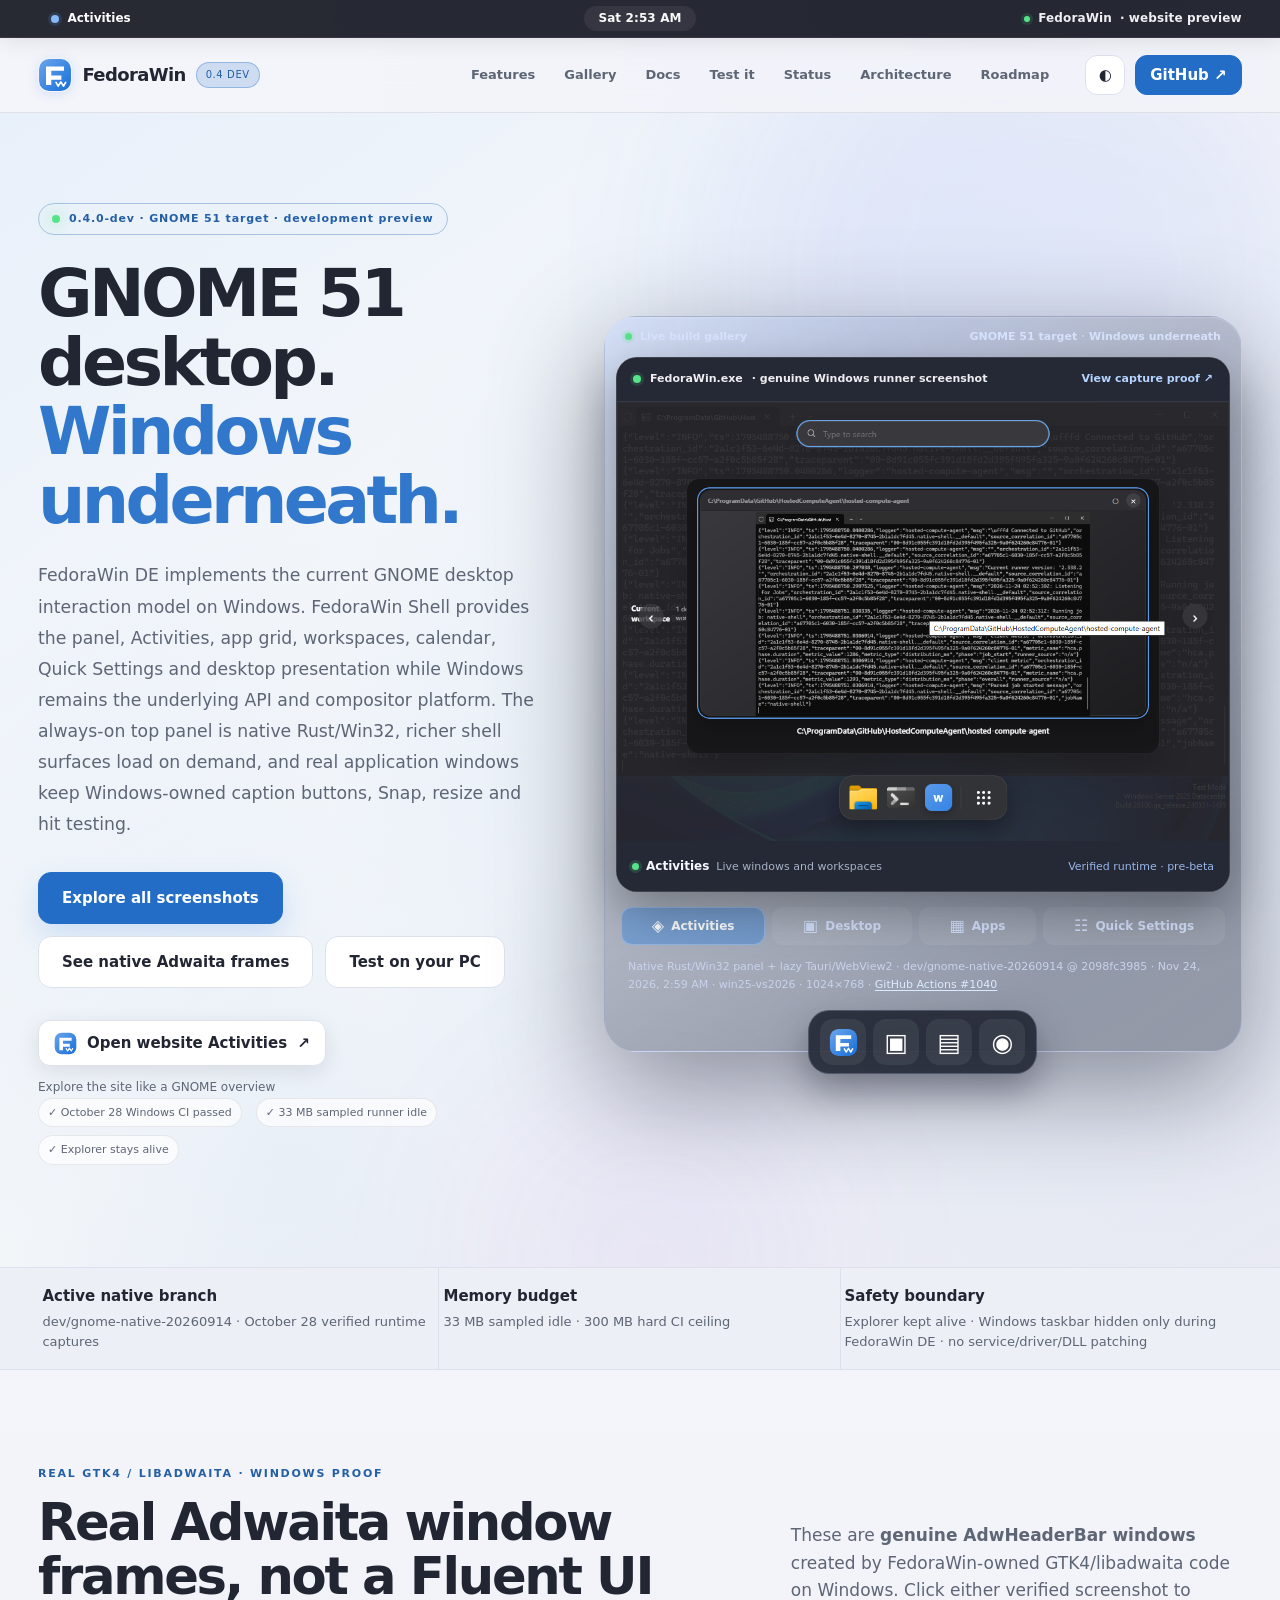
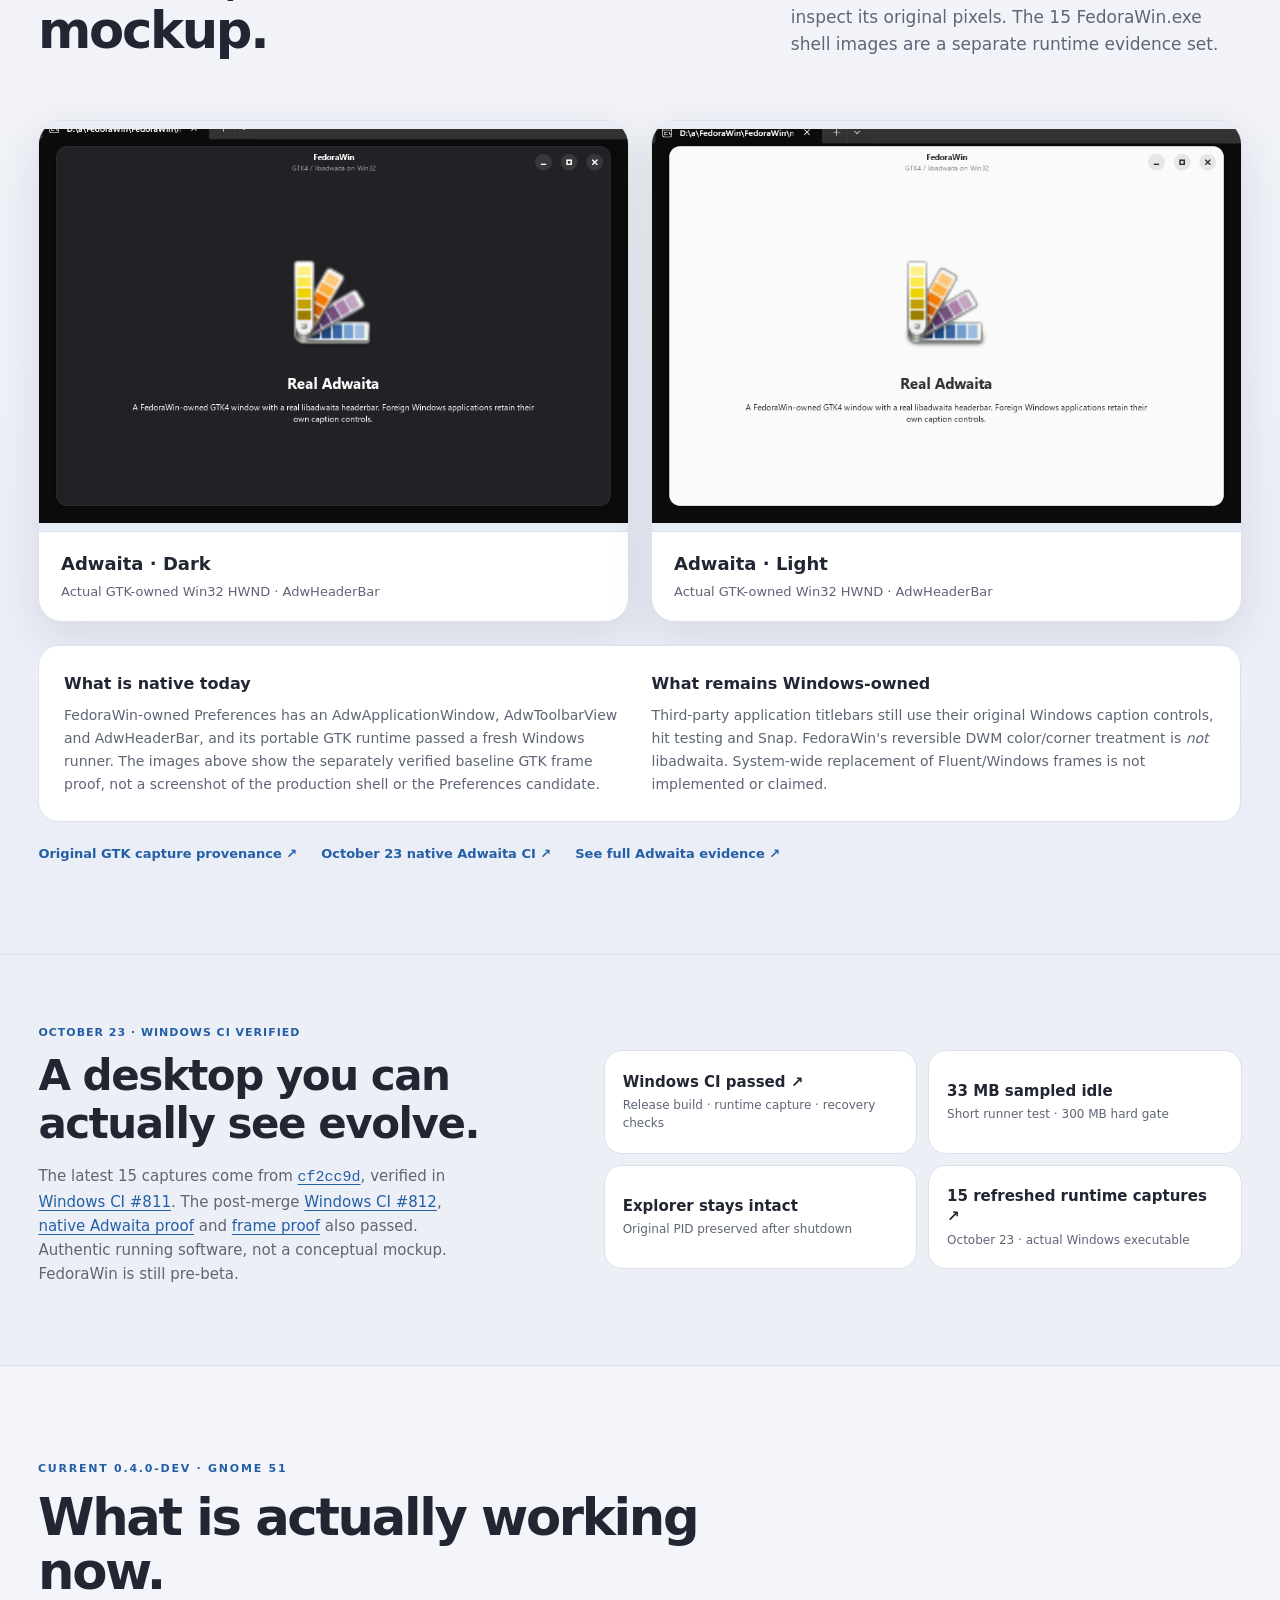
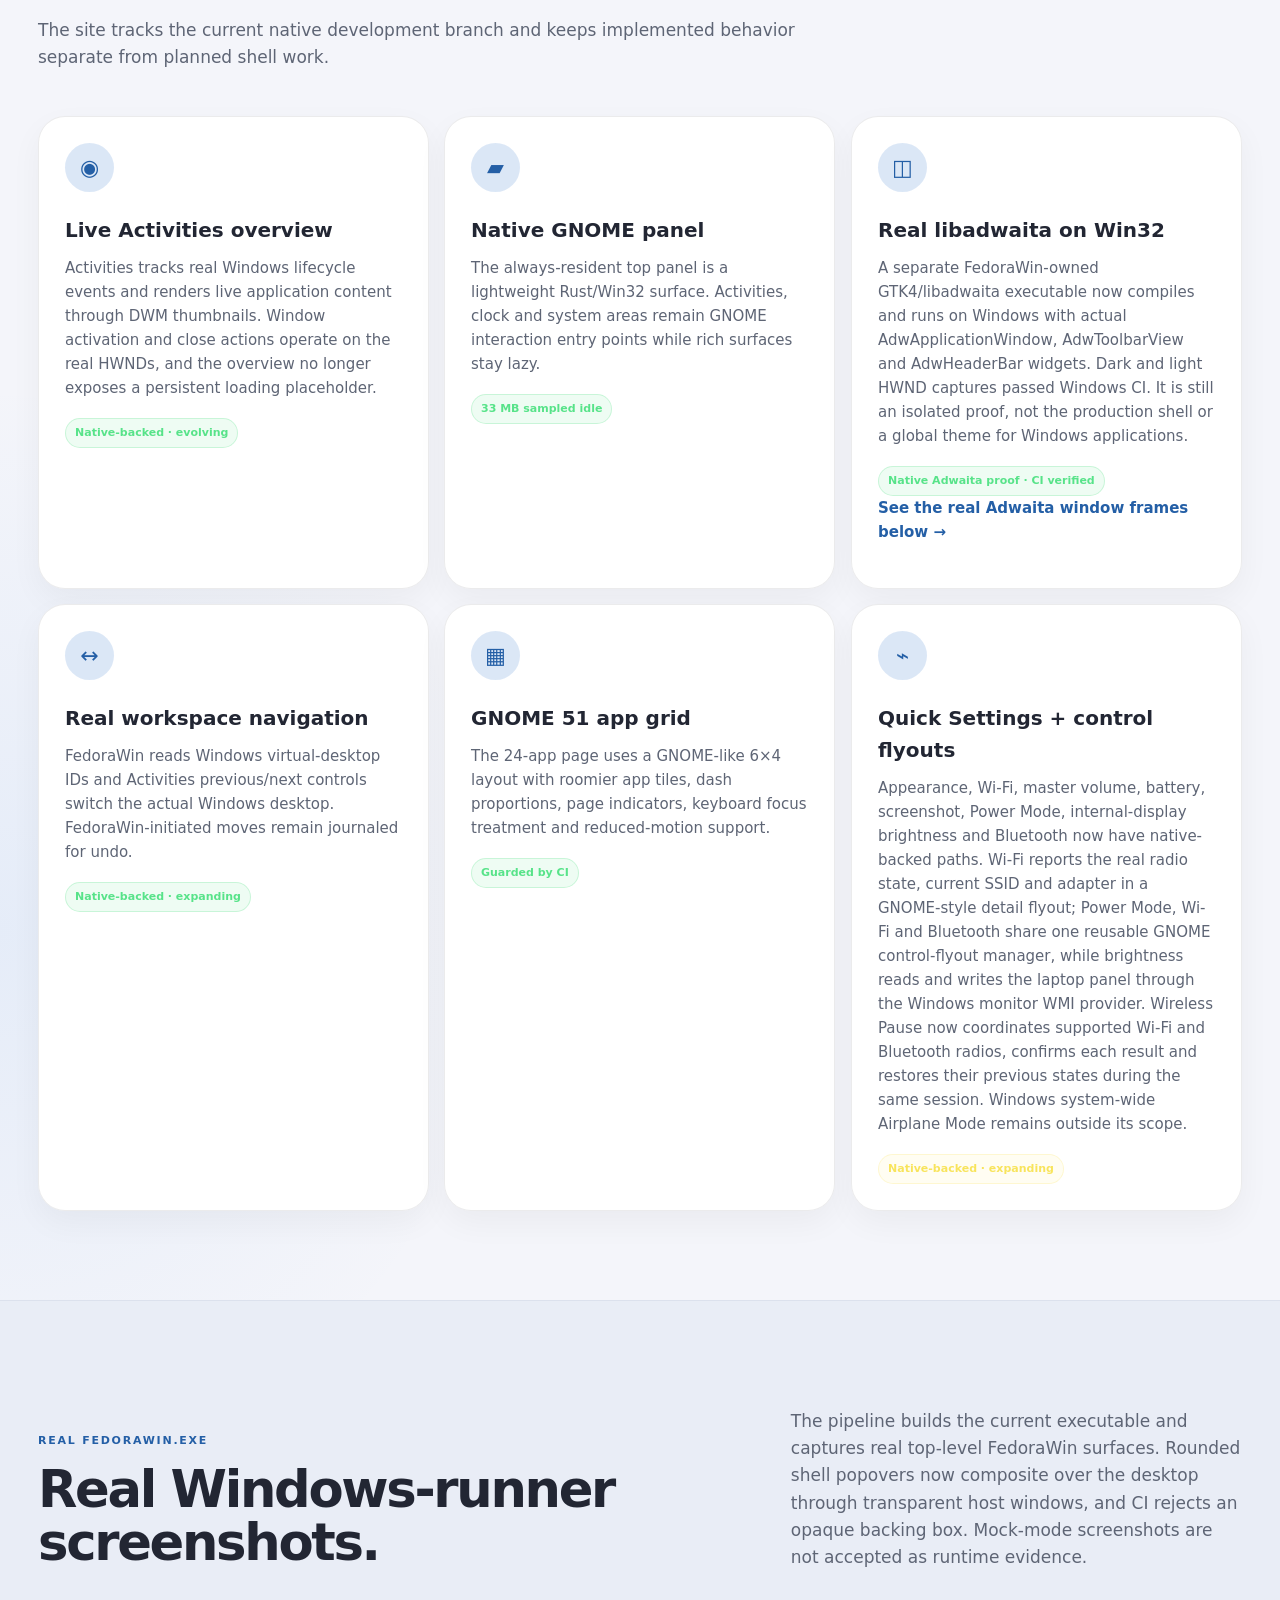
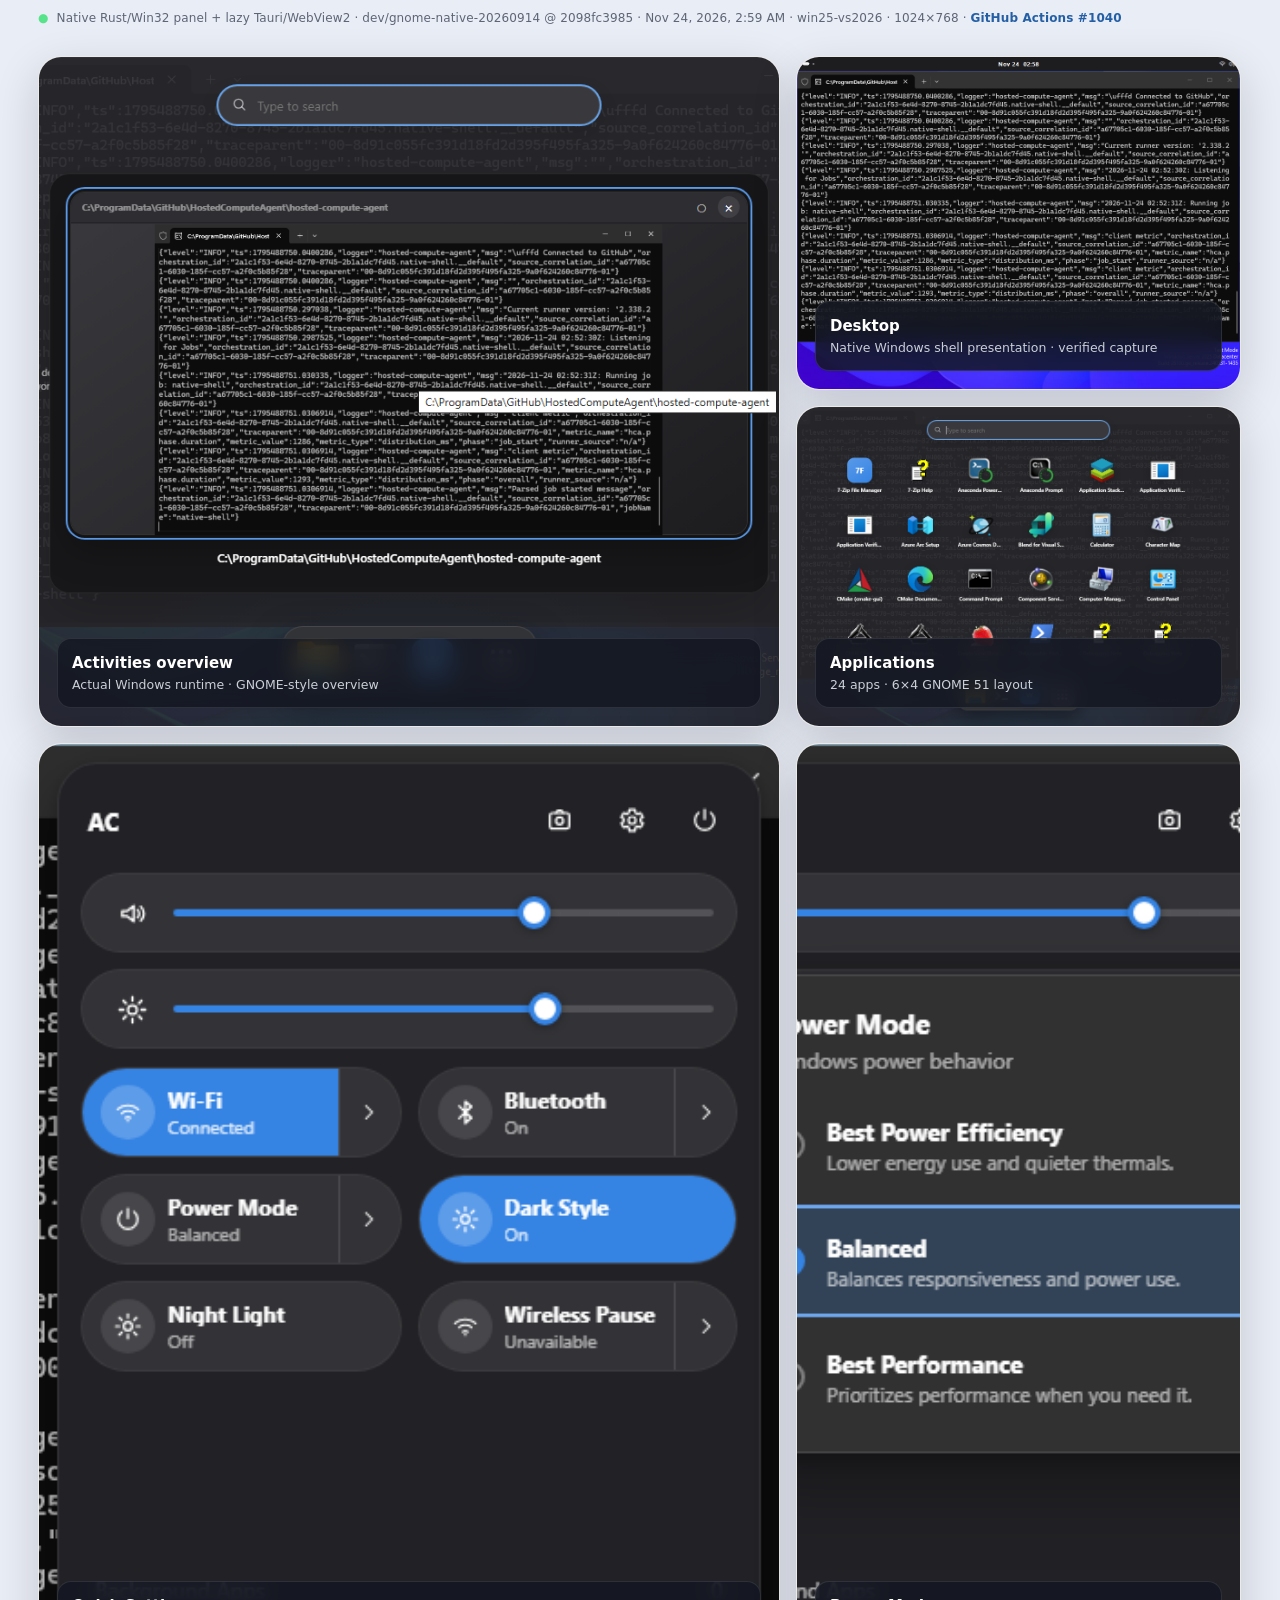
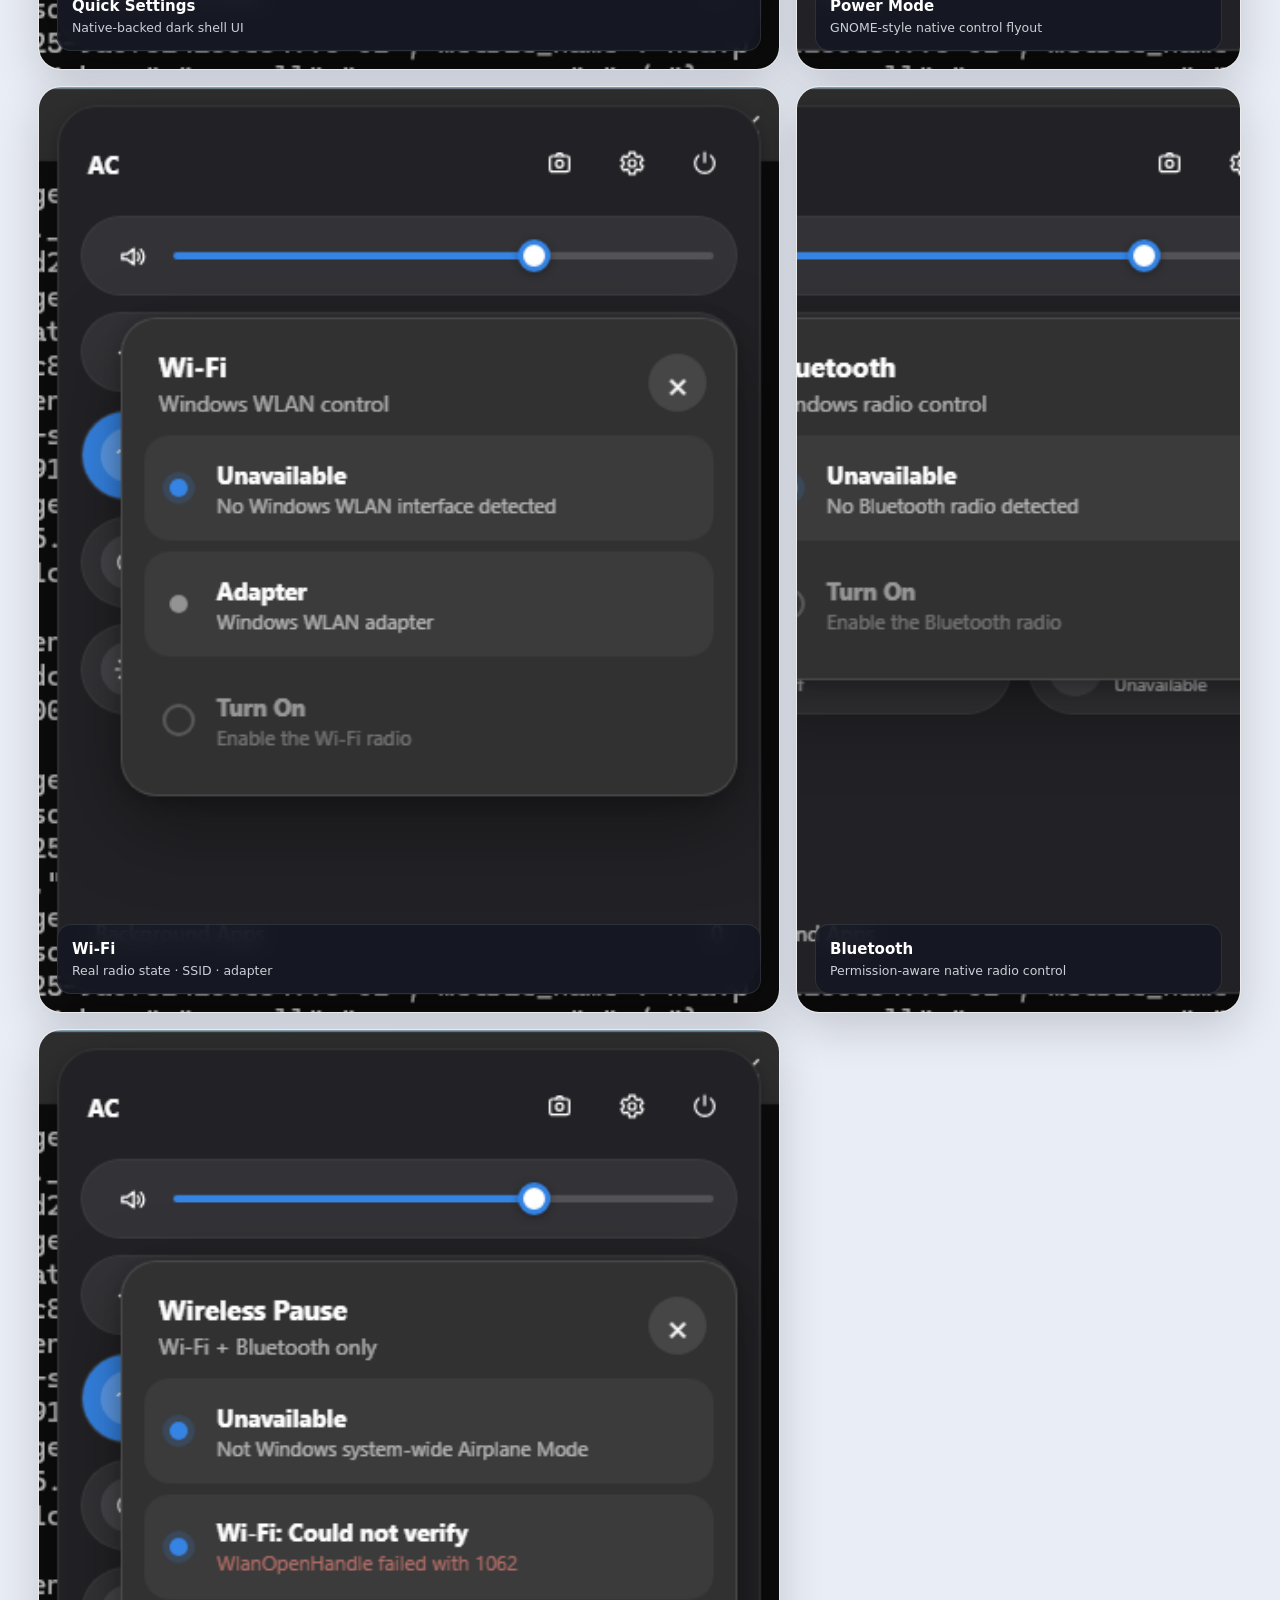
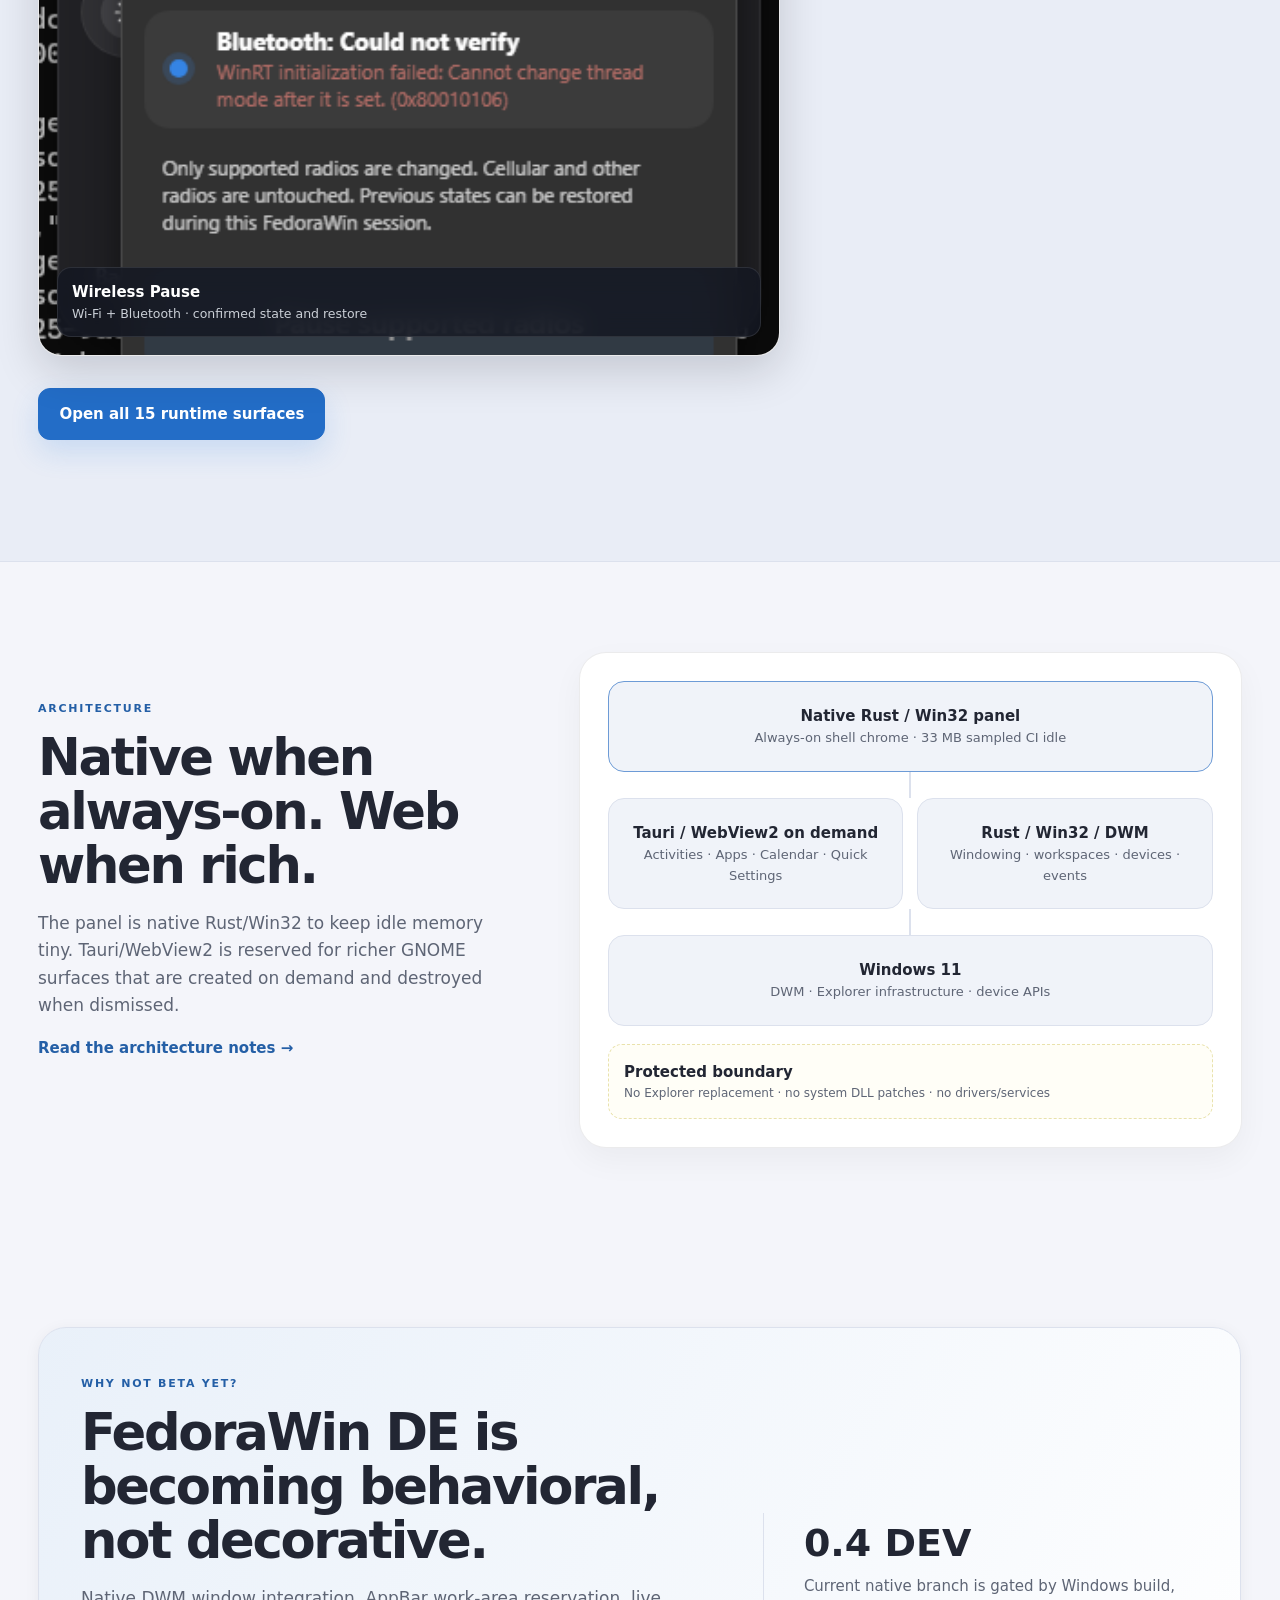
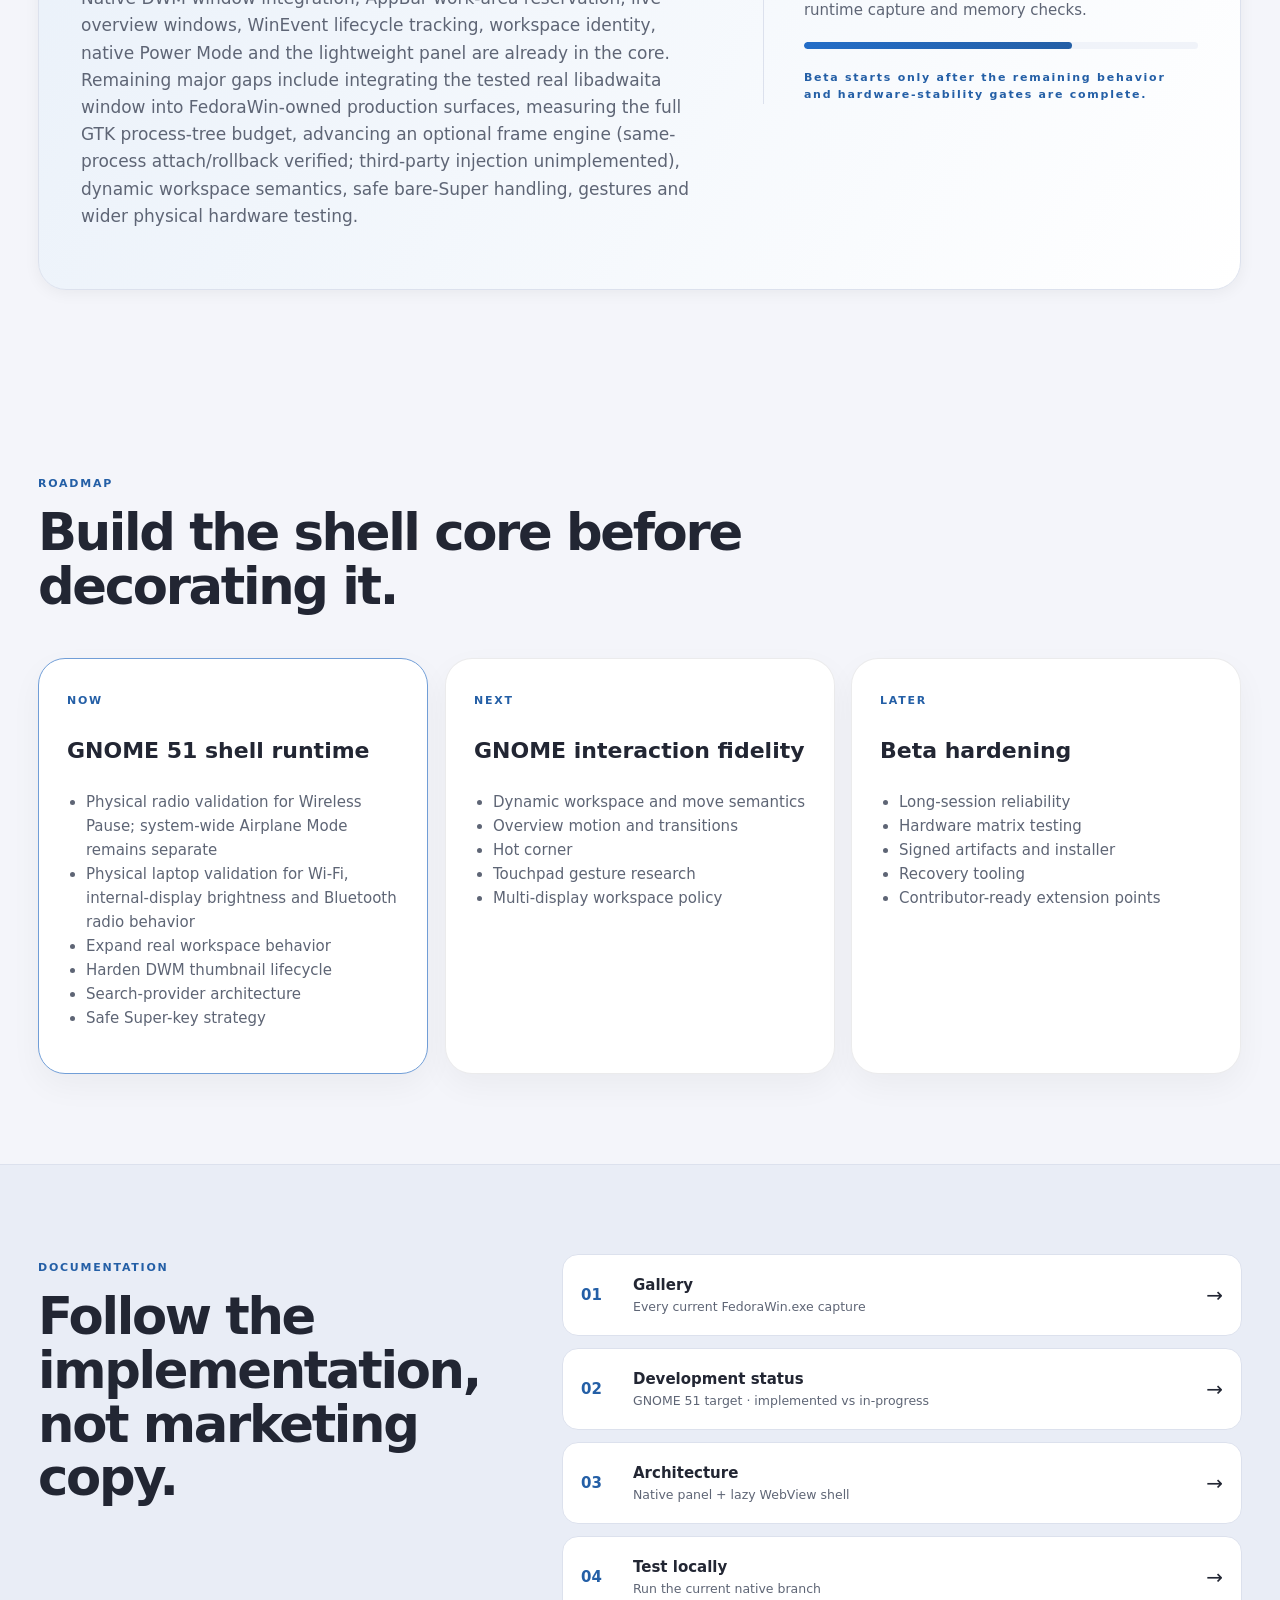
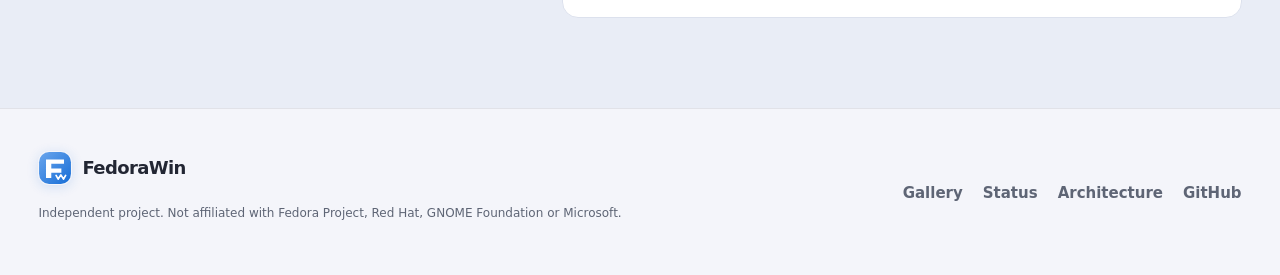
<file: docs/index.html>
<!doctype html>
<html lang="en" data-theme="dark">
<head>
<meta charset="utf-8"><meta name="viewport" content="width=device-width,initial-scale=1">
<meta name="theme-color" content="#15171a"><meta name="color-scheme" content="dark light">
<meta name="description" content="FedoraWin DE brings the current GNOME 51 desktop interaction model to Windows with a native Rust/Win32 panel, reversible DWM integration and lazy Tauri/WebView2 shell surfaces.">
<link rel="canonical" href="https://rayeen13.github.io/FedoraWin/"><link rel="icon" href="./assets/favicon.svg" type="image/svg+xml">
<meta property="og:title" content="FedoraWin — GNOME 51 desktop for Windows"><meta property="og:description" content="Real FedoraWin desktop captures, a native Rust/Win32 panel and GNOME 51-inspired interactions on Windows. Pre-beta, with a 33 MB sampled CI idle baseline."><meta property="og:type" content="website"><meta property="og:url" content="https://rayeen13.github.io/FedoraWin/"><meta property="og:image" content="https://rayeen13.github.io/FedoraWin/assets/runtime/desktop.png">
<title>FedoraWin — GNOME 51 desktop for Windows</title><link rel="stylesheet" href="./styles.css">
</head><body>
<a class="skip" href="#main">Skip to content</a>
<header class="nav"><div class="wrap nav-inner">
<a class="brand" href="#top"><img class="mark" src="./assets/fedorawin-logo.svg" alt="" width="34" height="34"><b>FedoraWin</b><em>0.4 dev</em></a>
<nav class="links" aria-label="Primary"><a href="#features">Features</a><a href="./gallery.html">Gallery</a><a href="./getting-started.html">Test it</a><a href="./status.html">Status</a><a href="./architecture.html">Architecture</a><a href="#roadmap">Roadmap</a></nav>
<div class="nav-actions"><button id="theme" class="icon" aria-label="Toggle theme">◐</button><a class="github" href="https://github.com/Rayeen13/FedoraWin" target="_blank" rel="noreferrer">GitHub ↗</a><button id="menu" class="icon mobile-only" aria-label="Open menu" aria-expanded="false">☰</button></div>
</div><div id="mobileNav" class="mobile-nav"><a href="#features">Features</a><a href="./gallery.html">Gallery</a><a href="./getting-started.html">Test it</a><a href="./status.html">Status</a><a href="./architecture.html">Architecture</a><a href="#roadmap">Roadmap</a></div></header>

<main id="main">
<section class="hero" id="top"><div class="orb one"></div><div class="orb two"></div><div class="wrap hero-grid">
<div class="hero-copy reveal"><div class="eyebrow"><i></i> 0.4.0-dev · GNOME 51 target · development preview</div><h1>GNOME 51 desktop.<br><span>Windows underneath.</span></h1>
<p>FedoraWin DE implements the current GNOME desktop interaction model on Windows. FedoraWin Shell provides the panel, Activities, app grid, workspaces, calendar, Quick Settings and desktop presentation while Windows remains the underlying API and compositor platform. The always-on top panel is native Rust/Win32, richer shell surfaces load on demand, and real application windows keep Windows-owned caption buttons, Snap, resize and hit testing.</p>
<div class="cta"><a class="btn primary" href="./gallery.html">Explore all screenshots</a><a class="btn ghost" href="#adwaita-frames">See native Adwaita frames</a><a class="btn ghost" href="./getting-started.html">Test on your PC</a></div>
<div class="hero-actions"><button type="button" class="hero-actions__overview" id="heroActivities"><img src="./assets/fedorawin-logo.svg" alt="" width="23" height="23"> Open website Activities <span aria-hidden="true">↗</span></button><span class="hero-actions__hint">Explore the site like a GNOME overview</span></div>
<div class="proof"><span>✓ October 28 Windows CI passed</span><span>✓ 33 MB sampled runner idle</span><span>✓ Explorer stays alive</span></div></div>
<div class="hero-shot reveal delay">
<div class="desktop-demo" aria-label="FedoraWin executable screenshot showcase">
  <div class="desktop-demo__top"><span class="desktop-demo__identity"><span class="desktop-demo__led" aria-hidden="true"></span> Live build gallery</span><span>GNOME 51 target <span class="desktop-demo__separator" aria-hidden="true">·</span> Windows underneath</span></div>
  <div class="window desktop-demo__window" data-hero-stage data-view="activities">
    <div class="capture-label"><span><i aria-hidden="true"></i> FedoraWin.exe <span class="capture-label__extra">· genuine Windows runner screenshot</span></span><a data-ci-run-link href="https://github.com/Rayeen13/FedoraWin/actions/runs/39543976926" rel="noreferrer" target="_blank">View capture proof ↗</a></div>
    <div class="desktop-demo__screen"><img data-hero-preview data-runtime-shot="activities" src="./assets/runtime/activities.png" alt="Actual FedoraWin Activities overview captured on the Windows CI runner" width="1024" height="736"></div>
    <div class="desktop-demo__footer"><span><span class="desktop-demo__live-dot"></span> <strong data-hero-title>Activities</strong> <span data-hero-detail>Real desktop overview · Windows-runner capture</span></span><span class="desktop-demo__verified">Verified runtime · pre-beta</span></div>
  </div>
  <div class="desktop-demo__switcher" role="group" aria-label="Choose a real FedoraWin screenshot">
    <button type="button" class="desktop-demo__tab is-active" data-hero-screenshot="activities" data-hero-alt="FedoraWin Activities overview captured from the real executable" data-hero-title="Activities" data-hero-detail="Live windows and workspaces" aria-pressed="true"><span aria-hidden="true">◈</span> Activities</button>
    <button type="button" class="desktop-demo__tab" data-hero-screenshot="desktop" data-hero-alt="FedoraWin desktop with native top panel and GNOME Roundhex wallpaper" data-hero-title="Desktop" data-hero-detail="Native panel · real desktop" aria-pressed="false"><span aria-hidden="true">▣</span> Desktop</button>
    <button type="button" class="desktop-demo__tab" data-hero-screenshot="apps" data-hero-alt="FedoraWin 6 by 4 app grid captured from the real executable" data-hero-title="App grid" data-hero-detail="Applications · real capture" aria-pressed="false"><span aria-hidden="true">▦</span> Apps</button>
    <button type="button" class="desktop-demo__tab" data-hero-screenshot="quick_settings_dark" data-hero-alt="FedoraWin native-backed Quick Settings in dark mode captured on Windows" data-hero-title="Quick Settings" data-hero-detail="Dark shell controls · real capture" aria-pressed="false"><span aria-hidden="true">☷</span> Quick Settings</button>
  </div>
  <p class="desktop-demo__provenance" data-ci-provenance>Real FedoraWin runtime · captured on Windows CI · source and timestamp verified</p>
  <nav class="hero-dock" aria-label="Website shortcuts"><a href="./index.html" aria-label="Website home" title="Home"><img src="./assets/fedorawin-logo.svg" alt="" width="29" height="29"></a><a href="./gallery.html" aria-label="Screenshot gallery" title="Gallery">▣</a><a href="./docs.html" aria-label="Documentation" title="Docs">▤</a><a href="./status.html" aria-label="Development status" title="Status">◉</a></nav>
</div>
</div>
</div></section>

<section class="strip"><div class="wrap strip-grid"><div><b>Active native branch</b><span>dev/gnome-native-20260914 · October 28 verified runtime captures</span></div><div><b>Memory budget</b><span>33 MB sampled idle · 300 MB hard CI ceiling</span></div><div><b>Safety boundary</b><span>Explorer kept alive · Windows taskbar hidden only during FedoraWin DE · no service/driver/DLL patching</span></div></div></section>

<section class="section adwaita-frames" id="adwaita-frames" aria-labelledby="adwaita-frames-title"><div class="wrap">
  <div class="heading split reveal"><div><small>REAL GTK4 / LIBADWAITA · WINDOWS PROOF</small><h2 id="adwaita-frames-title">Real Adwaita window frames, not a Fluent UI mockup.</h2></div><p>These are <strong>genuine AdwHeaderBar windows</strong> created by FedoraWin-owned GTK4/libadwaita code on Windows. Click either verified screenshot to inspect its original pixels. The 15 FedoraWin.exe shell images are a separate runtime evidence set.</p></div>
  <div class="adwaita-frames__grid">
    <button type="button" class="adwaita-frames__shot reveal" data-image="./assets/adwaita/adwaita-dark.png" data-caption="Real native GTK4/libadwaita window · Dark · original Windows-runner capture"><img src="./assets/adwaita/adwaita-dark.png" alt="Real dark GTK4/libadwaita window with the GNOME-style native headerbar on Windows" loading="lazy"><span><b>Adwaita · Dark</b><small>Actual GTK-owned Win32 HWND · AdwHeaderBar</small></span></button>
    <button type="button" class="adwaita-frames__shot reveal" data-image="./assets/adwaita/adwaita-light.png" data-caption="Real native GTK4/libadwaita window · Light · original Windows-runner capture"><img src="./assets/adwaita/adwaita-light.png" alt="Real light GTK4/libadwaita window with the GNOME-style native headerbar on Windows" loading="lazy"><span><b>Adwaita · Light</b><small>Actual GTK-owned Win32 HWND · AdwHeaderBar</small></span></button>
  </div>
  <div class="adwaita-frames__note reveal"><div><b>What is native today</b><p>FedoraWin-owned Preferences has an AdwApplicationWindow, AdwToolbarView and AdwHeaderBar, and its portable GTK runtime passed a fresh Windows runner. The images above show the separately verified baseline GTK frame proof, not a screenshot of the production shell or the Preferences candidate.</p></div><div><b>What remains Windows-owned</b><p>Third-party application titlebars still use their original Windows caption controls, hit testing and Snap. FedoraWin's reversible DWM color/corner treatment is <em>not</em> libadwaita. System-wide replacement of Fluent/Windows frames is not implemented or claimed.</p></div></div>
  <p class="adwaita-frames__sources"><a href="https://github.com/Rayeen13/FedoraWin/actions/runs/35572296452">Original GTK capture provenance ↗</a><a href="https://github.com/Rayeen13/FedoraWin/actions/runs/39912006392">October 23 native Adwaita CI ↗</a><a href="./gallery.html#real-adwaita">See full Adwaita evidence ↗</a></p>
</div></section>

<section class="release-evidence" aria-labelledby="release-evidence-title"><div class="wrap release-evidence__grid"><div><small>OCTOBER 23 · WINDOWS CI VERIFIED</small><h2 id="release-evidence-title">A desktop you can actually see evolve.</h2><p>The latest 15 captures come from <a href="https://github.com/Rayeen13/FedoraWin/commit/cf2cc9d474d40c6d5633a1e97c452129b51e8dbd"><code>cf2cc9d</code></a>, verified in <a data-ci-run-link href="https://github.com/Rayeen13/FedoraWin/actions/runs/39912002148">Windows CI #811</a>. The post-merge <a href="https://github.com/Rayeen13/FedoraWin/actions/runs/39912006409">Windows CI #812</a>, <a href="https://github.com/Rayeen13/FedoraWin/actions/runs/39912006392">native Adwaita proof</a> and <a href="https://github.com/Rayeen13/FedoraWin/actions/runs/39912006376">frame proof</a> also passed. Authentic running software, not a conceptual mockup. FedoraWin is still pre-beta.</p></div><div class="release-evidence__facts"><a href="https://github.com/Rayeen13/FedoraWin/actions/runs/39912006409"><b>Windows CI passed ↗</b><span>Release build · runtime capture · recovery checks</span></a><a href="./status.html#memory"><b>33 MB sampled idle</b><span>Short runner test · 300 MB hard gate</span></a><a href="./status.html#latest"><b>Explorer stays intact</b><span>Original PID preserved after shutdown</span></a><a href="./gallery.html"><b>15 refreshed runtime captures ↗</b><span>October 23 · actual Windows executable</span></a></div></div></section>

<section class="section" id="features"><div class="wrap"><div class="heading reveal"><small>CURRENT 0.4.0-DEV · GNOME 51</small><h2>What is actually working now.</h2><p>The site tracks the current native development branch and keeps implemented behavior separate from planned shell work.</p></div>
<div class="cards">
<article class="card reveal"><div class="glyph">◉</div><h3>Live Activities overview</h3><p>Activities tracks real Windows lifecycle events and renders live application content through DWM thumbnails. Window activation and close actions operate on the real HWNDs, and the overview no longer exposes a persistent loading placeholder.</p><label>Native-backed · evolving</label></article>
<article class="card reveal"><div class="glyph">▰</div><h3>Native GNOME panel</h3><p>The always-resident top panel is a lightweight Rust/Win32 surface. Activities, clock and system areas remain GNOME interaction entry points while rich surfaces stay lazy.</p><label>33 MB sampled idle</label></article>
<article class="card reveal"><div class="glyph">◫</div><h3>Real libadwaita on Win32</h3><p>A separate FedoraWin-owned GTK4/libadwaita executable now compiles and runs on Windows with actual AdwApplicationWindow, AdwToolbarView and AdwHeaderBar widgets. Dark and light HWND captures passed Windows CI. It is still an isolated proof, not the production shell or a global theme for Windows applications.</p><label>Native Adwaita proof · CI verified</label><p><a class="text-link" href="#adwaita-frames">See the real Adwaita window frames below →</a></p></article>
<article class="card reveal"><div class="glyph">↔</div><h3>Real workspace navigation</h3><p>FedoraWin reads Windows virtual-desktop IDs and Activities previous/next controls switch the actual Windows desktop. FedoraWin-initiated moves remain journaled for undo.</p><label>Native-backed · expanding</label></article>
<article class="card reveal"><div class="glyph">▦</div><h3>GNOME 51 app grid</h3><p>The 24-app page uses a GNOME-like 6×4 layout with roomier app tiles, dash proportions, page indicators, keyboard focus treatment and reduced-motion support.</p><label>Guarded by CI</label></article>
<article class="card reveal"><div class="glyph">⌁</div><h3>Quick Settings + control flyouts</h3><p>Appearance, Wi-Fi, master volume, battery, screenshot, Power Mode, internal-display brightness and Bluetooth now have native-backed paths. Wi-Fi reports the real radio state, current SSID and adapter in a GNOME-style detail flyout; Power Mode, Wi-Fi and Bluetooth share one reusable GNOME control-flyout manager, while brightness reads and writes the laptop panel through the Windows monitor WMI provider. Wireless Pause now coordinates supported Wi-Fi and Bluetooth radios, confirms each result and restores their previous states during the same session. Windows system-wide Airplane Mode remains outside its scope.</p><label class="amber">Native-backed · expanding</label></article>
</div></div></section>

<section class="section gallery-section" id="screenshots"><div class="wrap"><div class="heading split reveal"><div><small>REAL FEDORAWIN.EXE</small><h2>Real Windows-runner screenshots.</h2></div><p>The pipeline builds the current executable and captures real top-level FedoraWin surfaces. Rounded shell popovers now composite over the desktop through transparent host windows, and CI rejects an opaque backing box. Mock-mode screenshots are not accepted as runtime evidence.</p></div>
<p class="ci-provenance reveal" data-ci-provenance>Runtime provenance appears automatically when the latest capture set is available.</p>
<div class="gallery">
<button class="shot wide reveal" data-runtime-shot="activities" data-image="./assets/runtime/activities.png" data-caption="Activities overview · real FedoraWin.exe capture"><img src="./assets/runtime/activities.png" alt="FedoraWin Activities with actual windows and workspace navigation"><span><b>Activities overview</b><small>Actual Windows runtime · GNOME-style overview</small></span></button>
<button class="shot reveal" data-runtime-shot="desktop" data-image="./assets/runtime/desktop.png" data-caption="FedoraWin desktop · real FedoraWin.exe capture"><img src="./assets/runtime/desktop.png" alt="Real FedoraWin desktop showing the native panel and GNOME 51 Roundhex wallpaper"><span><b>Desktop</b><small>Native Windows shell presentation · verified capture</small></span></button>
<button class="shot reveal" data-runtime-shot="apps" data-image="./assets/runtime/apps.png" data-caption="Applications grid · real FedoraWin.exe capture"><img src="./assets/runtime/apps.png" alt="FedoraWin applications grid"><span><b>Applications</b><small>24 apps · 6×4 GNOME 51 layout</small></span></button>
<button class="shot reveal" data-runtime-shot="quick_settings_dark" data-image="./assets/runtime/quick_settings_dark.png" data-caption="Quick Settings · real FedoraWin.exe capture"><img src="./assets/runtime/quick_settings_dark.png" alt="FedoraWin Quick Settings"><span><b>Quick Settings</b><small>Native-backed dark shell UI</small></span></button>
<button class="shot reveal" data-runtime-shot="power_mode" data-image="./assets/runtime/power_mode.png" data-caption="Power Mode flyout · real FedoraWin.exe capture"><img src="./assets/runtime/power_mode.png" alt="FedoraWin Power Mode flyout"><span><b>Power Mode</b><small>GNOME-style native control flyout</small></span></button>
<button class="shot reveal" data-runtime-shot="wifi" data-image="./assets/runtime/wifi.png" data-caption="Wi-Fi flyout · real FedoraWin.exe capture"><img src="./assets/runtime/wifi.png" alt="FedoraWin Wi-Fi flyout"><span><b>Wi-Fi</b><small>Real radio state · SSID · adapter</small></span></button>
<button class="shot reveal" data-runtime-shot="bluetooth" data-image="./assets/runtime/bluetooth.png" data-caption="Bluetooth flyout · real FedoraWin.exe capture"><img src="./assets/runtime/bluetooth.png" alt="FedoraWin Bluetooth flyout"><span><b>Bluetooth</b><small>Permission-aware native radio control</small></span></button>
<button class="shot reveal" data-runtime-shot="radio_pause" data-image="./assets/runtime/radio_pause.png" data-caption="Wireless Pause · real FedoraWin.exe capture"><img src="./assets/runtime/radio_pause.png" alt="FedoraWin Wireless Pause"><span><b>Wireless Pause</b><small>Wi-Fi + Bluetooth · confirmed state and restore</small></span></button>
</div>
<div class="cta"><a class="btn primary" href="./gallery.html">Open all 15 runtime surfaces</a></div>
</div></section>

<section class="section architecture"><div class="wrap arch-grid"><div class="heading reveal"><small>ARCHITECTURE</small><h2>Native when always-on. Web when rich.</h2><p>The panel is native Rust/Win32 to keep idle memory tiny. Tauri/WebView2 is reserved for richer GNOME surfaces that are created on demand and destroyed when dismissed.</p><a class="text-link" href="./architecture.html">Read the architecture notes →</a></div>
<div class="stack reveal"><div class="node accent"><b>Native Rust / Win32 panel</b><span>Always-on shell chrome · 33 MB sampled CI idle</span></div><div class="connector"></div><div class="node-row"><div class="node"><b>Tauri / WebView2 on demand</b><span>Activities · Apps · Calendar · Quick Settings</span></div><div class="node"><b>Rust / Win32 / DWM</b><span>Windowing · workspaces · devices · events</span></div></div><div class="connector"></div><div class="node"><b>Windows 11</b><span>DWM · Explorer infrastructure · device APIs</span></div><div class="boundary"><b>Protected boundary</b><span>No Explorer replacement · no system DLL patches · no drivers/services</span></div></div></div></section>

<section class="section alpha"><div class="wrap alpha-box reveal"><div><small>WHY NOT BETA YET?</small><h2>FedoraWin DE is becoming behavioral, not decorative.</h2><p>Native DWM window integration, AppBar work-area reservation, live overview windows, WinEvent lifecycle tracking, workspace identity, native Power Mode and the lightweight panel are already in the core. Remaining major gaps include integrating the tested real libadwaita window into FedoraWin-owned production surfaces, measuring the full GTK process-tree budget, advancing an <a href="./frame-engine.html">optional frame engine</a> (same-process attach/rollback verified; third-party injection unimplemented), dynamic workspace semantics, safe bare-Super handling, gestures and wider physical hardware testing.</p></div><div class="alpha-status"><b>0.4 DEV</b><span>Current native branch is gated by Windows build, runtime capture and memory checks.</span><div class="meter"><i></i></div><small>Beta starts only after the remaining behavior and hardware-stability gates are complete.</small></div></div></section>

<section class="section" id="roadmap"><div class="wrap"><div class="heading reveal"><small>ROADMAP</small><h2>Build the shell core before decorating it.</h2></div>
<div class="roadmap"><article class="road current reveal"><small>NOW</small><h3>GNOME 51 shell runtime</h3><ul><li>Physical radio validation for Wireless Pause; system-wide Airplane Mode remains separate</li><li>Physical laptop validation for Wi-Fi, internal-display brightness and Bluetooth radio behavior</li><li>Expand real workspace behavior</li><li>Harden DWM thumbnail lifecycle</li><li>Search-provider architecture</li><li>Safe Super-key strategy</li></ul></article>
<article class="road reveal"><small>NEXT</small><h3>GNOME interaction fidelity</h3><ul><li>Dynamic workspace and move semantics</li><li>Overview motion and transitions</li><li>Hot corner</li><li>Touchpad gesture research</li><li>Multi-display workspace policy</li></ul></article>
<article class="road reveal"><small>LATER</small><h3>Beta hardening</h3><ul><li>Long-session reliability</li><li>Hardware matrix testing</li><li>Signed artifacts and installer</li><li>Recovery tooling</li><li>Contributor-ready extension points</li></ul></article></div>
</div></section>

<section class="section docs-call"><div class="wrap docs-grid"><div class="heading reveal"><small>DOCUMENTATION</small><h2>Follow the implementation, not marketing copy.</h2></div><div class="doc-links reveal"><a href="./gallery.html"><span>01</span><div><b>Gallery</b><small>Every current FedoraWin.exe capture</small></div><em>→</em></a><a href="./status.html"><span>02</span><div><b>Development status</b><small>GNOME 51 target · implemented vs in-progress</small></div><em>→</em></a><a href="./architecture.html"><span>03</span><div><b>Architecture</b><small>Native panel + lazy WebView shell</small></div><em>→</em></a><a href="./getting-started.html"><span>04</span><div><b>Test locally</b><small>Run the current native branch</small></div><em>→</em></a></div></div></section>
</main>

<footer><div class="wrap footer-inner"><div><span class="brand"><img class="mark" src="./assets/fedorawin-logo.svg" alt="" width="34" height="34"><b>FedoraWin</b></span><p>Independent project. Not affiliated with Fedora Project, Red Hat, GNOME Foundation or Microsoft.</p></div><div><a href="./gallery.html">Gallery</a><a href="./status.html">Status</a><a href="./architecture.html">Architecture</a><a href="https://github.com/Rayeen13/FedoraWin">GitHub</a></div></div></footer>
<div class="lightbox" id="lightbox" aria-hidden="true"><button aria-label="Close">×</button><figure><img alt=""><figcaption></figcaption></figure></div>
<script src="./app.js"></script></body></html>
</file>
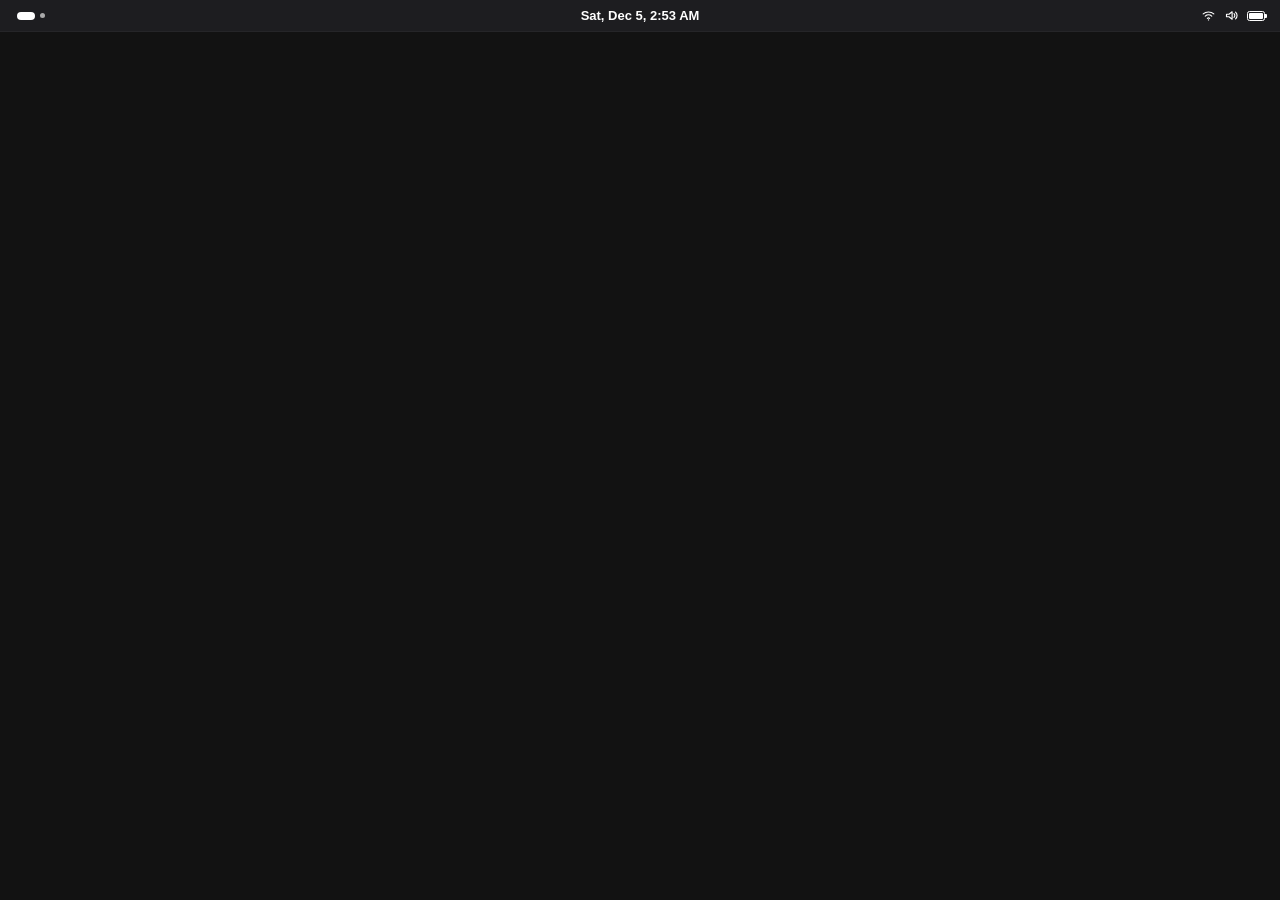
<file: ui/index.html>
<!doctype html>
<html lang="en">
<head>
  <meta charset="utf-8" />
  <meta name="viewport" content="width=device-width,initial-scale=1" />
  <title>FedoraWin</title>
  <link rel="stylesheet" href="styles.css" />
  <link rel="stylesheet" href="adwaita.css" />
  <link rel="stylesheet" href="gnome51.css" />
  <link rel="stylesheet" href="workspace-ready.css" />
</head>
<body>
  <main id="app"></main>
  <script src="app.js"></script>
  <script src="workspace-ready.js"></script>
  <script src="control-flyouts.js"></script>
  <script src="brightness.js"></script>
  <script src="wifi.js"></script>
  <script src="bluetooth.js"></script>
  <script src="radio-pause.js"></script>
  <script src="power-mode.js"></script>
</body>
</html>
</file>
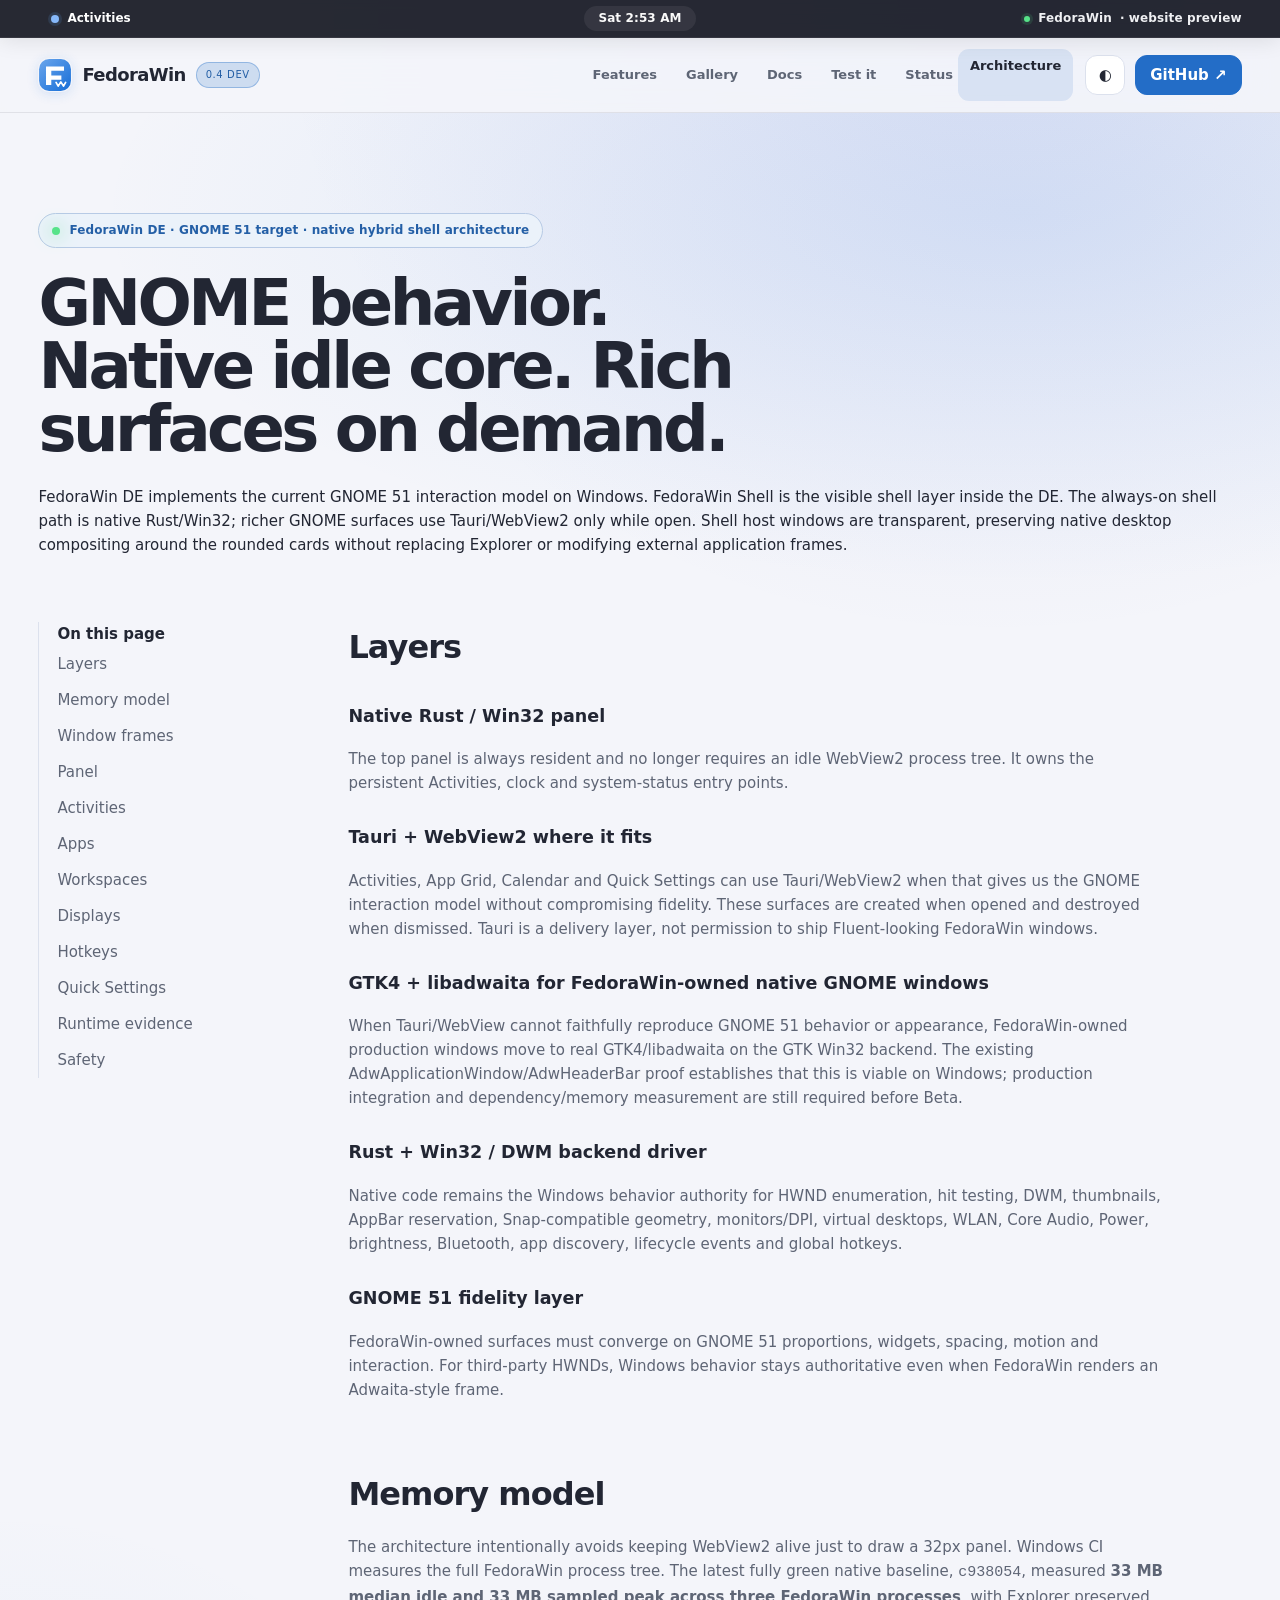
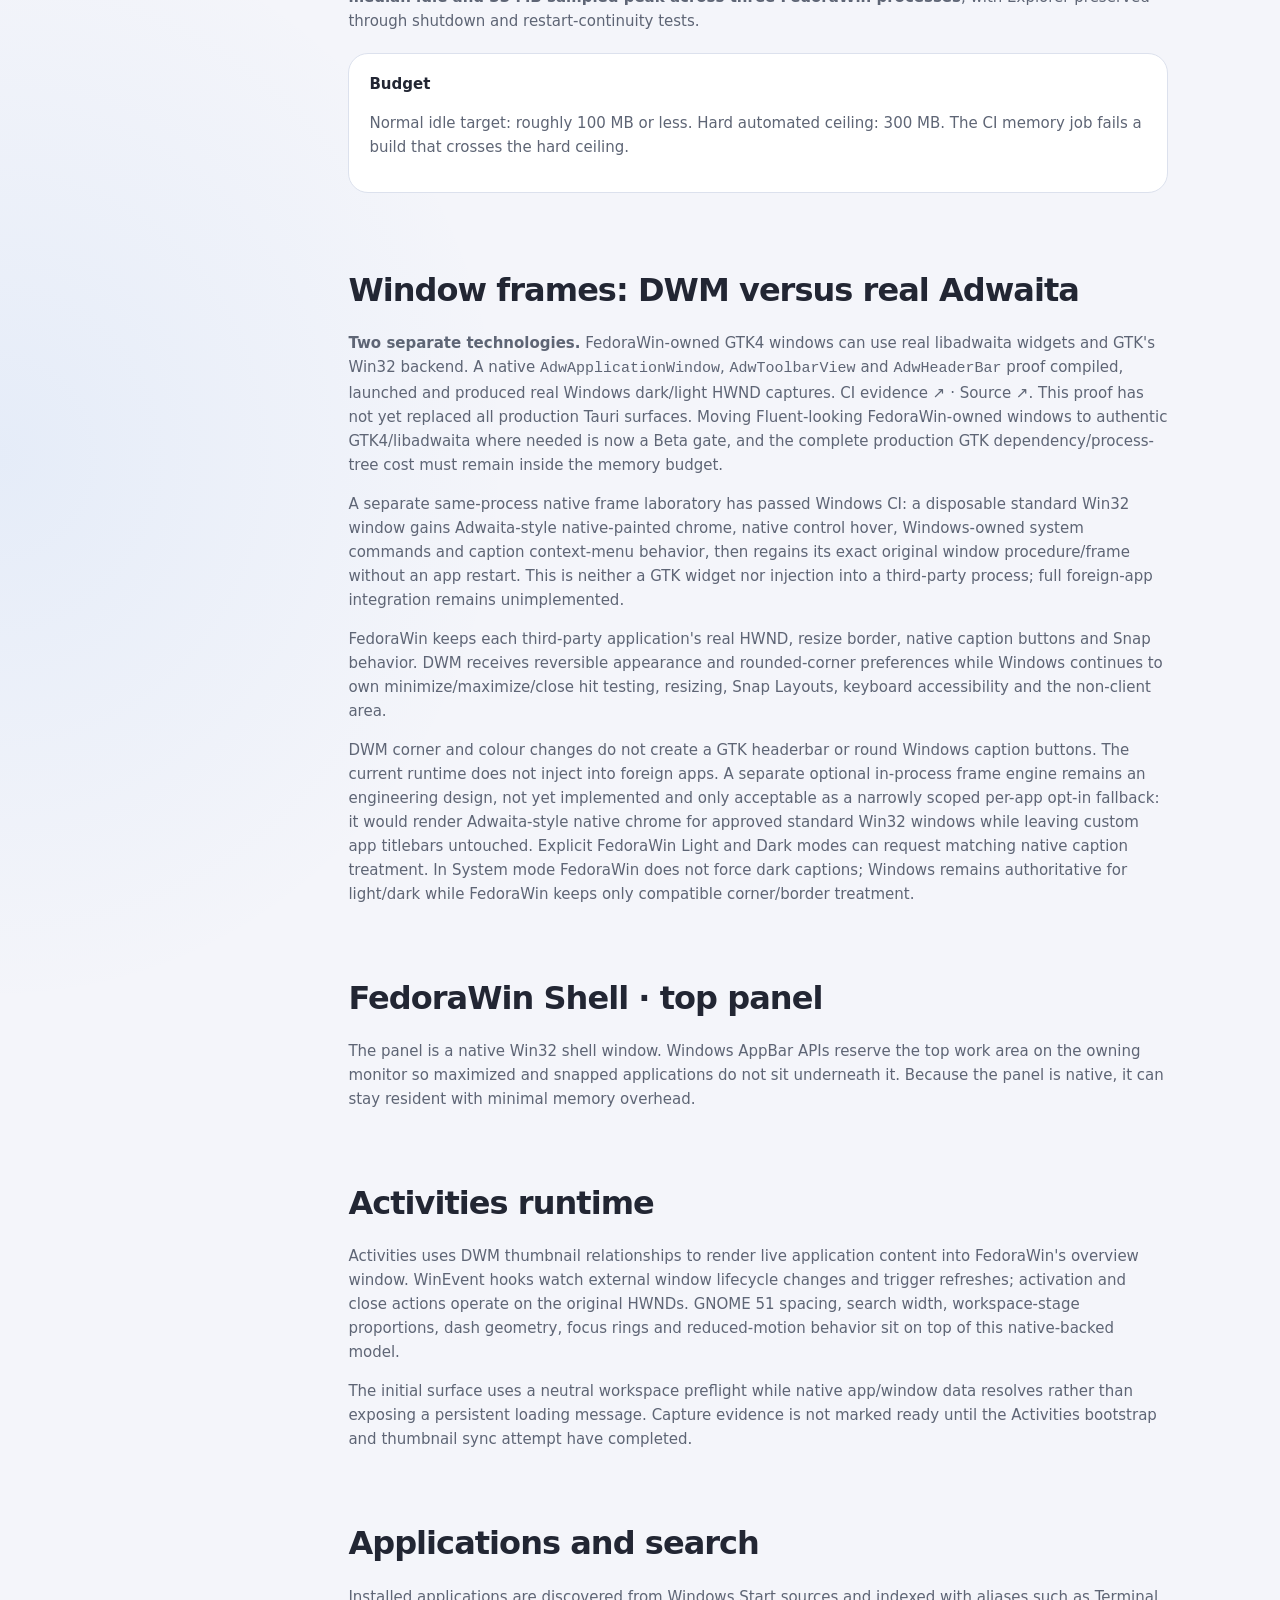
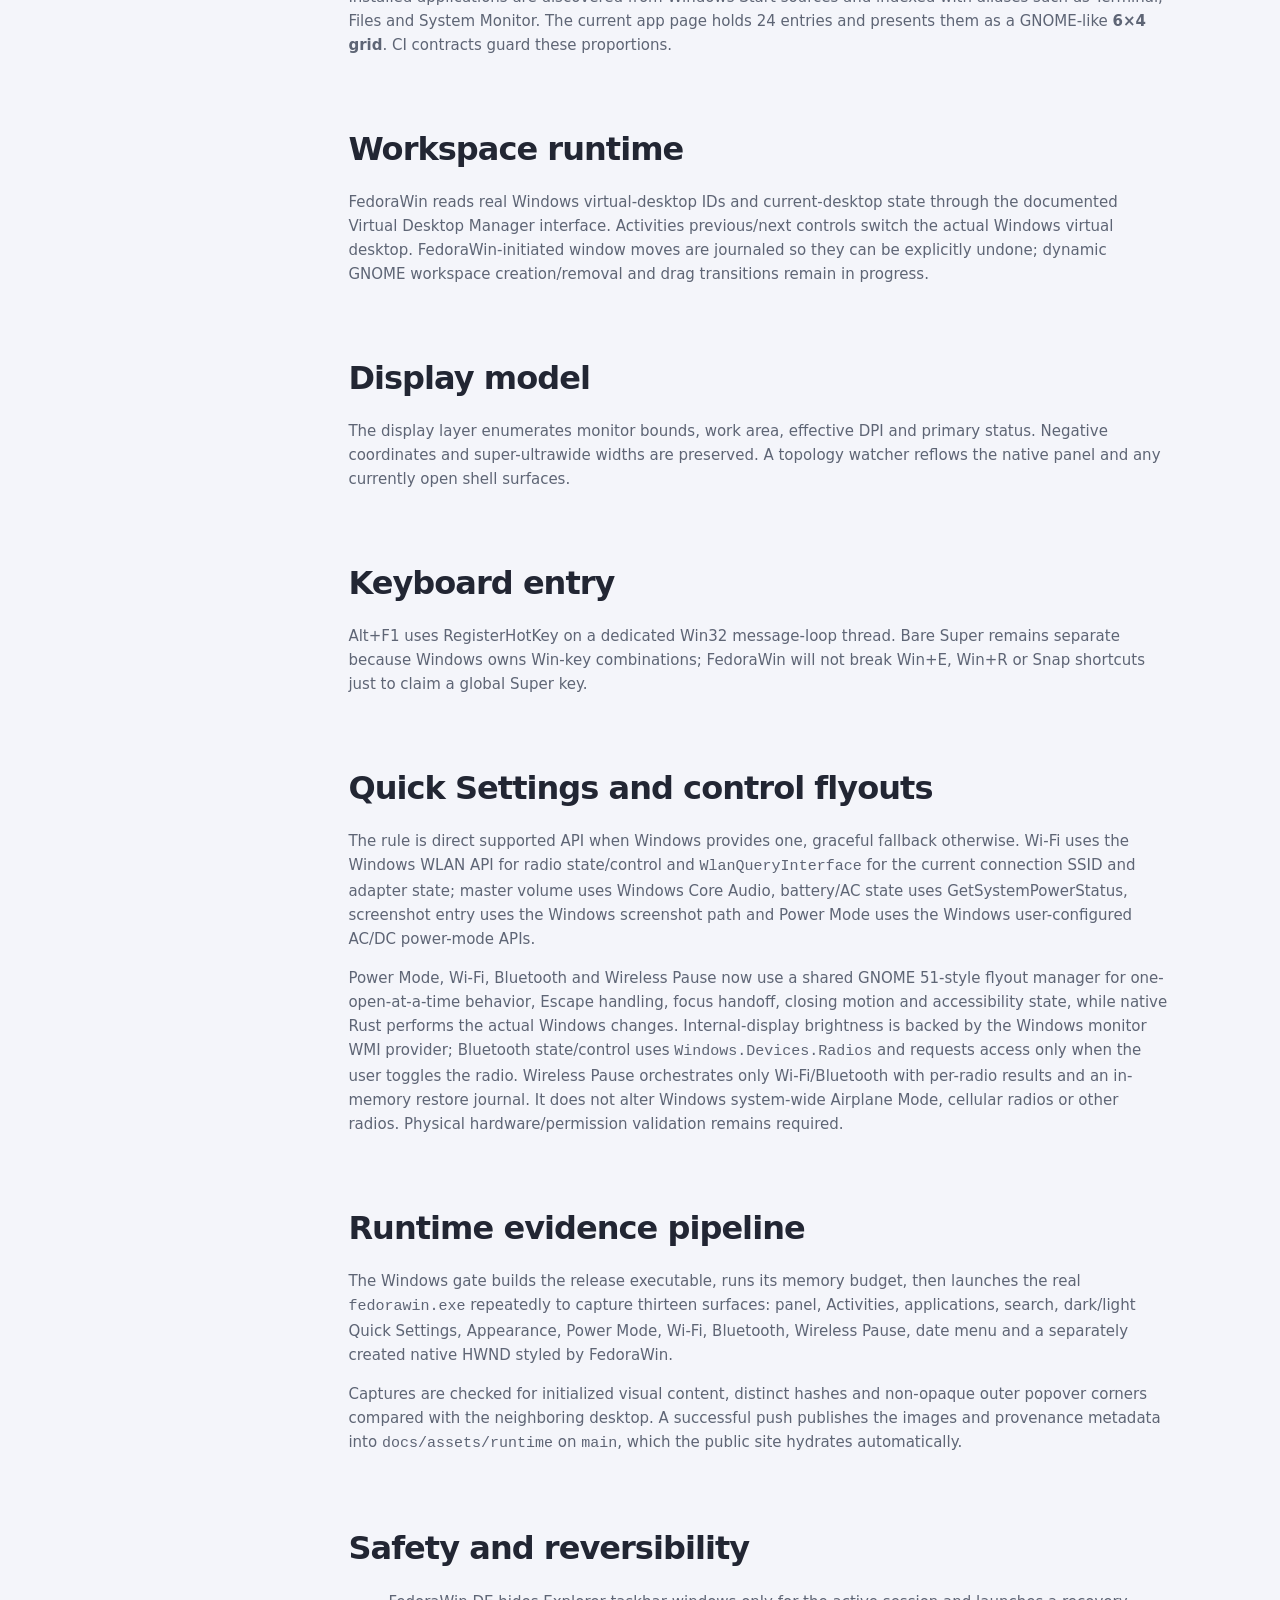
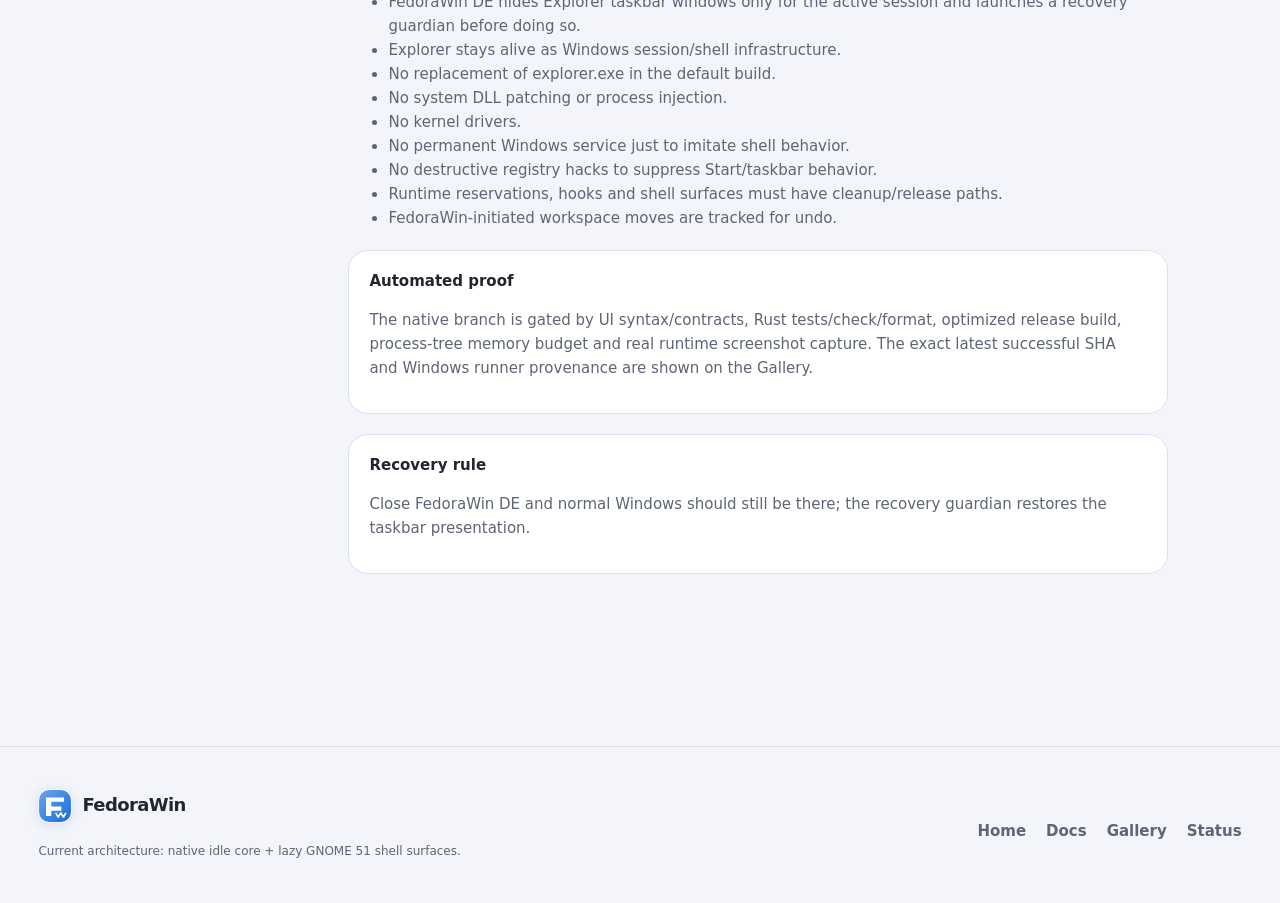
<file: docs/architecture.html>
<!doctype html><html lang="en" data-theme="dark"><head><meta charset="utf-8"><meta name="viewport" content="width=device-width,initial-scale=1"><meta name="description" content="FedoraWin architecture: GNOME 51 shell target using Tauri where practical, Rust/Win32 as the Windows backend driver, GTK4/libadwaita for FedoraWin-owned native GNOME windows where needed, and reversible optional frame integration."><link rel="canonical" href="https://rayeen13.github.io/FedoraWin/architecture.html"><link rel="icon" href="./assets/favicon.svg" type="image/svg+xml"><title>Architecture · FedoraWin</title><link rel="stylesheet" href="./styles.css"></head><body>
<header class="nav"><div class="wrap nav-inner"><a class="brand" href="./index.html"><img class="mark" src="./assets/fedorawin-logo.svg" alt="" width="34" height="34"><b>FedoraWin</b><em>0.4 dev</em></a><nav class="links"><a href="./index.html#features">Features</a><a href="./gallery.html">Gallery</a><a href="./docs.html">Docs</a><a href="./getting-started.html">Test it</a><a href="./status.html">Status</a><a href="./architecture.html" aria-current="page">Architecture</a></nav><div class="nav-actions"><button id="theme" class="icon" aria-label="Toggle theme">◐</button><a class="github" href="https://github.com/Rayeen13/FedoraWin" target="_blank" rel="noreferrer">GitHub ↗</a><button id="menu" class="icon mobile-only" aria-label="Open menu" aria-expanded="false">☰</button></div></div><div id="mobileNav" class="mobile-nav"><a href="./index.html#features">Features</a><a href="./gallery.html">Gallery</a><a href="./docs.html">Docs</a><a href="./getting-started.html">Test it</a><a href="./status.html">Status</a><a href="./architecture.html">Architecture</a></div></header>
<main><section class="doc-hero"><div class="wrap"><div class="eyebrow"><i></i> FedoraWin DE · GNOME 51 target · native hybrid shell architecture</div><h1>GNOME behavior. Native idle core. Rich surfaces on demand.</h1><p class="hero-copy">FedoraWin DE implements the current GNOME 51 interaction model on Windows. FedoraWin Shell is the visible shell layer inside the DE. The always-on shell path is native Rust/Win32; richer GNOME surfaces use Tauri/WebView2 only while open. Shell host windows are transparent, preserving native desktop compositing around the rounded cards without replacing Explorer or modifying external application frames.</p></div></section>
<div class="wrap doc-layout"><aside class="toc"><b>On this page</b><a href="#layers">Layers</a><a href="#memory">Memory model</a><a href="#frames">Window frames</a><a href="#panel">Panel</a><a href="#activities-runtime">Activities</a><a href="#apps">Apps</a><a href="#workspaces">Workspaces</a><a href="#display">Displays</a><a href="#hotkeys">Hotkeys</a><a href="#quick">Quick Settings</a><a href="#evidence">Runtime evidence</a><a href="#safety">Safety</a></aside><article class="doc-content">
<section id="layers"><h2>Layers</h2><h3>Native Rust / Win32 panel</h3><p>The top panel is always resident and no longer requires an idle WebView2 process tree. It owns the persistent Activities, clock and system-status entry points.</p><h3>Tauri + WebView2 where it fits</h3><p>Activities, App Grid, Calendar and Quick Settings can use Tauri/WebView2 when that gives us the GNOME interaction model without compromising fidelity. These surfaces are created when opened and destroyed when dismissed. Tauri is a delivery layer, not permission to ship Fluent-looking FedoraWin windows.</p><h3>GTK4 + libadwaita for FedoraWin-owned native GNOME windows</h3><p>When Tauri/WebView cannot faithfully reproduce GNOME 51 behavior or appearance, FedoraWin-owned production windows move to real GTK4/libadwaita on the GTK Win32 backend. The existing AdwApplicationWindow/AdwHeaderBar proof establishes that this is viable on Windows; production integration and dependency/memory measurement are still required before Beta.</p><h3>Rust + Win32 / DWM backend driver</h3><p>Native code remains the Windows behavior authority for HWND enumeration, hit testing, DWM, thumbnails, AppBar reservation, Snap-compatible geometry, monitors/DPI, virtual desktops, WLAN, Core Audio, Power, brightness, Bluetooth, app discovery, lifecycle events and global hotkeys.</p><h3>GNOME 51 fidelity layer</h3><p>FedoraWin-owned surfaces must converge on GNOME 51 proportions, widgets, spacing, motion and interaction. For third-party HWNDs, Windows behavior stays authoritative even when FedoraWin renders an Adwaita-style frame.</p></section>
<section id="memory"><h2>Memory model</h2><p>The architecture intentionally avoids keeping WebView2 alive just to draw a 32px panel. Windows CI measures the full FedoraWin process tree. The latest fully green native baseline, <code>c938054</code>, measured <b>33 MB median idle and 33 MB sampled peak across three FedoraWin processes</b>, with Explorer preserved through shutdown and restart-continuity tests.</p><div class="callout"><b>Budget</b><p>Normal idle target: roughly 100 MB or less. Hard automated ceiling: 300 MB. The CI memory job fails a build that crosses the hard ceiling.</p></div></section>
<section id="frames"><h2>Window frames: DWM versus real Adwaita</h2><p><strong>Two separate technologies.</strong> FedoraWin-owned GTK4 windows can use real libadwaita widgets and GTK's Win32 backend. A native <code>AdwApplicationWindow</code>, <code>AdwToolbarView</code> and <code>AdwHeaderBar</code> proof compiled, launched and produced real Windows dark/light HWND captures. <a href="https://github.com/Rayeen13/FedoraWin/actions/runs/35572296452">CI evidence ↗</a> · <a href="https://github.com/Rayeen13/FedoraWin/tree/dev/gnome-native-20260914/native/adwaita">Source ↗</a>. This proof has not yet replaced all production Tauri surfaces. Moving Fluent-looking FedoraWin-owned windows to authentic GTK4/libadwaita where needed is now a Beta gate, and the complete production GTK dependency/process-tree cost must remain inside the memory budget.</p><p>A separate <a href="./frame-engine.html">same-process native frame laboratory</a> has passed Windows CI: a disposable standard Win32 window gains Adwaita-style native-painted chrome, native control hover, Windows-owned system commands and caption context-menu behavior, then regains its exact original window procedure/frame without an app restart. This is neither a GTK widget nor injection into a third-party process; full foreign-app integration remains unimplemented.</p><p>FedoraWin keeps each third-party application's real HWND, resize border, native caption buttons and Snap behavior. DWM receives reversible appearance and rounded-corner preferences while Windows continues to own minimize/maximize/close hit testing, resizing, Snap Layouts, keyboard accessibility and the non-client area.</p><p>DWM corner and colour changes do not create a GTK headerbar or round Windows caption buttons. The current runtime does not inject into foreign apps. A <a href="./frame-engine.html">separate optional in-process frame engine</a> remains an engineering design, not yet implemented and only acceptable as a narrowly scoped per-app opt-in fallback: it would render Adwaita-style native chrome for approved standard Win32 windows while leaving custom app titlebars untouched. Explicit FedoraWin Light and Dark modes can request matching native caption treatment. In System mode FedoraWin does not force dark captions; Windows remains authoritative for light/dark while FedoraWin keeps only compatible corner/border treatment.</p></section>
<section id="panel"><h2>FedoraWin Shell · top panel</h2><p>The panel is a native Win32 shell window. Windows AppBar APIs reserve the top work area on the owning monitor so maximized and snapped applications do not sit underneath it. Because the panel is native, it can stay resident with minimal memory overhead.</p></section>
<section id="activities-runtime"><h2>Activities runtime</h2><p>Activities uses DWM thumbnail relationships to render live application content into FedoraWin's overview window. WinEvent hooks watch external window lifecycle changes and trigger refreshes; activation and close actions operate on the original HWNDs. GNOME 51 spacing, search width, workspace-stage proportions, dash geometry, focus rings and reduced-motion behavior sit on top of this native-backed model.</p><p>The initial surface uses a neutral workspace preflight while native app/window data resolves rather than exposing a persistent loading message. Capture evidence is not marked ready until the Activities bootstrap and thumbnail sync attempt have completed.</p></section>
<section id="apps"><h2>Applications and search</h2><p>Installed applications are discovered from Windows Start sources and indexed with aliases such as Terminal, Files and System Monitor. The current app page holds 24 entries and presents them as a GNOME-like <b>6×4 grid</b>. CI contracts guard these proportions.</p></section>
<section id="workspaces"><h2>Workspace runtime</h2><p>FedoraWin reads real Windows virtual-desktop IDs and current-desktop state through the documented Virtual Desktop Manager interface. Activities previous/next controls switch the actual Windows virtual desktop. FedoraWin-initiated window moves are journaled so they can be explicitly undone; dynamic GNOME workspace creation/removal and drag transitions remain in progress.</p></section>
<section id="display"><h2>Display model</h2><p>The display layer enumerates monitor bounds, work area, effective DPI and primary status. Negative coordinates and super-ultrawide widths are preserved. A topology watcher reflows the native panel and any currently open shell surfaces.</p></section>
<section id="hotkeys"><h2>Keyboard entry</h2><p>Alt+F1 uses RegisterHotKey on a dedicated Win32 message-loop thread. Bare Super remains separate because Windows owns Win-key combinations; FedoraWin will not break Win+E, Win+R or Snap shortcuts just to claim a global Super key.</p></section>
<section id="quick"><h2>Quick Settings and control flyouts</h2><p>The rule is direct supported API when Windows provides one, graceful fallback otherwise. Wi-Fi uses the Windows WLAN API for radio state/control and <code>WlanQueryInterface</code> for the current connection SSID and adapter state; master volume uses Windows Core Audio, battery/AC state uses GetSystemPowerStatus, screenshot entry uses the Windows screenshot path and Power Mode uses the Windows user-configured AC/DC power-mode APIs.</p><p>Power Mode, Wi-Fi, Bluetooth and Wireless Pause now use a shared GNOME 51-style flyout manager for one-open-at-a-time behavior, Escape handling, focus handoff, closing motion and accessibility state, while native Rust performs the actual Windows changes. Internal-display brightness is backed by the Windows monitor WMI provider; Bluetooth state/control uses <code>Windows.Devices.Radios</code> and requests access only when the user toggles the radio. Wireless Pause orchestrates only Wi-Fi/Bluetooth with per-radio results and an in-memory restore journal. It does not alter Windows system-wide Airplane Mode, cellular radios or other radios. Physical hardware/permission validation remains required.</p></section>
<section id="evidence"><h2>Runtime evidence pipeline</h2><p>The Windows gate builds the release executable, runs its memory budget, then launches the real <code>fedorawin.exe</code> repeatedly to capture thirteen surfaces: panel, Activities, applications, search, dark/light Quick Settings, Appearance, Power Mode, Wi-Fi, Bluetooth, Wireless Pause, date menu and a separately created native HWND styled by FedoraWin.</p><p>Captures are checked for initialized visual content, distinct hashes and non-opaque outer popover corners compared with the neighboring desktop. A successful push publishes the images and provenance metadata into <code>docs/assets/runtime</code> on <code>main</code>, which the public site hydrates automatically.</p></section>
<section id="safety"><h2>Safety and reversibility</h2><ul><li>FedoraWin DE hides Explorer taskbar windows only for the active session and launches a recovery guardian before doing so.</li><li>Explorer stays alive as Windows session/shell infrastructure.</li><li>No replacement of explorer.exe in the default build.</li><li>No system DLL patching or process injection.</li><li>No kernel drivers.</li><li>No permanent Windows service just to imitate shell behavior.</li><li>No destructive registry hacks to suppress Start/taskbar behavior.</li><li>Runtime reservations, hooks and shell surfaces must have cleanup/release paths.</li><li>FedoraWin-initiated workspace moves are tracked for undo.</li></ul><div class="callout"><b>Automated proof</b><p>The native branch is gated by UI syntax/contracts, Rust tests/check/format, optimized release build, process-tree memory budget and real runtime screenshot capture. The exact latest successful SHA and Windows runner provenance are shown on the Gallery.</p></div><div class="callout"><b>Recovery rule</b><p>Close FedoraWin DE and normal Windows should still be there; the recovery guardian restores the taskbar presentation.</p></div></section>
</article></div></main>
<footer><div class="wrap footer-inner"><div><span class="brand"><img class="mark" src="./assets/fedorawin-logo.svg" alt="" width="34" height="34"><b>FedoraWin</b></span><p>Current architecture: native idle core + lazy GNOME 51 shell surfaces.</p></div><div><a href="./index.html">Home</a><a href="./docs.html">Docs</a><a href="./gallery.html">Gallery</a><a href="./status.html">Status</a></div></div></footer><script src="./app.js"></script></body></html>
</file>
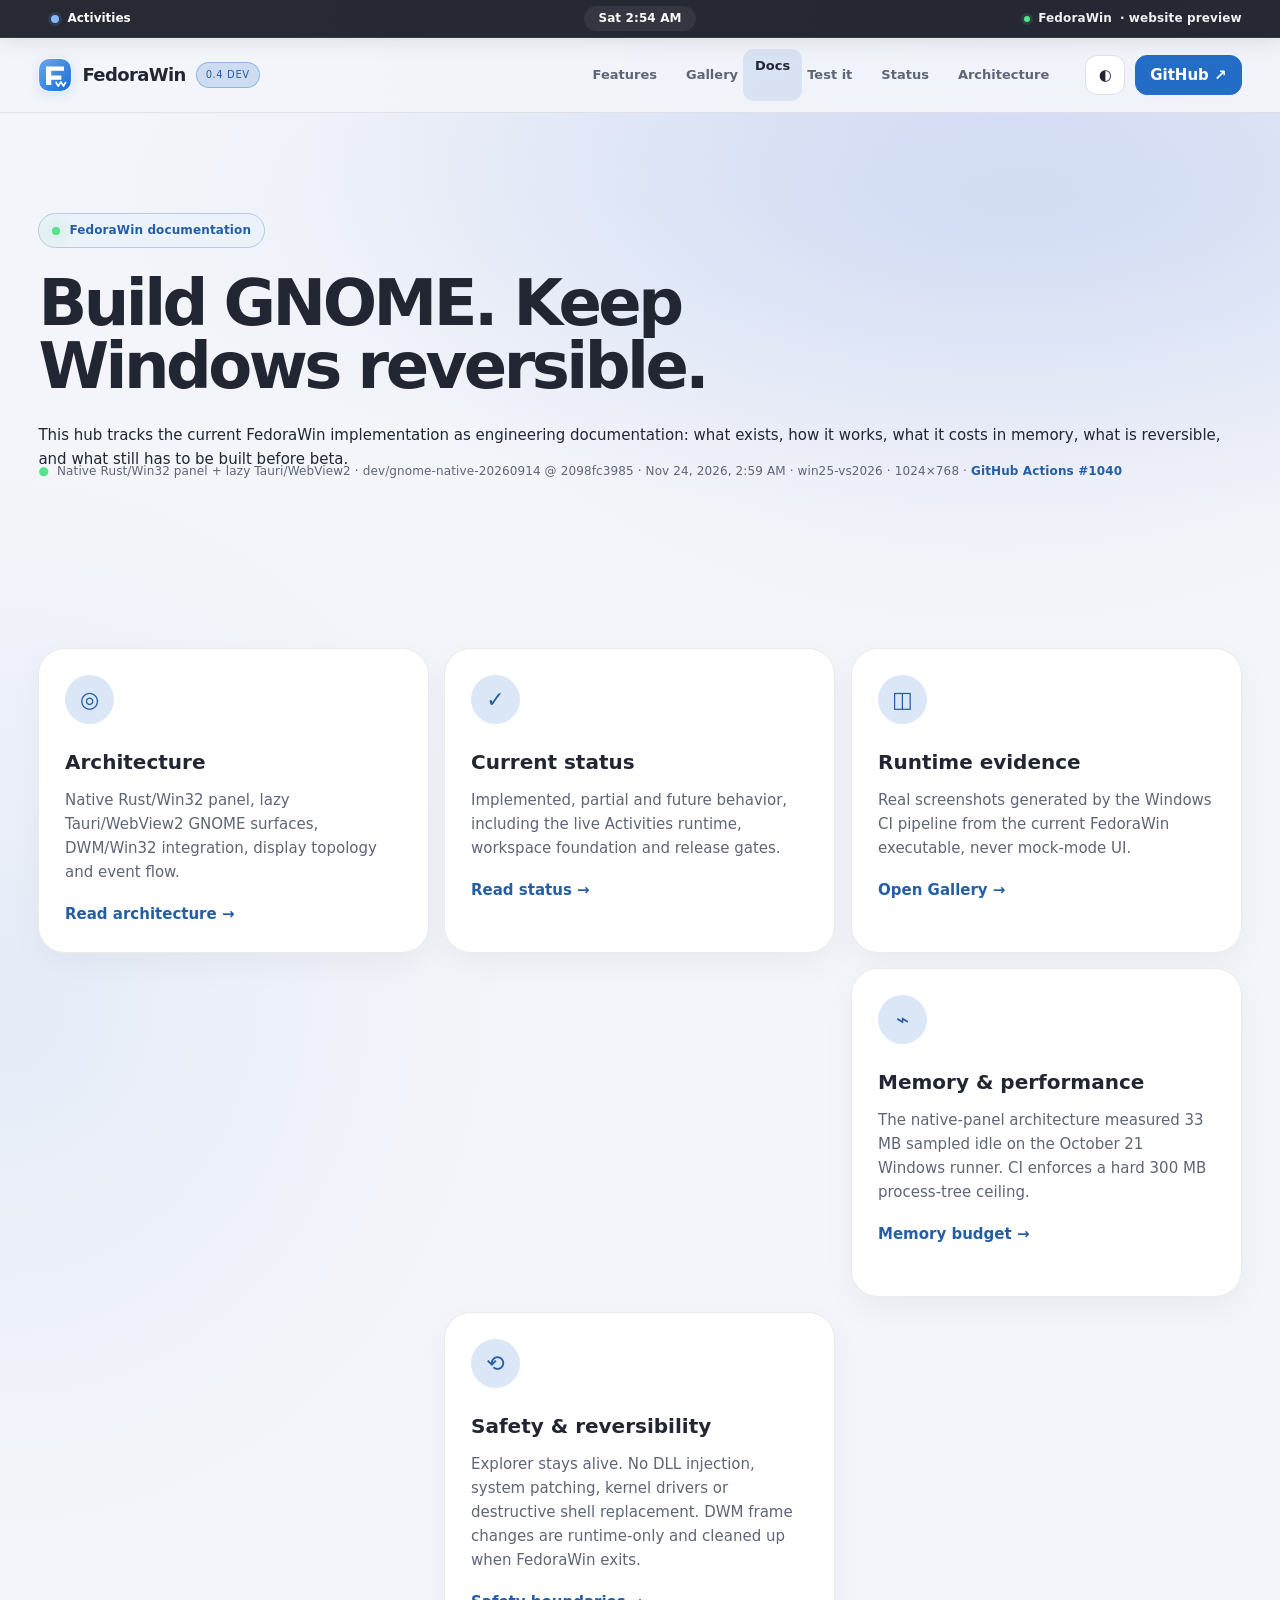
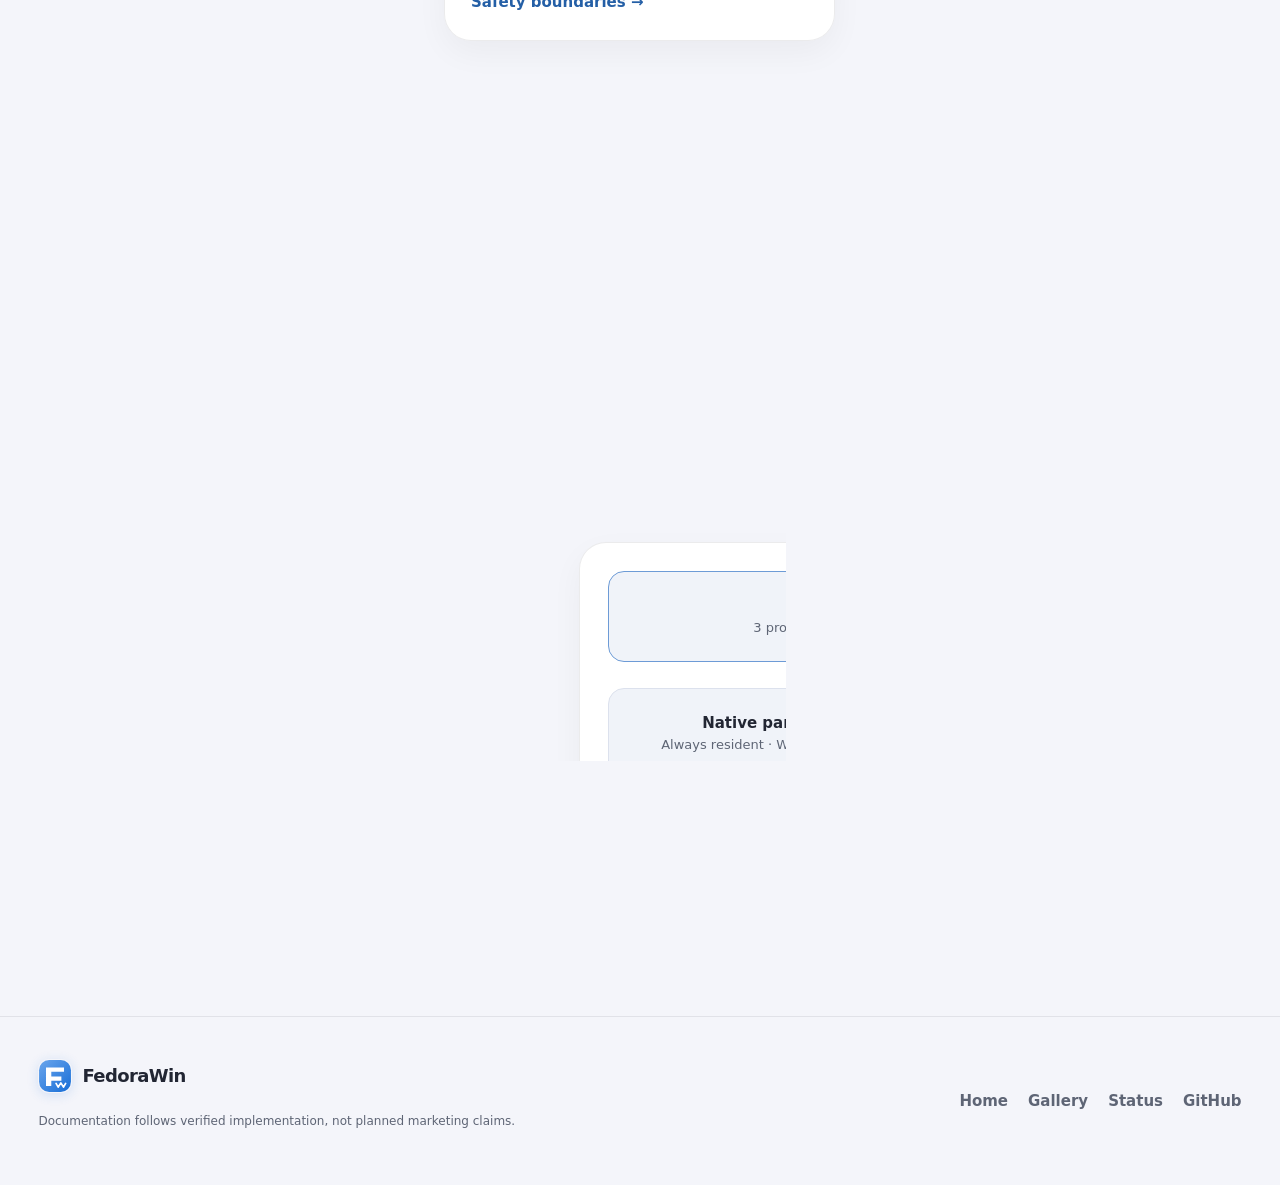
<file: docs/docs.html>
<!doctype html><html lang="en" data-theme="dark"><head><meta charset="utf-8"><meta name="viewport" content="width=device-width,initial-scale=1"><meta name="description" content="FedoraWin documentation hub: architecture, runtime status, memory budget, workspaces, safety, testing and real executable evidence."><link rel="canonical" href="https://rayeen13.github.io/FedoraWin/docs.html"><link rel="icon" href="./assets/favicon.svg" type="image/svg+xml"><title>Docs · FedoraWin</title><link rel="stylesheet" href="./styles.css"></head><body>
<header class="nav"><div class="wrap nav-inner"><a class="brand" href="./index.html"><img class="mark" src="./assets/fedorawin-logo.svg" alt="" width="34" height="34"><b>FedoraWin</b><em>0.4 dev</em></a><nav class="links"><a href="./index.html#features">Features</a><a href="./gallery.html">Gallery</a><a href="./docs.html" aria-current="page">Docs</a><a href="./getting-started.html">Test it</a><a href="./status.html">Status</a><a href="./architecture.html">Architecture</a></nav><div class="nav-actions"><button id="theme" class="icon" aria-label="Toggle theme">◐</button><a class="github" href="https://github.com/Rayeen13/FedoraWin" target="_blank" rel="noreferrer">GitHub ↗</a><button id="menu" class="icon mobile-only" aria-label="Open menu" aria-expanded="false">☰</button></div></div><div id="mobileNav" class="mobile-nav"><a href="./index.html#features">Features</a><a href="./gallery.html">Gallery</a><a href="./docs.html">Docs</a><a href="./getting-started.html">Test it</a><a href="./status.html">Status</a><a href="./architecture.html">Architecture</a></div></header>
<main><section class="doc-hero"><div class="wrap"><div class="eyebrow"><i></i> FedoraWin documentation</div><h1>Build GNOME. Keep Windows reversible.</h1><p class="hero-copy">This hub tracks the current FedoraWin implementation as engineering documentation: what exists, how it works, what it costs in memory, what is reversible, and what still has to be built before beta.</p><p class="ci-provenance" data-ci-provenance>Loading latest executable evidence…</p></div></section>
<section class="section"><div class="wrap"><div class="cards">
<article class="card reveal"><div class="glyph">◎</div><h3>Architecture</h3><p>Native Rust/Win32 panel, lazy Tauri/WebView2 GNOME surfaces, DWM/Win32 integration, display topology and event flow.</p><a class="text-link" href="./architecture.html">Read architecture →</a></article>
<article class="card reveal"><div class="glyph">✓</div><h3>Current status</h3><p>Implemented, partial and future behavior, including the live Activities runtime, workspace foundation and release gates.</p><a class="text-link" href="./status.html">Read status →</a></article>
<article class="card reveal"><div class="glyph">◫</div><h3>Runtime evidence</h3><p>Real screenshots generated by the Windows CI pipeline from the current FedoraWin executable, never mock-mode UI.</p><a class="text-link" href="./gallery.html">Open Gallery →</a></article>
<article class="card reveal"><div class="glyph">◉</div><h3>Native Adwaita proof</h3><p>GTK4/libadwaita compiled and launched on Win32; both theme captures passed. Optional proof remains separate from the lightweight shell.</p><a class="text-link" href="./status.html#real-adwaita">See verified evidence →</a></article>
<article class="card reveal"><div class="glyph">◫</div><h3>Optional frame engine</h3><p>Native Adwaita-style third-party titlebars: why a narrowly scoped app-process helper may be necessary, which apps are excluded, and what reversible actually means.</p><a class="text-link" href="./frame-engine.html">Read the design and risks →</a></article>
<article class="card reveal"><div class="glyph">⌁</div><h3>Memory & performance</h3><p>The native-panel architecture measured 33 MB sampled idle on the October 21 Windows runner. CI enforces a hard 300 MB process-tree ceiling.</p><a class="text-link" href="./status.html#memory">Memory budget →</a></article>
<article class="card reveal"><div class="glyph">↔</div><h3>Workspace foundation</h3><p>Real Windows virtual-desktop IDs are mapped into the GNOME workspace model, Activities has real previous/next desktop navigation, and FedoraWin-initiated moves are journaled for explicit undo.</p><a class="text-link" href="./status.html#partial">Workspace progress →</a></article>
<article class="card reveal"><div class="glyph">⟲</div><h3>Safety & reversibility</h3><p>Explorer stays alive. No DLL injection, system patching, kernel drivers or destructive shell replacement. DWM frame changes are runtime-only and cleaned up when FedoraWin exits.</p><a class="text-link" href="./architecture.html#safety">Safety boundaries →</a></article>
<article class="card reveal"><div class="glyph">▶</div><h3>Test locally</h3><p>Checkout the active native branch, run FedoraWin on Windows 11 and test Activities, Adwaita styling, display reflow and native shell behavior.</p><a class="text-link" href="./getting-started.html">Testing guide →</a></article>
<article class="card reveal"><div class="glyph">◉</div><h3>GNOME target</h3><p>FedoraWin is a GNOME desktop implementation for Windows. Windows is the platform; current GNOME/libadwaita behavior is the interaction reference.</p><a class="text-link" href="./index.html#roadmap">Roadmap →</a></article>
</div></div></section>
<section class="section architecture"><div class="wrap arch-grid"><div class="heading reveal"><small>CURRENT RUNTIME</small><h2>Feather-light at idle. Rich when opened.</h2><p>The always-on panel is native Rust/Win32. Activities, App Grid, Calendar and Quick Settings are created as WebView2 surfaces only when required, then destroyed after dismissal.</p></div><div class="stack reveal"><div class="node accent"><b>33 MB sampled CI idle</b><span>3 processes in the sampled Windows CI idle test</span></div><div class="connector"></div><div class="node-row"><div class="node"><b>Native panel</b><span>Always resident · Win32/Rust</span></div><div class="node"><b>Lazy rich surfaces</b><span>Tauri/WebView2 only while open</span></div></div><div class="connector"></div><div class="node"><b>300 MB hard CI ceiling</b><span>Process-tree working-set gate</span></div></div></div></section>
</main><footer><div class="wrap footer-inner"><div><span class="brand"><img class="mark" src="./assets/fedorawin-logo.svg" alt="" width="34" height="34"><b>FedoraWin</b></span><p>Documentation follows verified implementation, not planned marketing claims.</p></div><div><a href="./index.html">Home</a><a href="./gallery.html">Gallery</a><a href="./status.html">Status</a><a href="https://github.com/Rayeen13/FedoraWin">GitHub</a></div></div></footer><script src="./app.js"></script></body></html>
</file>
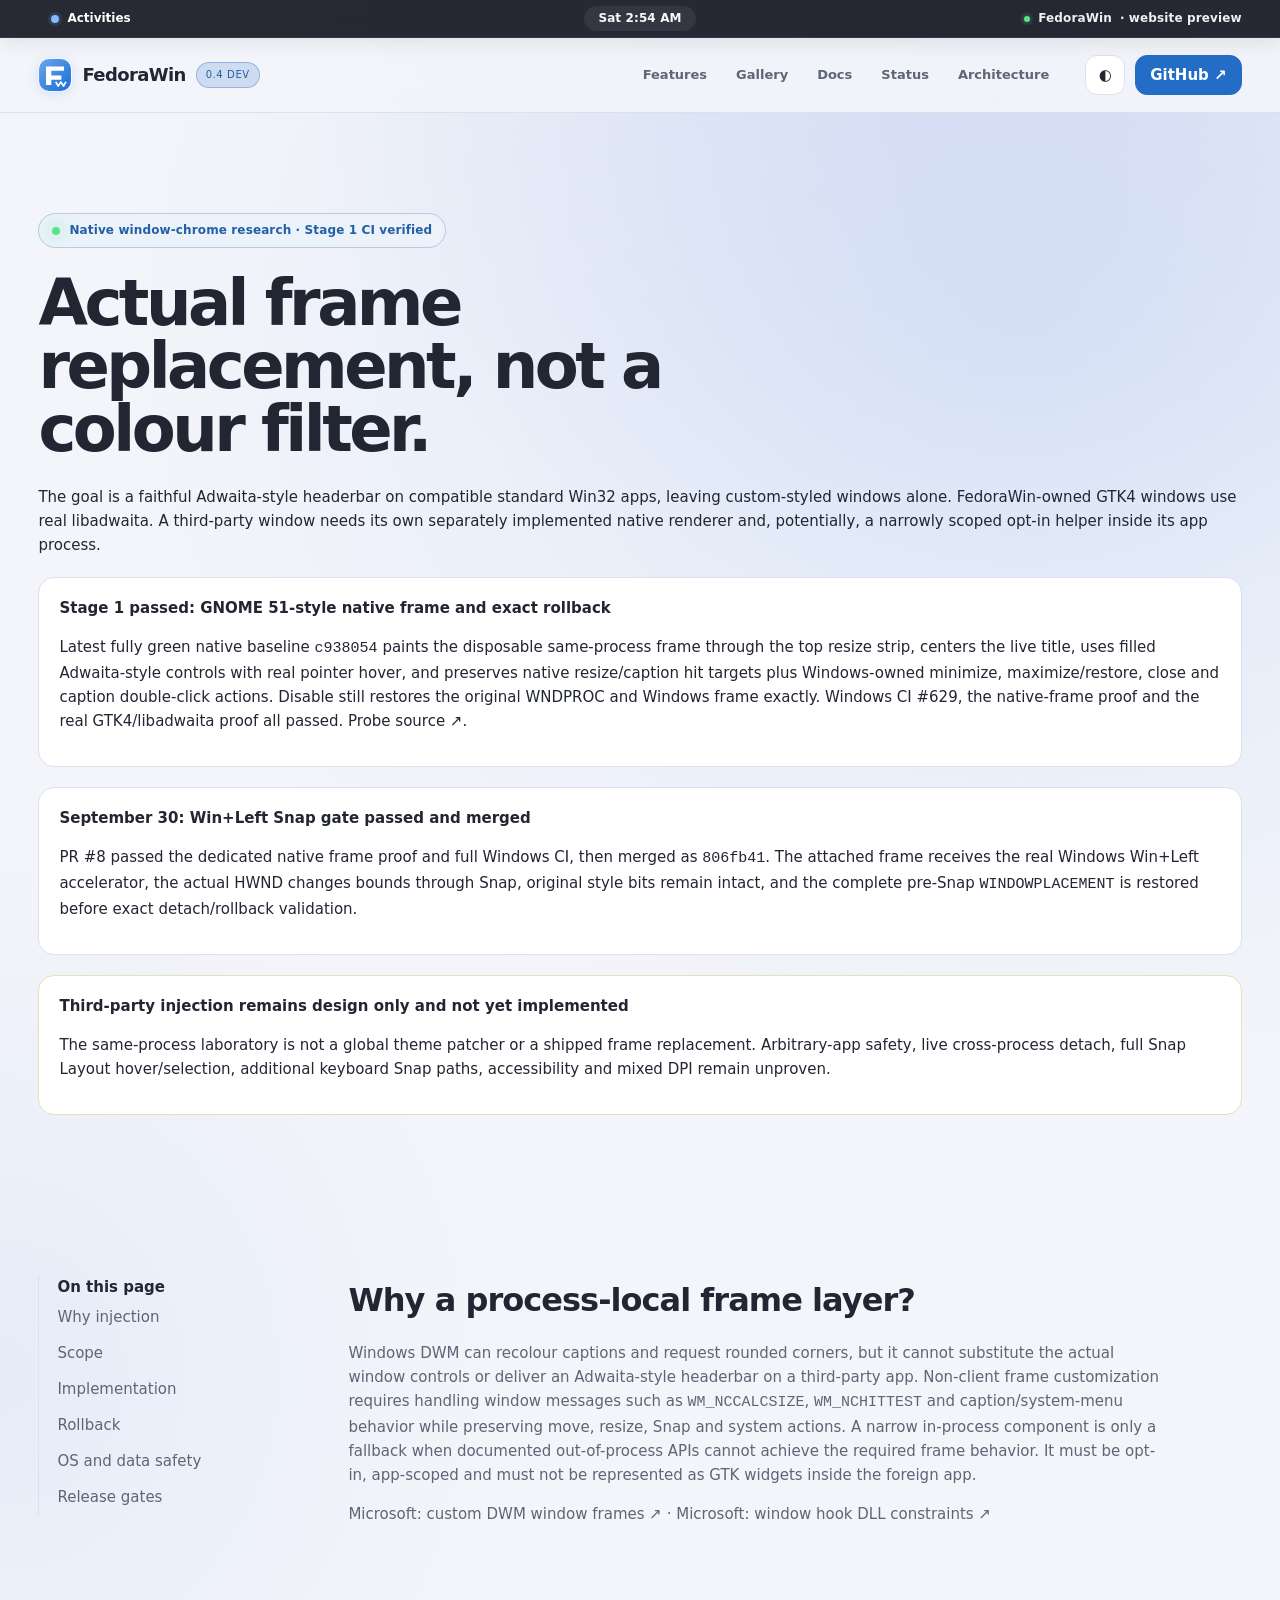
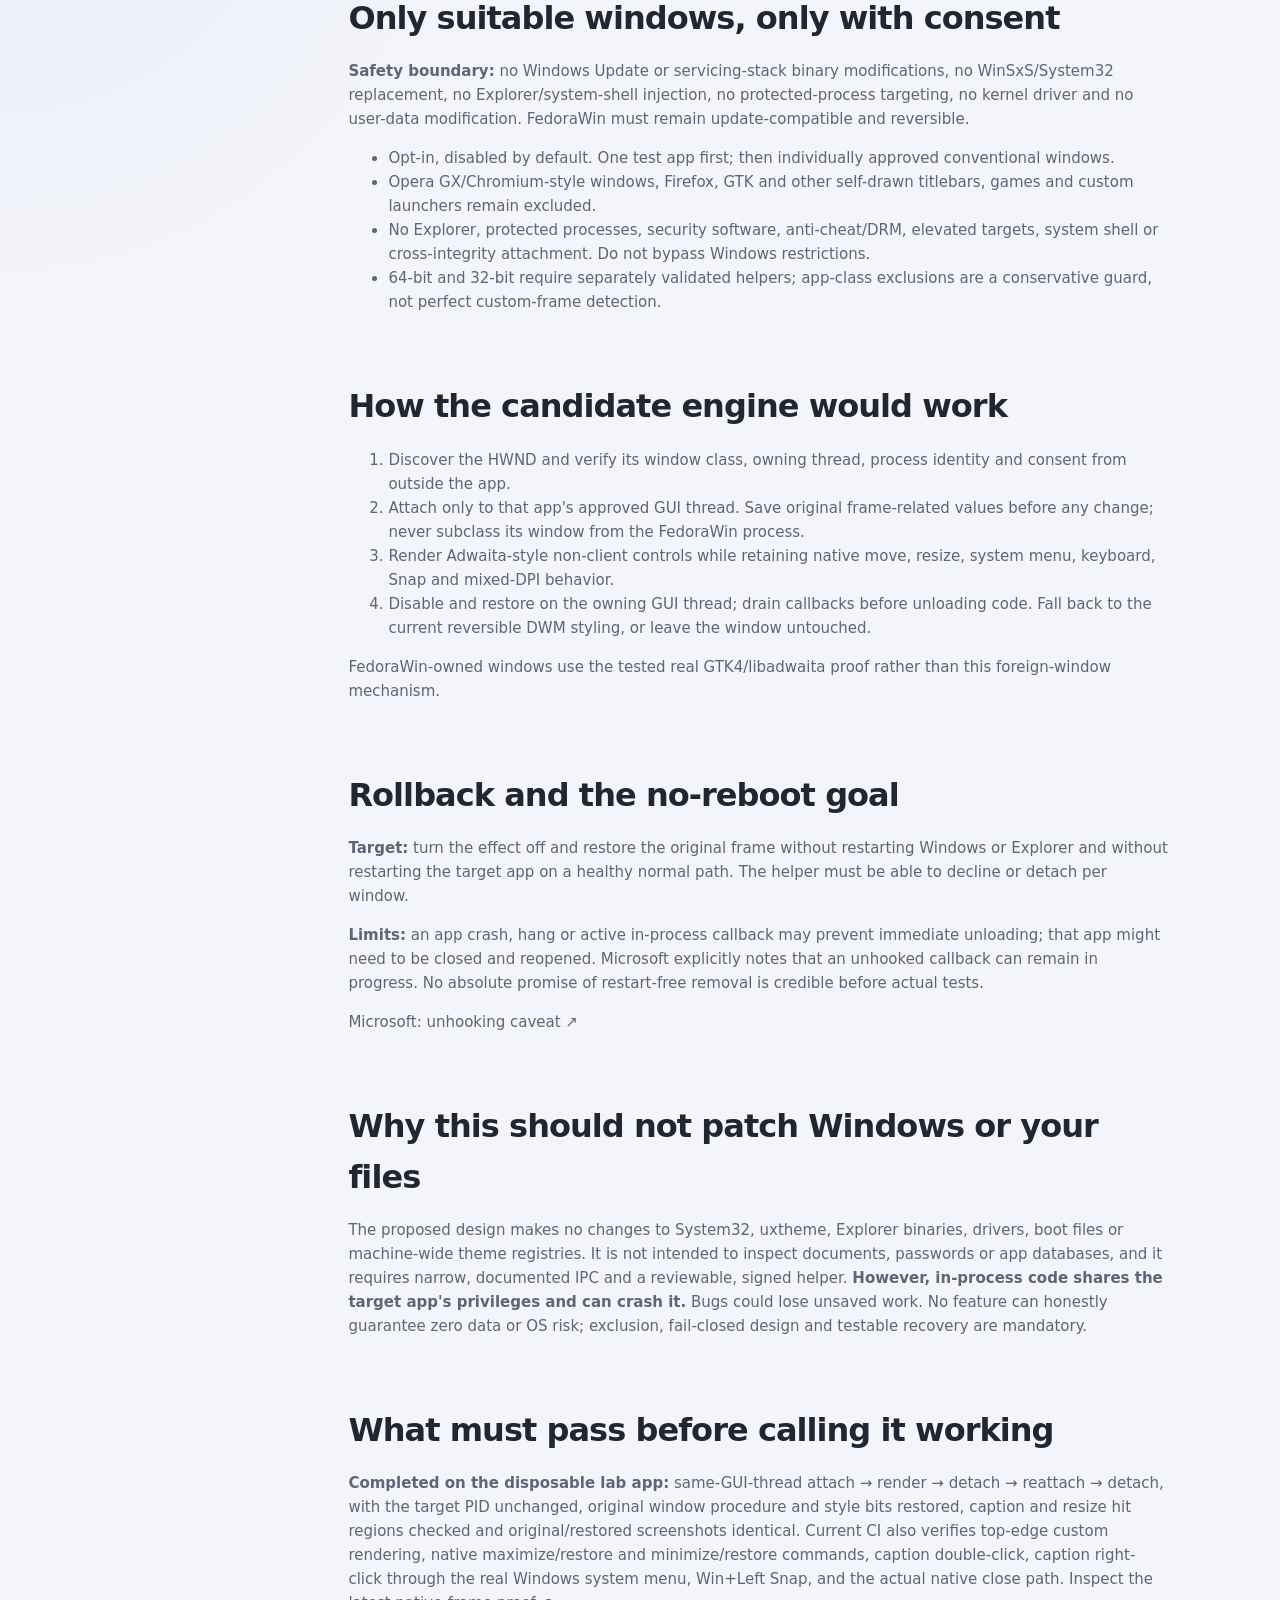
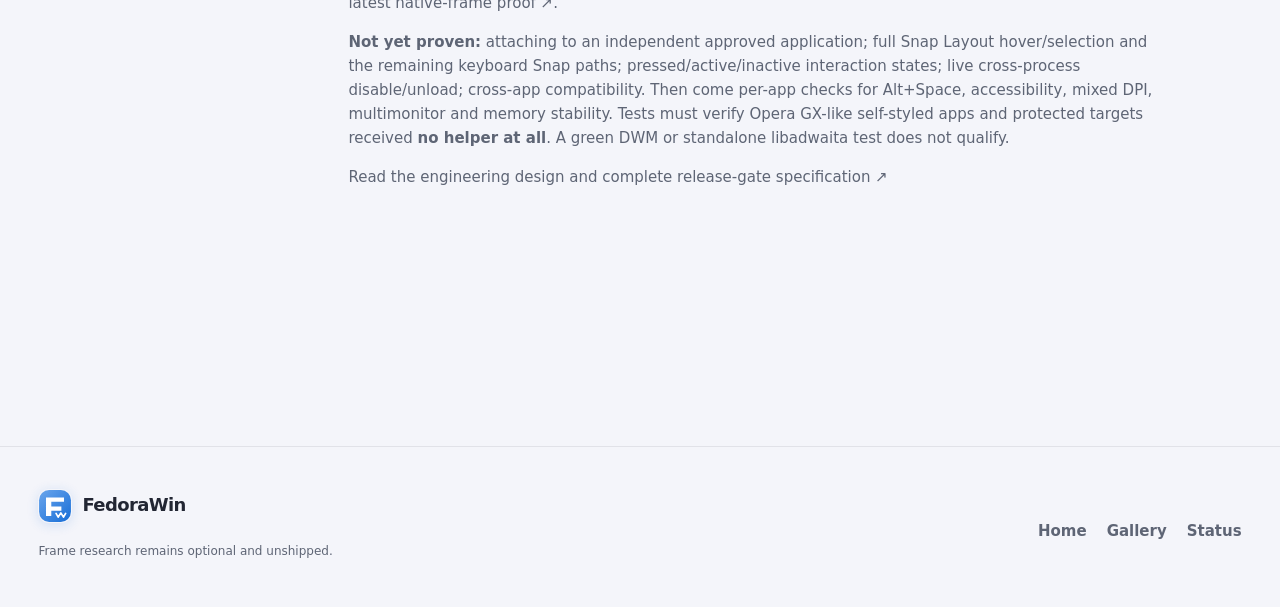
<file: docs/frame-engine.html>
<!doctype html><html lang="en" data-theme="dark"><head><meta charset="utf-8"><meta name="viewport" content="width=device-width,initial-scale=1"><meta name="description" content="FedoraWin optional native frame engine: same-process Windows CI proof for caption controls and rollback; cross-process injection is not implemented."><link rel="canonical" href="https://rayeen13.github.io/FedoraWin/frame-engine.html"><link rel="icon" href="./assets/favicon.svg" type="image/svg+xml"><title>Native frame engine · FedoraWin</title><link rel="stylesheet" href="./styles.css"></head><body>
<header class="nav"><div class="wrap nav-inner"><a class="brand" href="./index.html"><img class="mark" src="./assets/fedorawin-logo.svg" alt="" width="34" height="34"><b>FedoraWin</b><em>0.4 dev</em></a><nav class="links"><a href="./index.html#features">Features</a><a href="./gallery.html">Gallery</a><a href="./docs.html">Docs</a><a href="./status.html">Status</a><a href="./architecture.html">Architecture</a></nav><div class="nav-actions"><button id="theme" class="icon" aria-label="Toggle theme">◐</button><a class="github" href="https://github.com/Rayeen13/FedoraWin" target="_blank" rel="noreferrer">GitHub ↗</a><button id="menu" class="icon mobile-only" aria-label="Open menu" aria-expanded="false">☰</button></div></div><div id="mobileNav" class="mobile-nav"><a href="./index.html">Home</a><a href="./gallery.html">Gallery</a><a href="./docs.html">Docs</a><a href="./status.html">Status</a><a href="./architecture.html">Architecture</a></div></header>
<main><section class="doc-hero"><div class="wrap"><div class="eyebrow"><i></i> Native window-chrome research · Stage 1 CI verified</div><h1>Actual frame replacement, not a colour filter.</h1><p class="hero-copy">The goal is a faithful Adwaita-style headerbar on compatible standard Win32 apps, leaving custom-styled windows alone. FedoraWin-owned GTK4 windows use real libadwaita. A third-party window needs its own separately implemented native renderer and, potentially, a narrowly scoped opt-in helper inside its app process.</p><div class="callout"><b>Stage 1 passed: GNOME 51-style native frame and exact rollback</b><p>Latest fully green native baseline <a href="https://github.com/Rayeen13/FedoraWin/commit/c938054aca1d630afe0a68611712294d6e1b8665"><code>c938054</code></a> paints the disposable same-process frame through the top resize strip, centers the live title, uses filled Adwaita-style controls with real pointer hover, and preserves native resize/caption hit targets plus Windows-owned minimize, maximize/restore, close and caption double-click actions. Disable still restores the original WNDPROC and Windows frame exactly. Windows CI <a href="https://github.com/Rayeen13/FedoraWin/actions/runs/36559926316">#629</a>, the <a href="https://github.com/Rayeen13/FedoraWin/actions/runs/36559926299">native-frame proof</a> and the <a href="https://github.com/Rayeen13/FedoraWin/actions/runs/36559926214">real GTK4/libadwaita proof</a> all passed. <a href="https://github.com/Rayeen13/FedoraWin/tree/dev/gnome-native-20260914/native/frame-probe">Probe source ↗</a>.</p></div><div class="callout"><b>September 30: Win+Left Snap gate passed and merged</b><p>PR <a href="https://github.com/Rayeen13/FedoraWin/pull/8">#8</a> passed the dedicated <a href="https://github.com/Rayeen13/FedoraWin/actions/runs/36741954788">native frame proof</a> and full <a href="https://github.com/Rayeen13/FedoraWin/actions/runs/36741954739">Windows CI</a>, then merged as <a href="https://github.com/Rayeen13/FedoraWin/commit/806fb41eae908782c6234e29c383d96fea8cca6e"><code>806fb41</code></a>. The attached frame receives the real Windows Win+Left accelerator, the actual HWND changes bounds through Snap, original style bits remain intact, and the complete pre-Snap <code>WINDOWPLACEMENT</code> is restored before exact detach/rollback validation.</p></div><div class="callout warning"><b>Third-party injection remains design only and not yet implemented</b><p>The same-process laboratory is not a global theme patcher or a shipped frame replacement. Arbitrary-app safety, live cross-process detach, full Snap Layout hover/selection, additional keyboard Snap paths, accessibility and mixed DPI remain unproven.</p></div></div></section>
<section class="section"><div class="wrap doc-layout"><aside class="toc"><b>On this page</b><a href="#why">Why injection</a><a href="#scope">Scope</a><a href="#how">Implementation</a><a href="#rollback">Rollback</a><a href="#privacy">OS and data safety</a><a href="#testing">Release gates</a></aside><article class="doc-content">
<section id="why"><h2>Why a process-local frame layer?</h2><p>Windows DWM can recolour captions and request rounded corners, but it cannot substitute the actual window controls or deliver an Adwaita-style headerbar on a third-party app. Non-client frame customization requires handling window messages such as <code>WM_NCCALCSIZE</code>, <code>WM_NCHITTEST</code> and caption/system-menu behavior while preserving move, resize, Snap and system actions. A narrow in-process component is only a fallback when documented out-of-process APIs cannot achieve the required frame behavior. It must be opt-in, app-scoped and must not be represented as GTK widgets inside the foreign app.</p><p><a href="https://learn.microsoft.com/en-us/windows/win32/dwm/customframe">Microsoft: custom DWM window frames ↗</a> · <a href="https://learn.microsoft.com/en-us/windows/win32/api/winuser/nf-winuser-setwindowshookexw">Microsoft: window hook DLL constraints ↗</a></p></section>
<section id="scope"><h2>Only suitable windows, only with consent</h2><p><strong>Safety boundary:</strong> no Windows Update or servicing-stack binary modifications, no WinSxS/System32 replacement, no Explorer/system-shell injection, no protected-process targeting, no kernel driver and no user-data modification. FedoraWin must remain update-compatible and reversible.</p><ul><li>Opt-in, disabled by default. One test app first; then individually approved conventional windows.</li><li>Opera GX/Chromium-style windows, Firefox, GTK and other self-drawn titlebars, games and custom launchers remain excluded.</li><li>No Explorer, protected processes, security software, anti-cheat/DRM, elevated targets, system shell or cross-integrity attachment. Do not bypass Windows restrictions.</li><li>64-bit and 32-bit require separately validated helpers; app-class exclusions are a conservative guard, not perfect custom-frame detection.</li></ul></section>
<section id="how"><h2>How the candidate engine would work</h2><ol><li>Discover the HWND and verify its window class, owning thread, process identity and consent from outside the app.</li><li>Attach only to that app's approved GUI thread. Save original frame-related values before any change; never subclass its window from the FedoraWin process.</li><li>Render Adwaita-style non-client controls while retaining native move, resize, system menu, keyboard, Snap and mixed-DPI behavior.</li><li>Disable and restore on the owning GUI thread; drain callbacks before unloading code. Fall back to the current reversible DWM styling, or leave the window untouched.</li></ol><p>FedoraWin-owned windows use the <a href="./gallery.html#real-adwaita">tested real GTK4/libadwaita proof</a> rather than this foreign-window mechanism.</p></section>
<section id="rollback"><h2>Rollback and the no-reboot goal</h2><p><strong>Target:</strong> turn the effect off and restore the original frame without restarting Windows or Explorer and without restarting the target app on a healthy normal path. The helper must be able to decline or detach per window.</p><p><strong>Limits:</strong> an app crash, hang or active in-process callback may prevent immediate unloading; that app might need to be closed and reopened. Microsoft explicitly notes that an unhooked callback can remain in progress. No absolute promise of restart-free removal is credible before actual tests.</p><p><a href="https://learn.microsoft.com/en-us/windows/win32/api/winuser/nf-winuser-unhookwindowshookex">Microsoft: unhooking caveat ↗</a></p></section>
<section id="privacy"><h2>Why this should not patch Windows or your files</h2><p>The proposed design makes no changes to System32, uxtheme, Explorer binaries, drivers, boot files or machine-wide theme registries. It is not intended to inspect documents, passwords or app databases, and it requires narrow, documented IPC and a reviewable, signed helper. <strong>However, in-process code shares the target app's privileges and can crash it.</strong> Bugs could lose unsaved work. No feature can honestly guarantee zero data or OS risk; exclusion, fail-closed design and testable recovery are mandatory.</p></section>
<section id="testing"><h2>What must pass before calling it working</h2><p><strong>Completed on the disposable lab app:</strong> same-GUI-thread attach → render → detach → reattach → detach, with the target PID unchanged, original window procedure and style bits restored, caption and resize hit regions checked and original/restored screenshots identical. Current CI also verifies top-edge custom rendering, native maximize/restore and minimize/restore commands, caption double-click, caption right-click through the real Windows system menu, Win+Left Snap, and the actual native close path. <a href="https://github.com/Rayeen13/FedoraWin/actions/runs/36558698399">Inspect the latest native-frame proof ↗</a>.</p><p><strong>Not yet proven:</strong> attaching to an independent approved application; full Snap Layout hover/selection and the remaining keyboard Snap paths; pressed/active/inactive interaction states; live cross-process disable/unload; cross-app compatibility. Then come per-app checks for Alt+Space, accessibility, mixed DPI, multimonitor and memory stability. Tests must verify Opera GX-like self-styled apps and protected targets received <strong>no helper at all</strong>. A green DWM or standalone libadwaita test does not qualify.</p><p><a href="https://github.com/Rayeen13/FedoraWin/blob/dev/gnome-native-20260914/docs/FRAME_ENGINE_RFC.md">Read the engineering design and complete release-gate specification ↗</a></p></section>
</article></div></section></main><footer><div class="wrap footer-inner"><div><span class="brand"><img class="mark" src="./assets/fedorawin-logo.svg" alt="" width="34" height="34"><b>FedoraWin</b></span><p>Frame research remains optional and unshipped.</p></div><div><a href="./index.html">Home</a><a href="./gallery.html">Gallery</a><a href="./status.html">Status</a></div></div></footer><script src="./app.js"></script></body></html>
</file>
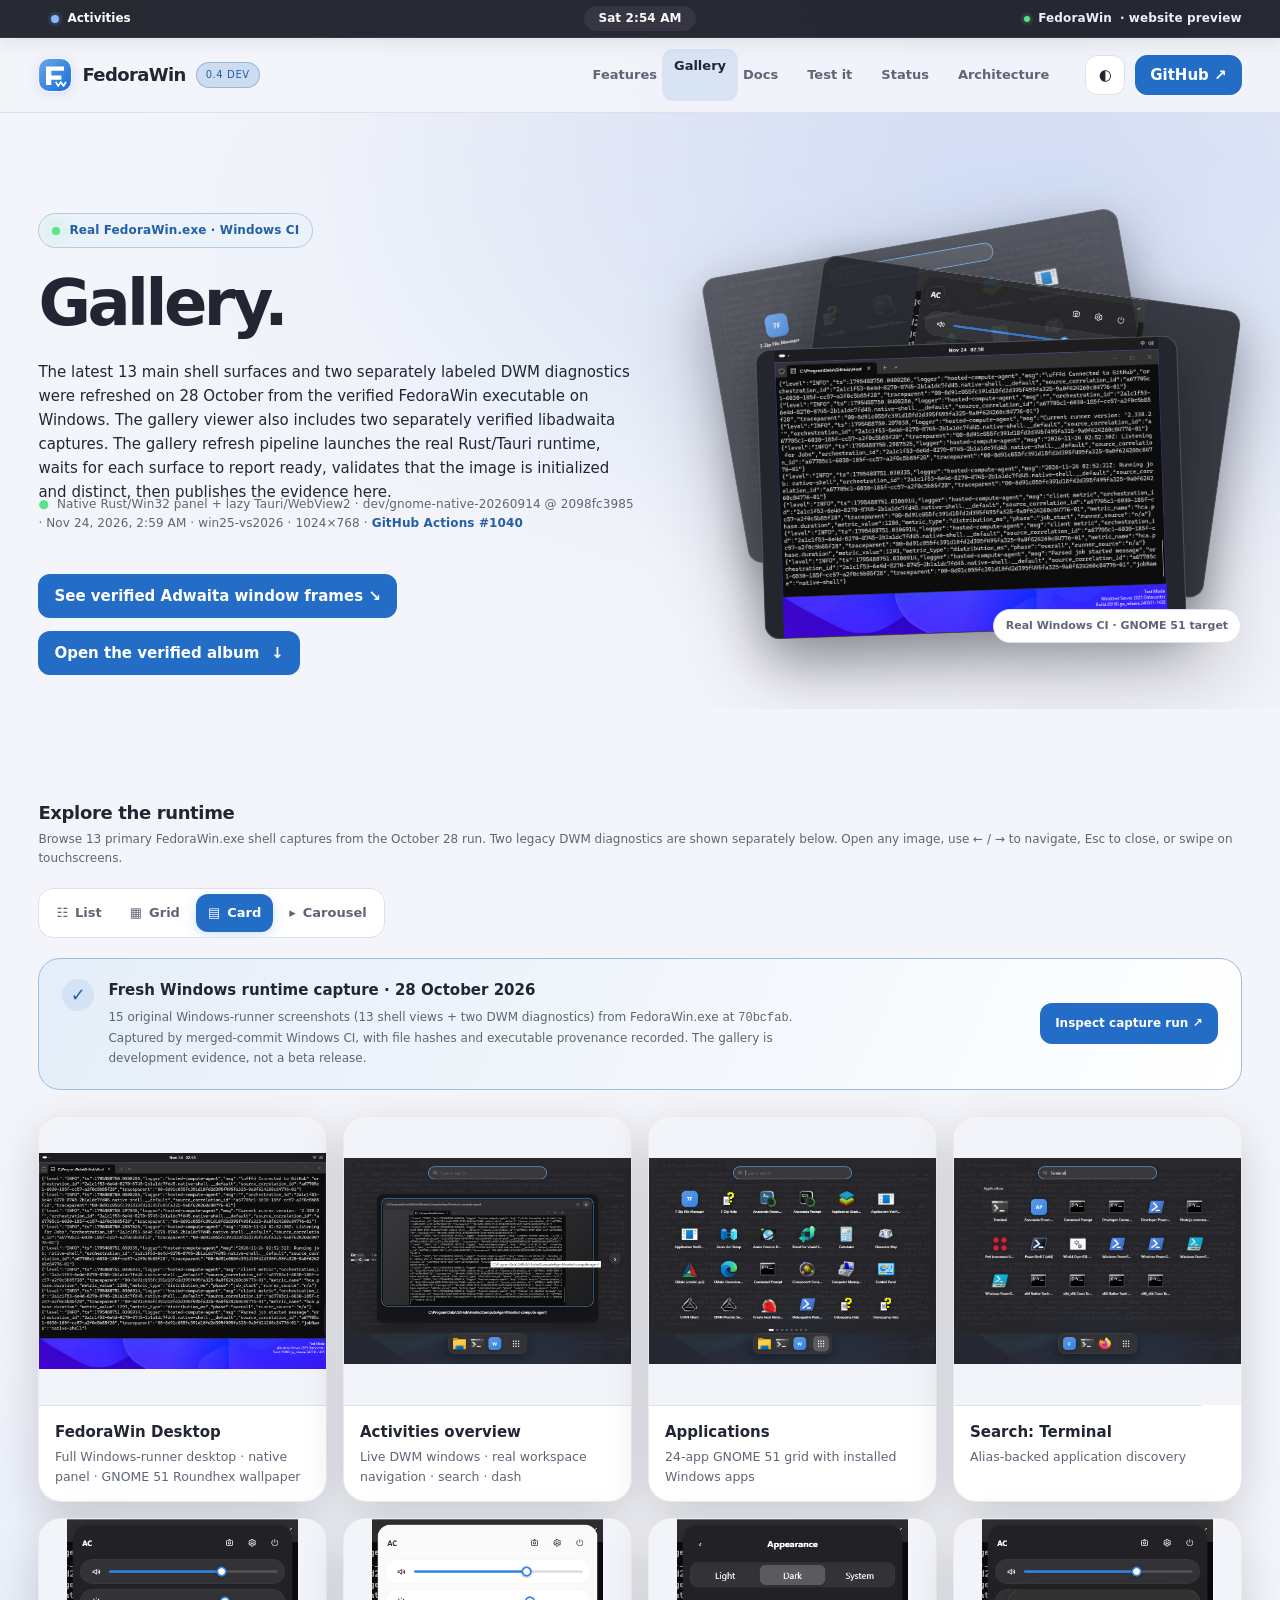
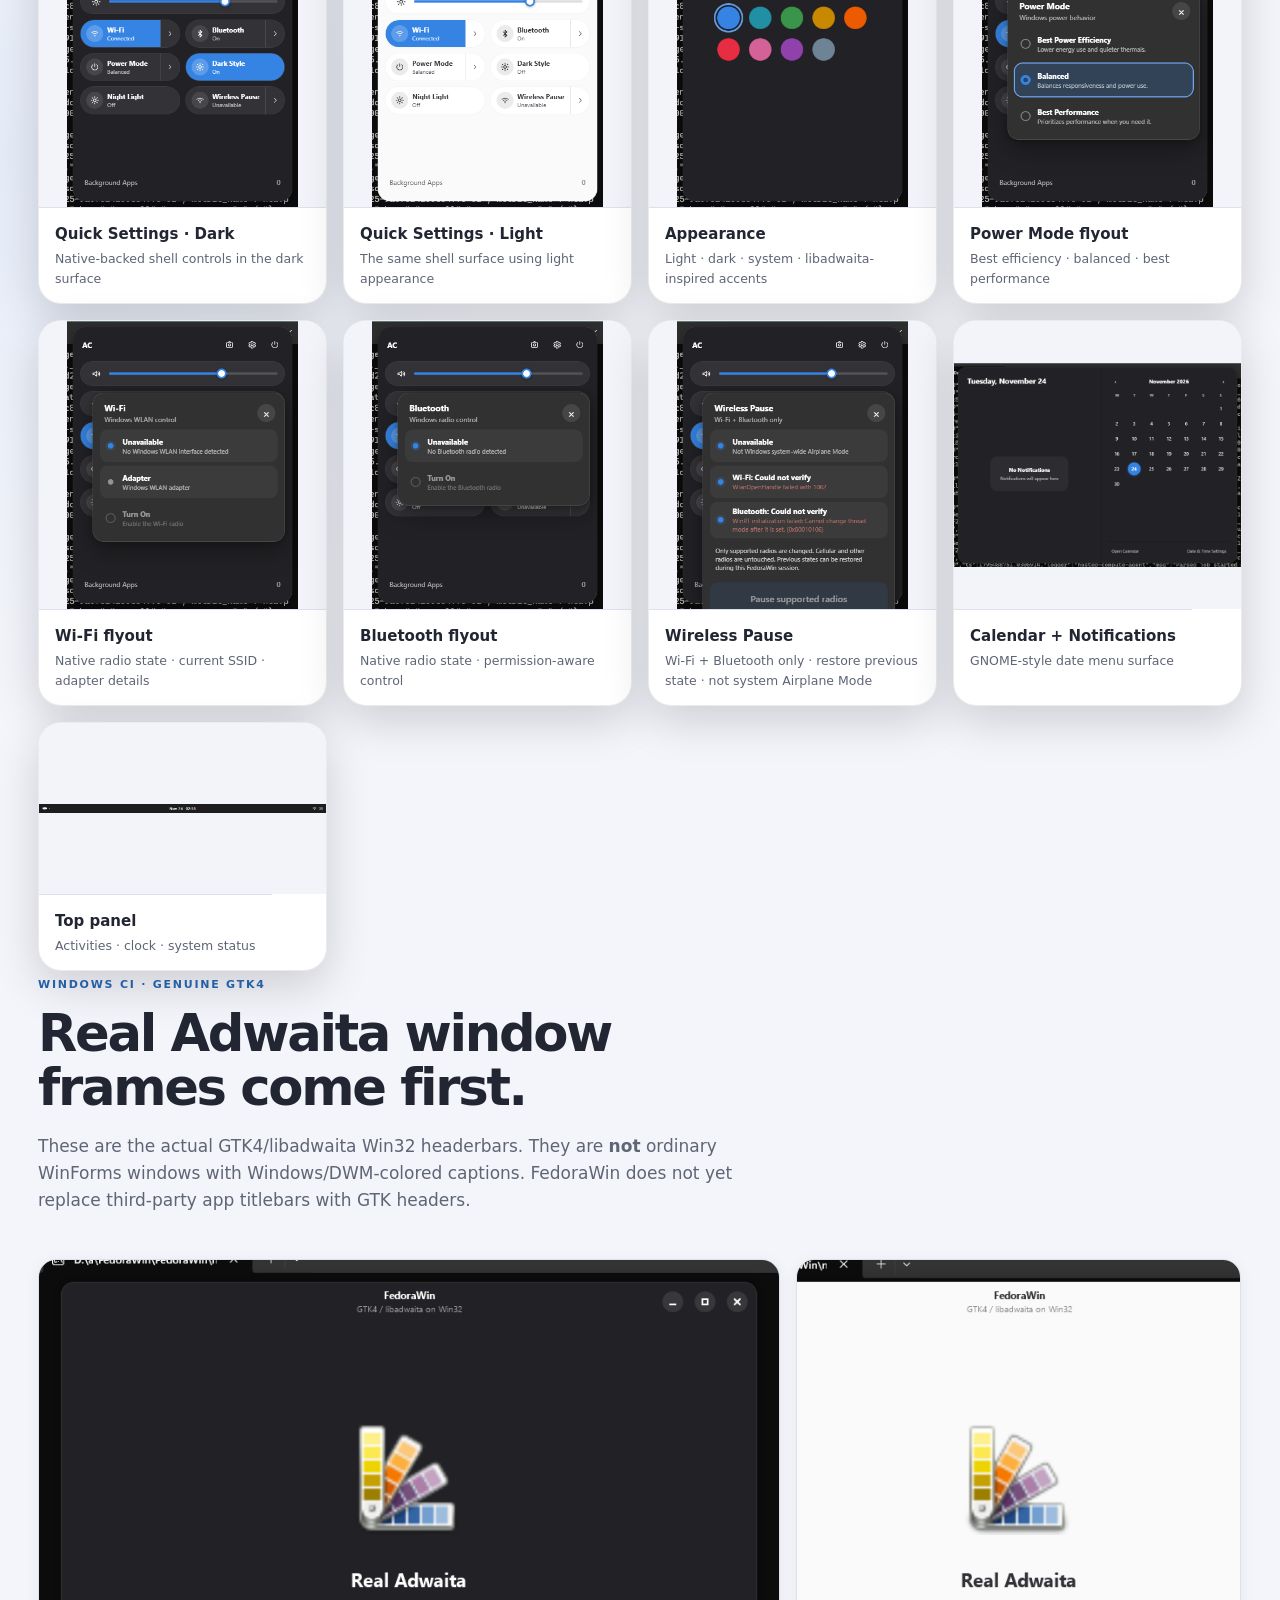
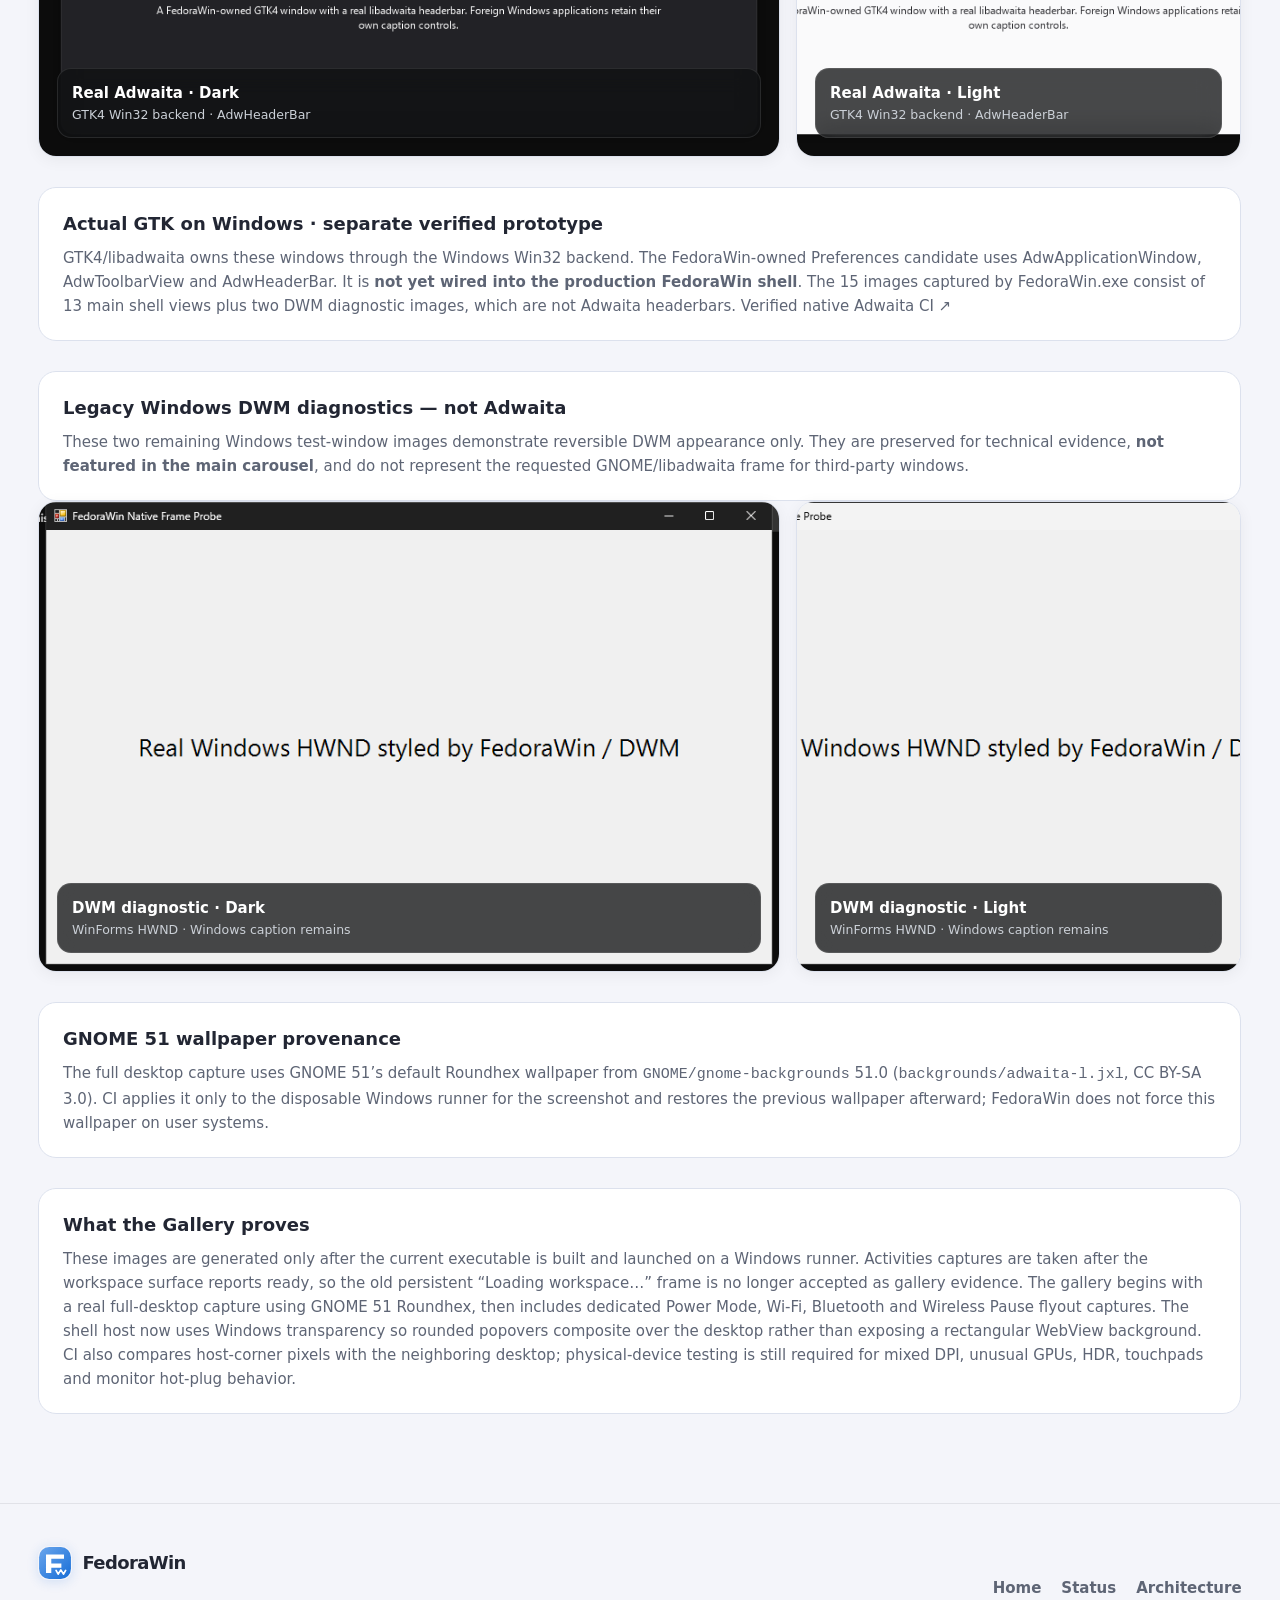
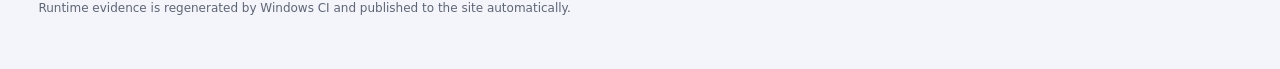
<file: docs/gallery.html>
<!doctype html><html lang="en" data-theme="dark"><head><meta charset="utf-8"><meta name="viewport" content="width=device-width,initial-scale=1"><meta name="description" content="FedoraWin gallery of real Windows CI captures from the current Rust and Tauri executable."><link rel="canonical" href="https://rayeen13.github.io/FedoraWin/gallery.html"><link rel="icon" href="./assets/favicon.svg" type="image/svg+xml"><title>Gallery · FedoraWin</title><link rel="stylesheet" href="./styles.css"></head><body>
<header class="nav"><div class="wrap nav-inner"><a class="brand" href="./index.html"><img class="mark" src="./assets/fedorawin-logo.svg" alt="" width="34" height="34"><b>FedoraWin</b><em>0.4 dev</em></a><nav class="links"><a href="./index.html#features">Features</a><a href="./gallery.html" aria-current="page">Gallery</a><a href="./getting-started.html">Test it</a><a href="./status.html">Status</a><a href="./architecture.html">Architecture</a></nav><div class="nav-actions"><button id="theme" class="icon" aria-label="Toggle theme">◐</button><a class="github" href="https://github.com/Rayeen13/FedoraWin" target="_blank" rel="noreferrer">GitHub ↗</a><button id="menu" class="icon mobile-only" aria-label="Open menu" aria-expanded="false">☰</button></div></div><div id="mobileNav" class="mobile-nav"><a href="./index.html#features">Features</a><a href="./gallery.html">Gallery</a><a href="./getting-started.html">Test it</a><a href="./status.html">Status</a><a href="./architecture.html">Architecture</a></div></header>
<main><section class="doc-hero gallery-hero"><div class="wrap gallery-hero__grid"><div><div class="eyebrow"><i></i> Real FedoraWin.exe · Windows CI</div><h1>Gallery.</h1><p class="hero-copy">The latest 13 main shell surfaces and two separately labeled DWM diagnostics were refreshed on 28 October from the verified FedoraWin executable on Windows. The gallery viewer also includes two separately verified libadwaita captures. The gallery refresh pipeline launches the real Rust/Tauri runtime, waits for each surface to report ready, validates that the image is initialized and distinct, then publishes the evidence here.</p><p class="ci-provenance" data-ci-provenance>Latest runtime capture provenance appears here automatically.</p><a class="gallery-cover__jump" href="#real-adwaita">See verified Adwaita window frames ↘</a><a class="gallery-cover__jump" href="#galleryGrid">Open the verified album <span aria-hidden="true">↓</span></a></div><div class="gallery-cover reveal" aria-label="Real FedoraWin screenshots"><img class="gallery-cover__rear" src="./assets/runtime/apps.png" alt="Real FedoraWin application grid capture"><img class="gallery-cover__middle" src="./assets/runtime/quick_settings_dark.png" alt="Real FedoraWin Quick Settings capture"><img class="gallery-cover__front" src="./assets/runtime/desktop.png" alt="Real FedoraWin desktop capture with GNOME 51 Roundhex wallpaper"><span class="gallery-cover__label">Real Windows CI · GNOME 51 target</span></div></div></section>
<section class="section gallery-page"><div class="wrap">
<div class="gallery-toolbar" aria-label="Gallery display options">
  <div class="gallery-toolbar__intro"><strong>Explore the runtime</strong><small>Browse 13 primary FedoraWin.exe shell captures from the October 28 run. Two legacy DWM diagnostics are shown separately below. Open any image, use ← / → to navigate, Esc to close, or swipe on touchscreens.</small></div>
  <div class="gallery-view-switch" role="group" aria-label="Gallery view">
    <button type="button" data-gallery-view="list" aria-controls="galleryGrid" aria-pressed="false" title="List view">☷ <span>List</span></button>
    <button type="button" data-gallery-view="grid" aria-controls="galleryGrid" aria-pressed="false" title="Compact grid view">▦ <span>Grid</span></button>
    <button type="button" data-gallery-view="card" aria-controls="galleryGrid" aria-pressed="true" title="Auto-adapting card view">▤ <span>Card</span></button>
    <button type="button" data-gallery-view="carousel" aria-controls="galleryGrid" aria-pressed="false" title="Carousel view">▸ <span>Carousel</span></button>
  </div>
</div>
<aside class="latest-capture-note" aria-label="Latest verified FedoraWin screenshot set">
  <div><span class="latest-capture-note__mark" aria-hidden="true">✓</span><div><strong>Fresh Windows runtime capture · 28 October 2026</strong><p>15 original Windows-runner screenshots (13 shell views + two DWM diagnostics) from FedoraWin.exe at <code>70bcfab</code>. Captured by merged-commit Windows CI, with file hashes and executable provenance recorded. The gallery is development evidence, not a beta release.</p></div></div>
  <a href="https://github.com/Rayeen13/FedoraWin/actions/runs/40626316681" target="_blank" rel="noreferrer" data-ci-run-link>Inspect capture run ↗</a>
</aside>
<div class="gallery-page-grid" id="galleryGrid" data-view="card" aria-label="FedoraWin runtime screenshots">
<button class="gallery-card gallery-card-wide reveal" data-runtime-shot="desktop" data-image="./assets/runtime/desktop.png" data-caption="FedoraWin Desktop · real FedoraWin.exe · GNOME 51 Roundhex"><img src="./assets/runtime/desktop.png" alt="FedoraWin full desktop with native panel and GNOME 51 Roundhex wallpaper"><span><b>FedoraWin Desktop</b><small>Full Windows-runner desktop · native panel · GNOME 51 Roundhex wallpaper</small></span></button>
<button class="gallery-card gallery-card-wide reveal" data-runtime-shot="activities" data-image="./assets/runtime/activities.png" data-caption="Activities overview · real FedoraWin.exe"><img src="./assets/runtime/activities.png" alt="FedoraWin Activities overview"><span><b>Activities overview</b><small>Live DWM windows · real workspace navigation · search · dash</small></span></button>
<button class="gallery-card reveal" data-runtime-shot="apps" data-image="./assets/runtime/apps.png" data-caption="Application grid · real FedoraWin.exe"><img src="./assets/runtime/apps.png" alt="FedoraWin application grid"><span><b>Applications</b><small>24-app GNOME 51 grid with installed Windows apps</small></span></button>
<button class="gallery-card reveal" data-runtime-shot="search_terminal" data-image="./assets/runtime/search_terminal.png" data-caption="Terminal search · real FedoraWin.exe"><img src="./assets/runtime/search_terminal.png" alt="FedoraWin search for Terminal"><span><b>Search: Terminal</b><small>Alias-backed application discovery</small></span></button>
<button class="gallery-card reveal" data-runtime-shot="quick_settings_dark" data-image="./assets/runtime/quick_settings_dark.png" data-caption="Quick Settings dark · real FedoraWin.exe"><img src="./assets/runtime/quick_settings_dark.png" alt="FedoraWin Quick Settings dark mode"><span><b>Quick Settings · Dark</b><small>Native-backed shell controls in the dark surface</small></span></button>
<button class="gallery-card reveal" data-runtime-shot="quick_settings_light" data-image="./assets/runtime/quick_settings_light.png" data-caption="Quick Settings light · real FedoraWin.exe"><img src="./assets/runtime/quick_settings_light.png" alt="FedoraWin Quick Settings light mode"><span><b>Quick Settings · Light</b><small>The same shell surface using light appearance</small></span></button>
<button class="gallery-card reveal" data-runtime-shot="appearance" data-image="./assets/runtime/appearance.png" data-caption="Appearance and accents · real FedoraWin.exe"><img src="./assets/runtime/appearance.png" alt="FedoraWin appearance and accent settings"><span><b>Appearance</b><small>Light · dark · system · libadwaita-inspired accents</small></span></button>
<button class="gallery-card reveal" data-runtime-shot="power_mode" data-image="./assets/runtime/power_mode.png" data-caption="GNOME-style Power Mode control flyout · real FedoraWin.exe"><img src="./assets/runtime/power_mode.png" alt="FedoraWin GNOME-style Power Mode control flyout"><span><b>Power Mode flyout</b><small>Best efficiency · balanced · best performance</small></span></button>
<button class="gallery-card reveal" data-runtime-shot="wifi" data-image="./assets/runtime/wifi.png" data-caption="GNOME-style Wi-Fi control flyout · real FedoraWin.exe"><img src="./assets/runtime/wifi.png" alt="FedoraWin GNOME-style Wi-Fi control flyout"><span><b>Wi-Fi flyout</b><small>Native radio state · current SSID · adapter details</small></span></button>
<button class="gallery-card reveal" data-runtime-shot="bluetooth" data-image="./assets/runtime/bluetooth.png" data-caption="GNOME-style Bluetooth control flyout · real FedoraWin.exe"><img src="./assets/runtime/bluetooth.png" alt="FedoraWin GNOME-style Bluetooth control flyout"><span><b>Bluetooth flyout</b><small>Native radio state · permission-aware control</small></span></button>
<button class="gallery-card reveal" data-runtime-shot="radio_pause" data-image="./assets/runtime/radio_pause.png" data-caption="Wireless Pause · real FedoraWin.exe"><img src="./assets/runtime/radio_pause.png" alt="FedoraWin Wireless Pause flyout"><span><b>Wireless Pause</b><small>Wi-Fi + Bluetooth only · restore previous state · not system Airplane Mode</small></span></button>
<button class="gallery-card gallery-card-wide reveal" data-runtime-shot="date_menu" data-image="./assets/runtime/date_menu.png" data-caption="Calendar and notifications · real FedoraWin.exe"><img src="./assets/runtime/date_menu.png" alt="FedoraWin calendar and notification menu"><span><b>Calendar + Notifications</b><small>GNOME-style date menu surface</small></span></button>
<button class="gallery-card panel-shot reveal" data-runtime-shot="panel" data-image="./assets/runtime/panel.png" data-caption="Top panel · real FedoraWin.exe"><img src="./assets/runtime/panel.png" alt="FedoraWin top panel"><span><b>Top panel</b><small>Activities · clock · system status</small></span></button>

</div>
<div class="gallery-carousel-controls" id="galleryCarouselControls" aria-label="Carousel controls" hidden>
  <button type="button" id="galleryPrevious" aria-label="Previous screenshot">← <span>Previous</span></button>
  <span id="galleryPosition" role="status" aria-live="polite">1 / 13</span>
  <button type="button" id="galleryNext" aria-label="Next screenshot"><span>Next</span> →</button>
</div>
<div class="heading reveal" id="real-adwaita"><small>WINDOWS CI · GENUINE GTK4</small><h2>Real Adwaita window frames come first.</h2><p>These are the actual GTK4/libadwaita Win32 headerbars. They are <strong>not</strong> ordinary WinForms windows with Windows/DWM-colored captions. FedoraWin does not yet replace third-party app titlebars with GTK headers.</p></div>
<div class="gallery" aria-label="Real GTK4 libadwaita window captures">
<button class="shot reveal" data-image="./assets/adwaita/adwaita-dark.png" data-caption="Real GTK4/libadwaita Win32 window · Dark · verified Windows CI"><img src="./assets/adwaita/adwaita-dark.png" alt="Real dark libadwaita window on Windows with circular headerbar controls"><span><b>Real Adwaita · Dark</b><small>GTK4 Win32 backend · AdwHeaderBar</small></span></button>
<button class="shot reveal" data-image="./assets/adwaita/adwaita-light.png" data-caption="Real GTK4/libadwaita Win32 window · Light · verified Windows CI"><img src="./assets/adwaita/adwaita-light.png" alt="Real light libadwaita window on Windows with circular headerbar controls"><span><b>Real Adwaita · Light</b><small>GTK4 Win32 backend · AdwHeaderBar</small></span></button>
</div>
<div class="gallery-note reveal"><b>Actual GTK on Windows · separate verified prototype</b><p>GTK4/libadwaita owns these windows through the Windows Win32 backend. The FedoraWin-owned Preferences candidate uses AdwApplicationWindow, AdwToolbarView and AdwHeaderBar. It is <strong>not yet wired into the production FedoraWin shell</strong>. The 15 images captured by FedoraWin.exe consist of 13 main shell views plus two DWM diagnostic images, which are not Adwaita headerbars. <a href="https://github.com/Rayeen13/FedoraWin/actions/runs/39929000835">Verified native Adwaita CI ↗</a></p></div>
<div class="gallery-note reveal" id="dwm-diagnostics"><b>Legacy Windows DWM diagnostics — not Adwaita</b><p>These two remaining Windows test-window images demonstrate reversible DWM appearance only. They are preserved for technical evidence, <strong>not featured in the main carousel</strong>, and do not represent the requested GNOME/libadwaita frame for third-party windows.</p></div>
<div class="gallery" aria-label="Legacy DWM frame diagnostics, not libadwaita">
<button class="shot reveal" data-runtime-shot="native_frame" data-image="./assets/runtime/native_frame.png" data-caption="Legacy DWM diagnostic only — NOT a libadwaita frame"><img src="./assets/runtime/native_frame.png" alt="Legacy dark Windows DWM probe, not an Adwaita titlebar"><span><b>DWM diagnostic · Dark</b><small>WinForms HWND · Windows caption remains</small></span></button>
<button class="shot reveal" data-runtime-shot="native_frame_light" data-image="./assets/runtime/native_frame_light.png" data-caption="Legacy DWM diagnostic only — NOT a libadwaita frame"><img src="./assets/runtime/native_frame_light.png" alt="Legacy light Windows DWM probe, not an Adwaita titlebar"><span><b>DWM diagnostic · Light</b><small>WinForms HWND · Windows caption remains</small></span></button>
</div>

<div class="gallery-note reveal"><b>GNOME 51 wallpaper provenance</b><p>The full desktop capture uses GNOME 51’s default Roundhex wallpaper from <code>GNOME/gnome-backgrounds</code> 51.0 (<code>backgrounds/adwaita-l.jxl</code>, CC BY-SA 3.0). CI applies it only to the disposable Windows runner for the screenshot and restores the previous wallpaper afterward; FedoraWin does not force this wallpaper on user systems.</p></div>
<div class="gallery-note reveal"><b>What the Gallery proves</b><p>These images are generated only after the current executable is built and launched on a Windows runner. Activities captures are taken after the workspace surface reports ready, so the old persistent “Loading workspace…” frame is no longer accepted as gallery evidence. The gallery begins with a real full-desktop capture using GNOME 51 Roundhex, then includes dedicated Power Mode, Wi-Fi, Bluetooth and Wireless Pause flyout captures. The shell host now uses Windows transparency so rounded popovers composite over the desktop rather than exposing a rectangular WebView background. CI also compares host-corner pixels with the neighboring desktop; physical-device testing is still required for mixed DPI, unusual GPUs, HDR, touchpads and monitor hot-plug behavior.</p></div>
</div></section></main>
<footer><div class="wrap footer-inner"><div><span class="brand"><img class="mark" src="./assets/fedorawin-logo.svg" alt="" width="34" height="34"><b>FedoraWin</b></span><p>Runtime evidence is regenerated by Windows CI and published to the site automatically.</p></div><div><a href="./index.html">Home</a><a href="./status.html">Status</a><a href="./architecture.html">Architecture</a></div></div></footer>
<div class="lightbox" id="lightbox" aria-hidden="true"><button aria-label="Close">×</button><figure><img alt=""><figcaption></figcaption></figure></div><script src="./app.js"></script></body></html>
</file>
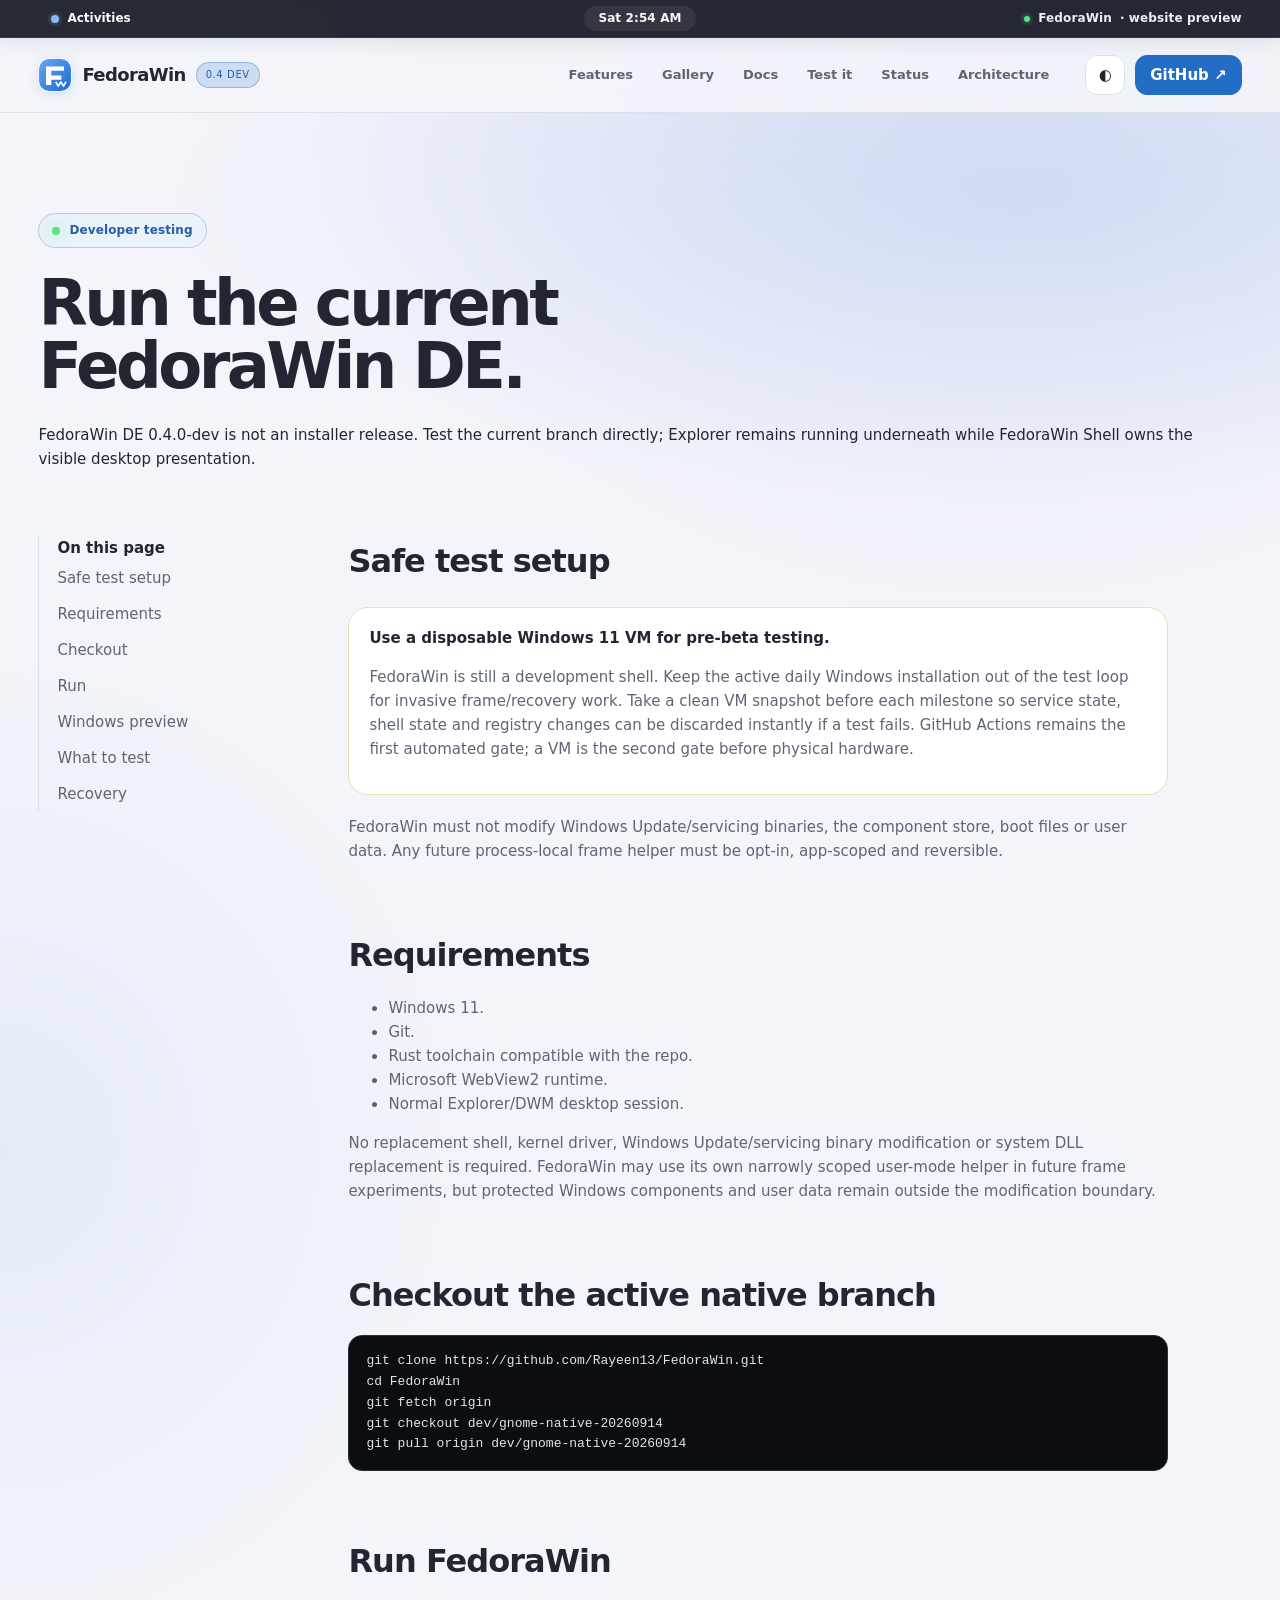
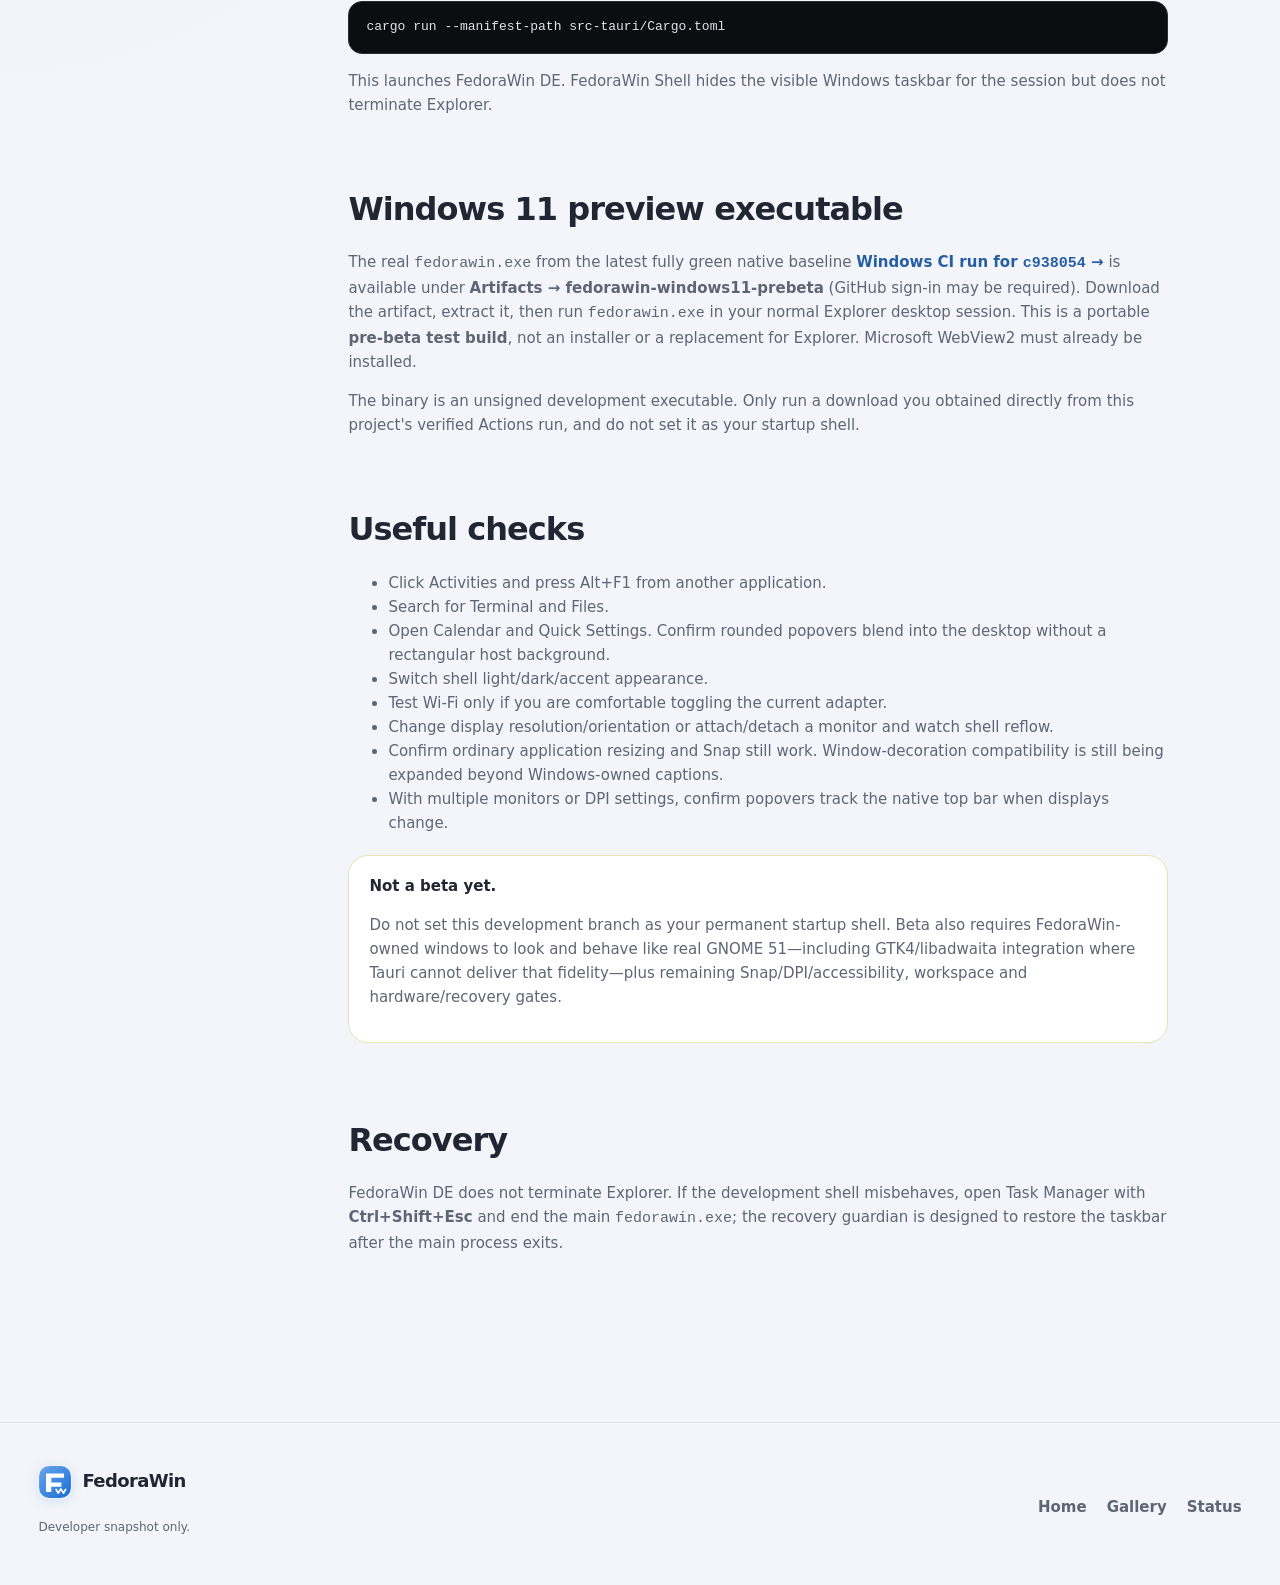
<file: docs/getting-started.html>
<!doctype html><html lang="en" data-theme="dark"><head><meta charset="utf-8"><meta name="viewport" content="width=device-width,initial-scale=1"><meta name="description" content="Build and test the current Rust and Tauri FedoraWin development shell on Windows 11."><link rel="canonical" href="https://rayeen13.github.io/FedoraWin/getting-started.html"><link rel="icon" href="./assets/favicon.svg" type="image/svg+xml"><title>Test FedoraWin · Getting started</title><link rel="stylesheet" href="./styles.css"></head><body>
<header class="nav"><div class="wrap nav-inner"><a class="brand" href="./index.html"><img class="mark" src="./assets/fedorawin-logo.svg" alt="" width="34" height="34"><b>FedoraWin</b><em>0.4 dev</em></a><nav class="links"><a href="./index.html#features">Features</a><a href="./gallery.html">Gallery</a><a href="./getting-started.html">Test it</a><a href="./status.html">Status</a><a href="./architecture.html">Architecture</a></nav><div class="nav-actions"><button id="theme" class="icon" aria-label="Toggle theme">◐</button><a class="github" href="https://github.com/Rayeen13/FedoraWin" target="_blank" rel="noreferrer">GitHub ↗</a><button id="menu" class="icon mobile-only" aria-label="Open menu" aria-expanded="false">☰</button></div></div><div id="mobileNav" class="mobile-nav"><a href="./index.html#features">Features</a><a href="./gallery.html">Gallery</a><a href="./getting-started.html">Test it</a><a href="./status.html">Status</a><a href="./architecture.html">Architecture</a></div></header>
<main><section class="doc-hero"><div class="wrap"><div class="eyebrow"><i></i> Developer testing</div><h1>Run the current FedoraWin DE.</h1><p class="hero-copy">FedoraWin DE 0.4.0-dev is not an installer release. Test the current branch directly; Explorer remains running underneath while FedoraWin Shell owns the visible desktop presentation.</p></div></section>
<div class="wrap doc-layout"><aside class="toc"><b>On this page</b><a href="#vm">Safe test setup</a><a href="#requirements">Requirements</a><a href="#checkout">Checkout</a><a href="#run">Run</a><a href="#preview">Windows preview</a><a href="#test">What to test</a><a href="#recovery">Recovery</a></aside><article class="doc-content">
<section id="vm"><h2>Safe test setup</h2><div class="callout warning"><b>Use a disposable Windows 11 VM for pre-beta testing.</b><p>FedoraWin is still a development shell. Keep the active daily Windows installation out of the test loop for invasive frame/recovery work. Take a clean VM snapshot before each milestone so service state, shell state and registry changes can be discarded instantly if a test fails. GitHub Actions remains the first automated gate; a VM is the second gate before physical hardware.</p></div><p>FedoraWin must not modify Windows Update/servicing binaries, the component store, boot files or user data. Any future process-local frame helper must be opt-in, app-scoped and reversible.</p></section>
<section id="requirements"><h2>Requirements</h2><ul><li>Windows 11.</li><li>Git.</li><li>Rust toolchain compatible with the repo.</li><li>Microsoft WebView2 runtime.</li><li>Normal Explorer/DWM desktop session.</li></ul><p>No replacement shell, kernel driver, Windows Update/servicing binary modification or system DLL replacement is required. FedoraWin may use its own narrowly scoped user-mode helper in future frame experiments, but protected Windows components and user data remain outside the modification boundary.</p></section>
<section id="checkout"><h2>Checkout the active native branch</h2><pre class="code">git clone https://github.com/Rayeen13/FedoraWin.git
cd FedoraWin
git fetch origin
git checkout dev/gnome-native-20260914
git pull origin dev/gnome-native-20260914</pre></section>
<section id="run"><h2>Run FedoraWin</h2><pre class="code">cargo run --manifest-path src-tauri/Cargo.toml</pre><p>This launches FedoraWin DE. FedoraWin Shell hides the visible Windows taskbar for the session but does not terminate Explorer.</p></section>
<section id="preview"><h2>Windows 11 preview executable</h2><p>The real <code>fedorawin.exe</code> from the latest fully green native baseline <a class="text-link" href="https://github.com/Rayeen13/FedoraWin/actions/runs/36559920051">Windows CI run for <code>c938054</code> →</a> is available under <b>Artifacts → fedorawin-windows11-prebeta</b> (GitHub sign-in may be required). Download the artifact, extract it, then run <code>fedorawin.exe</code> in your normal Explorer desktop session. This is a portable <b>pre-beta test build</b>, not an installer or a replacement for Explorer. Microsoft WebView2 must already be installed.</p><p>The binary is an unsigned development executable. Only run a download you obtained directly from this project's verified Actions run, and do not set it as your startup shell.</p></section>
<section id="test"><h2>Useful checks</h2><ul><li>Click Activities and press Alt+F1 from another application.</li><li>Search for Terminal and Files.</li><li>Open Calendar and Quick Settings. Confirm rounded popovers blend into the desktop without a rectangular host background.</li><li>Switch shell light/dark/accent appearance.</li><li>Test Wi-Fi only if you are comfortable toggling the current adapter.</li><li>Change display resolution/orientation or attach/detach a monitor and watch shell reflow.</li><li>Confirm ordinary application resizing and Snap still work. Window-decoration compatibility is still being expanded beyond Windows-owned captions.</li><li>With multiple monitors or DPI settings, confirm popovers track the native top bar when displays change.</li></ul><div class="callout warning"><b>Not a beta yet.</b><p>Do not set this development branch as your permanent startup shell. Beta also requires FedoraWin-owned windows to look and behave like real GNOME 51—including GTK4/libadwaita integration where Tauri cannot deliver that fidelity—plus remaining Snap/DPI/accessibility, workspace and hardware/recovery gates.</p></div></section>
<section id="recovery"><h2>Recovery</h2><p>FedoraWin DE does not terminate Explorer. If the development shell misbehaves, open Task Manager with <b>Ctrl+Shift+Esc</b> and end the main <code>fedorawin.exe</code>; the recovery guardian is designed to restore the taskbar after the main process exits.</p></section>
</article></div></main>
<footer><div class="wrap footer-inner"><div><span class="brand"><img class="mark" src="./assets/fedorawin-logo.svg" alt="" width="34" height="34"><b>FedoraWin</b></span><p>Developer snapshot only.</p></div><div><a href="./index.html">Home</a><a href="./gallery.html">Gallery</a><a href="./status.html">Status</a></div></div></footer><script src="./app.js"></script></body></html>
</file>
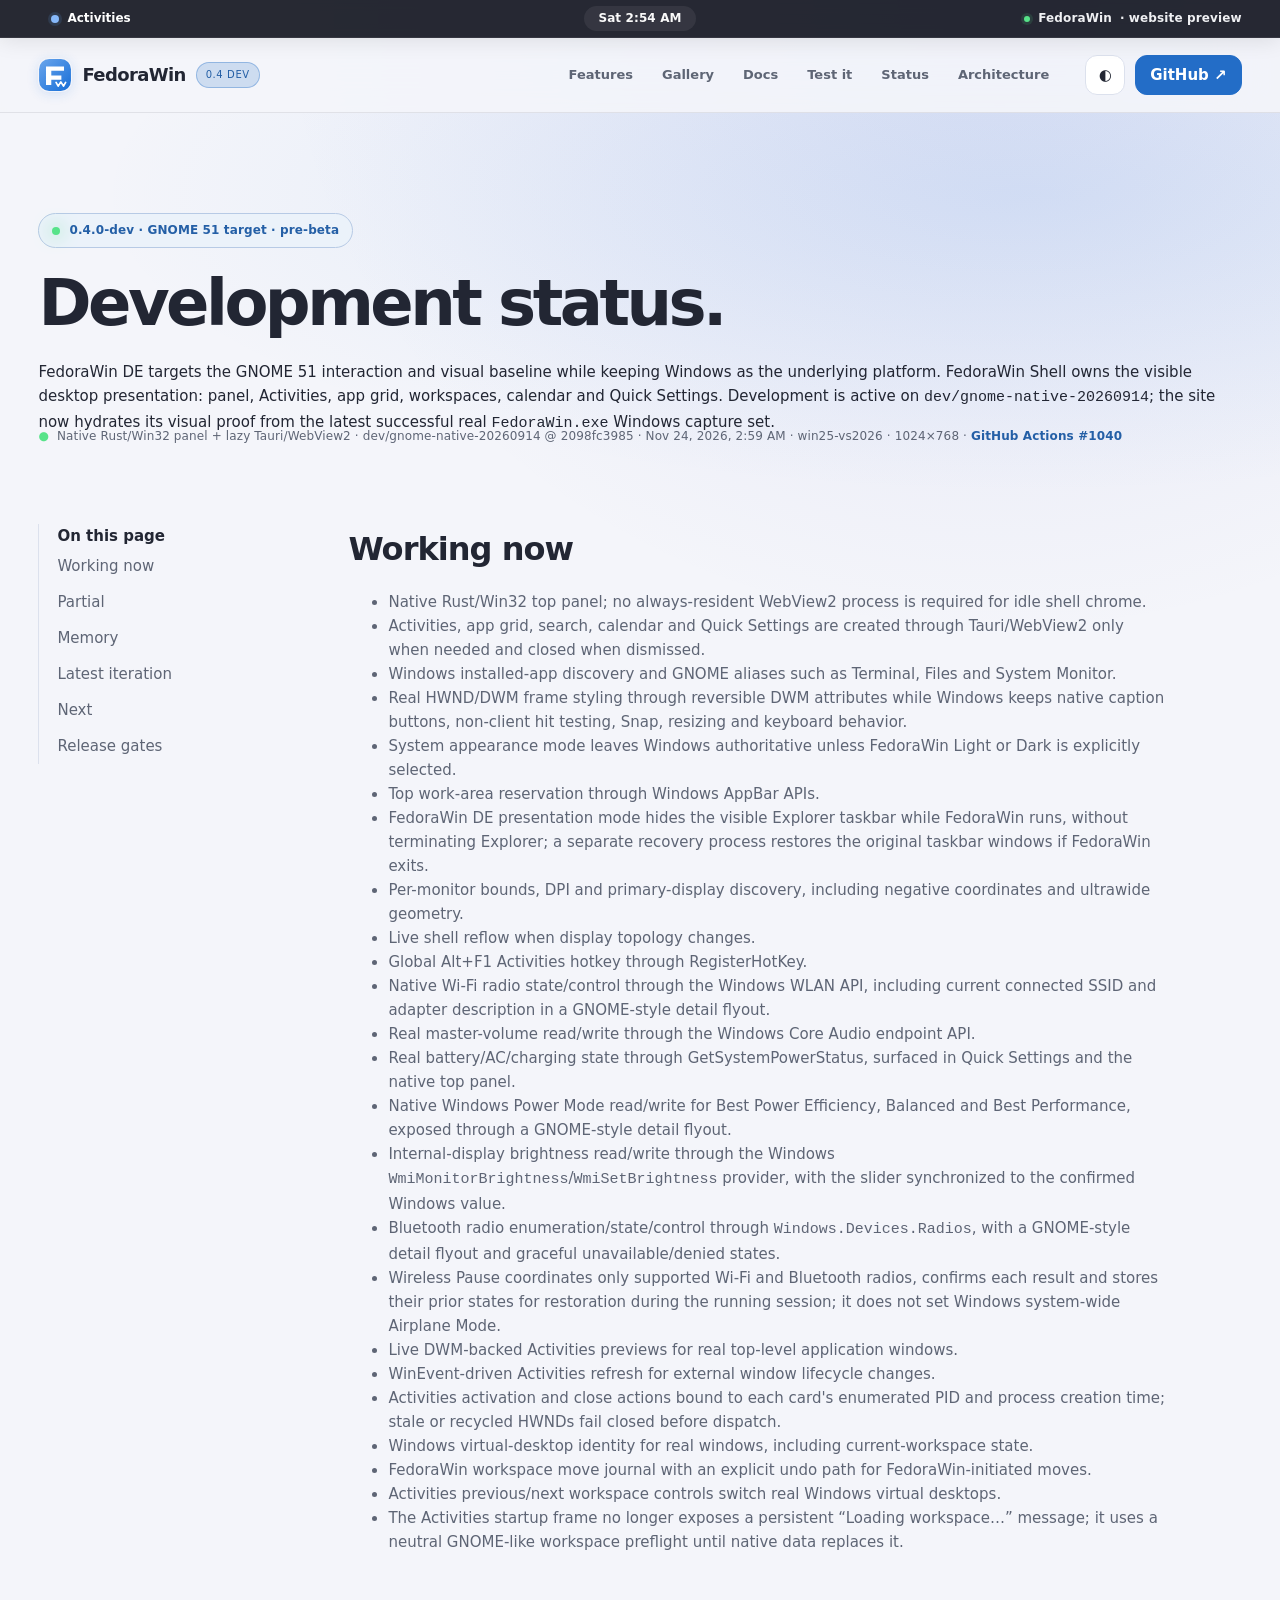
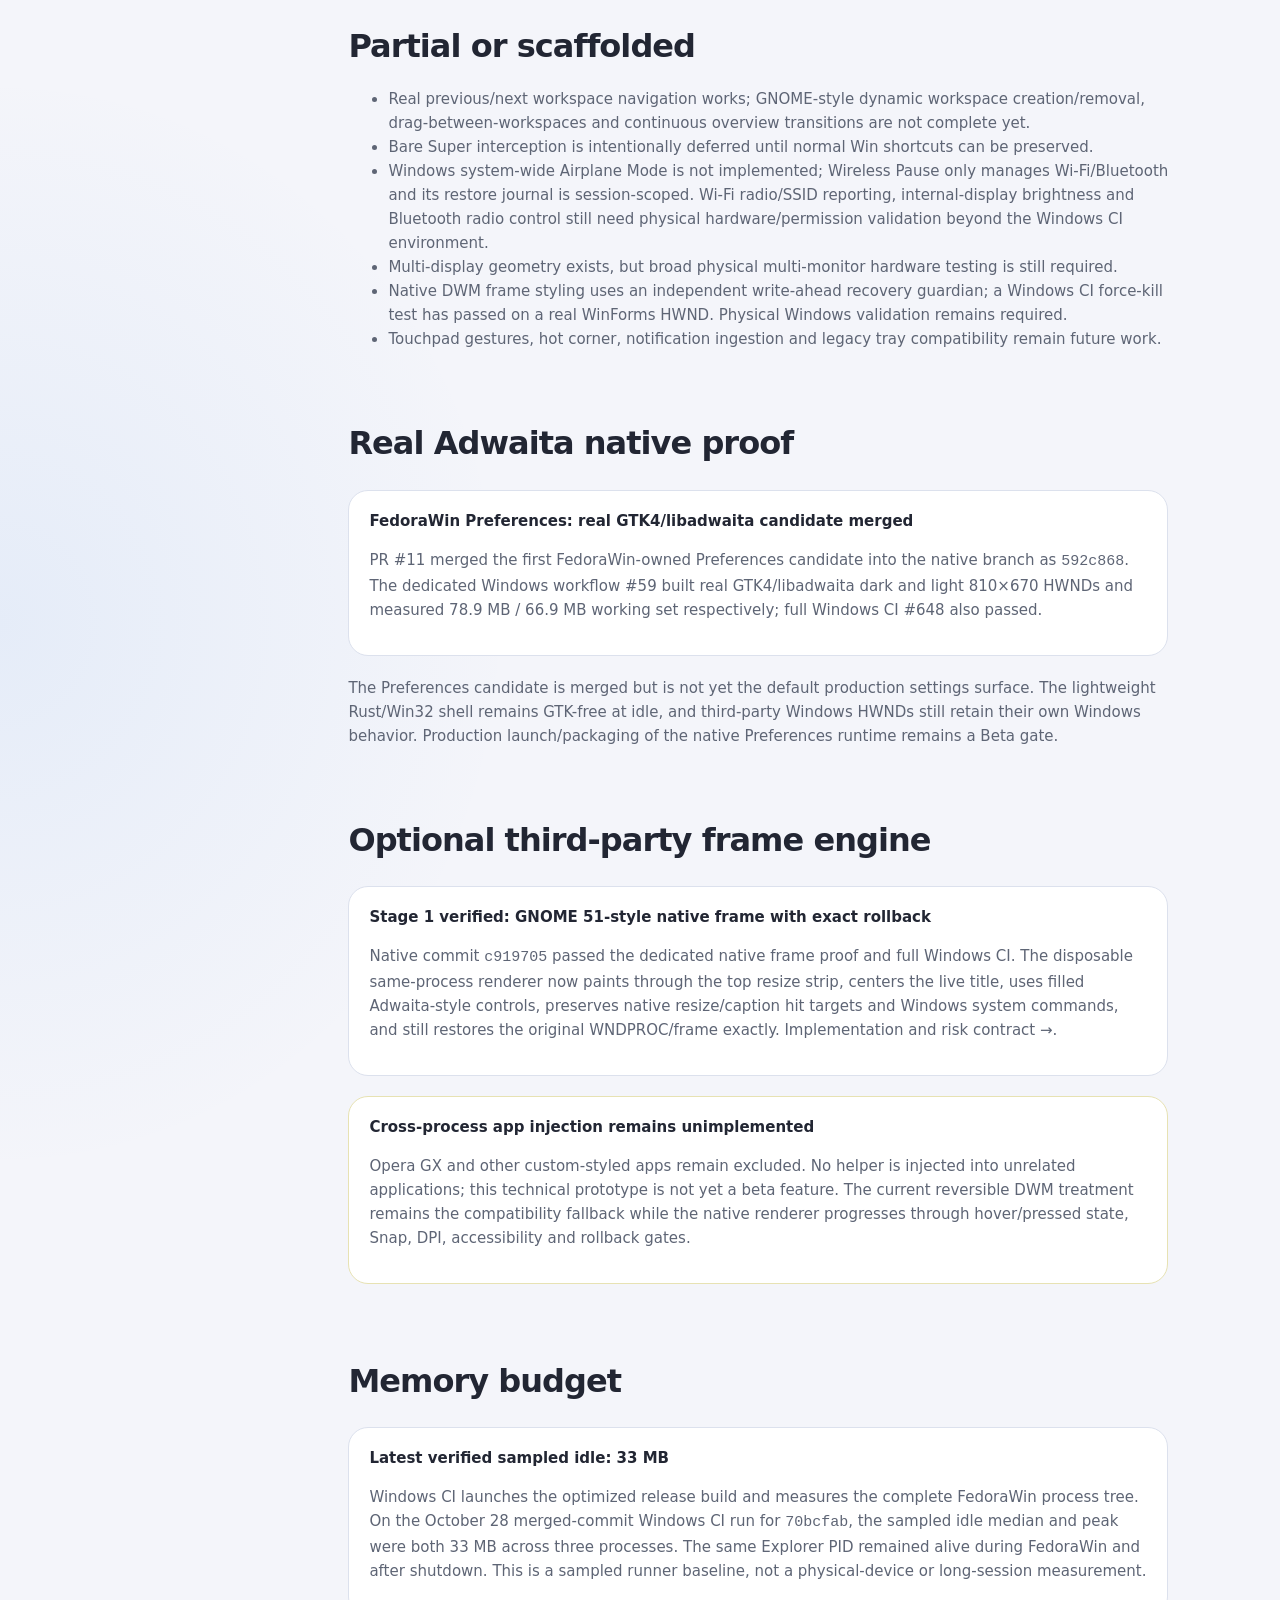
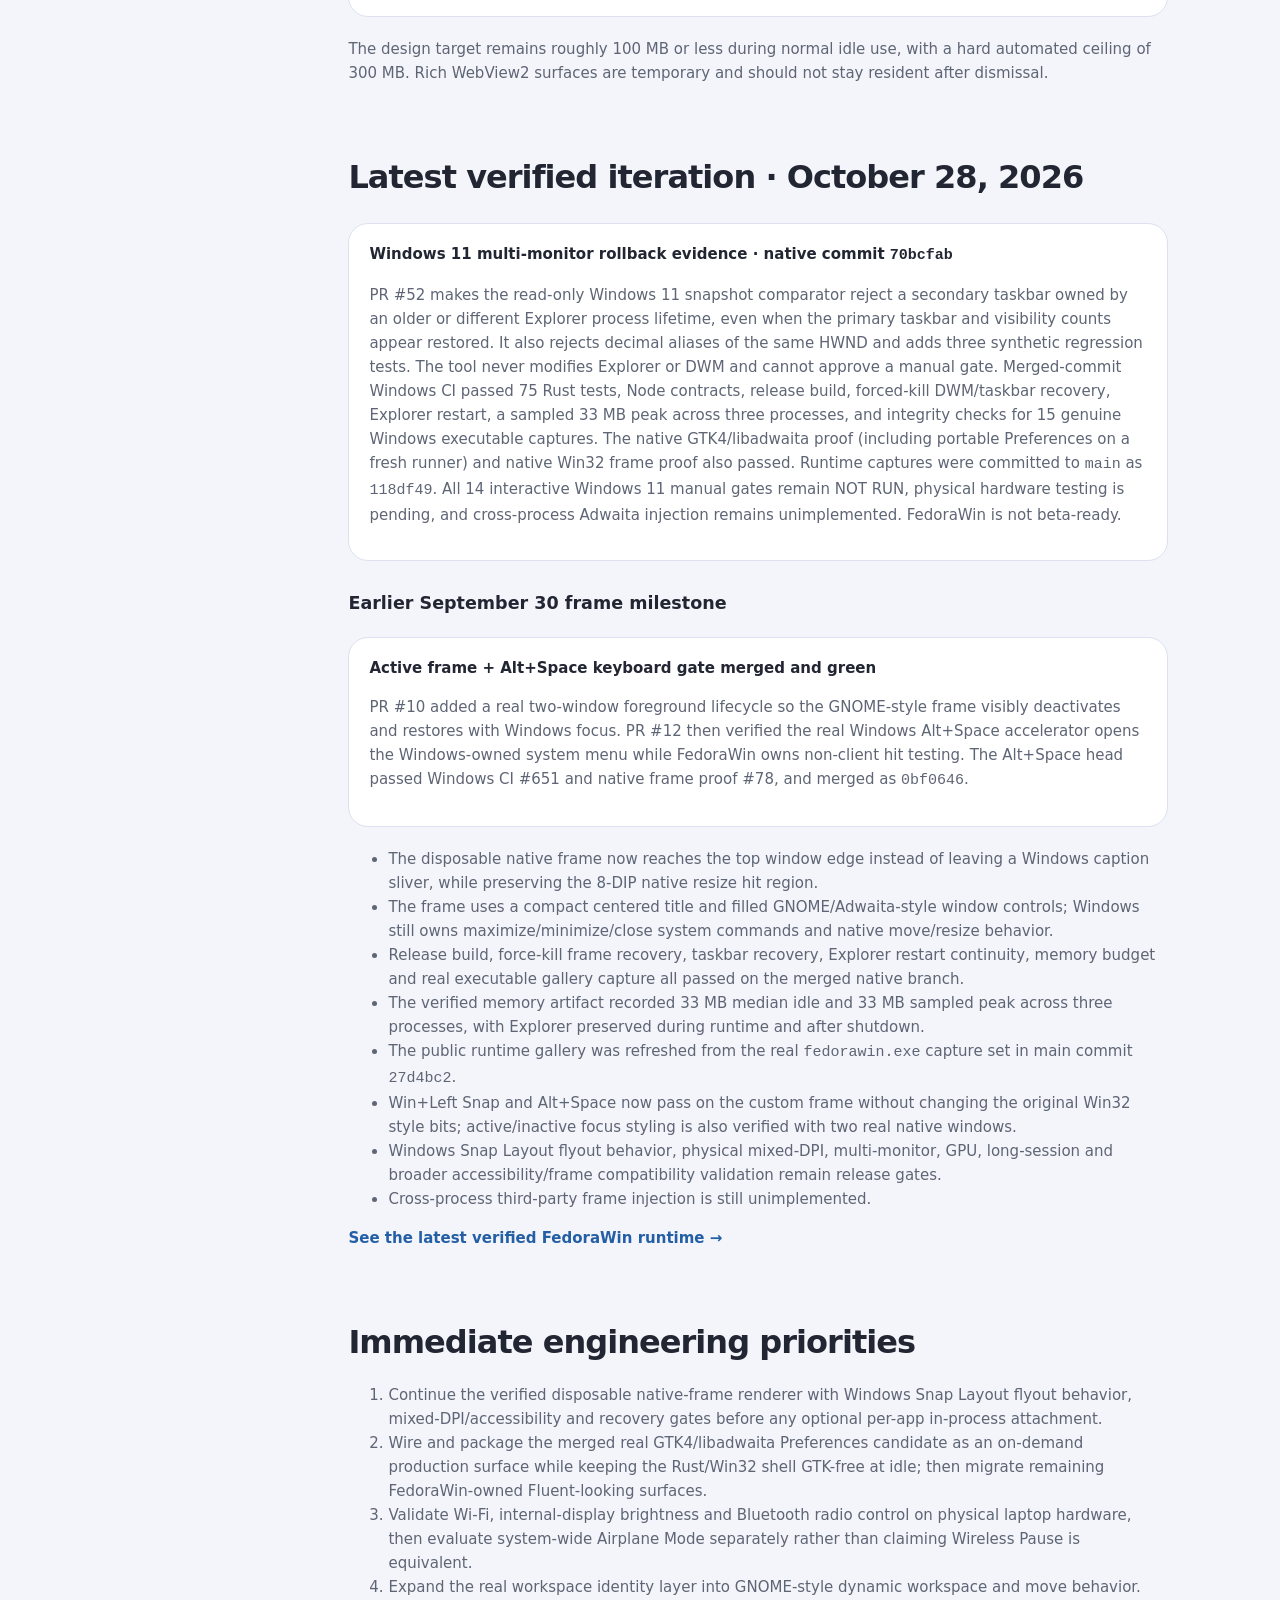
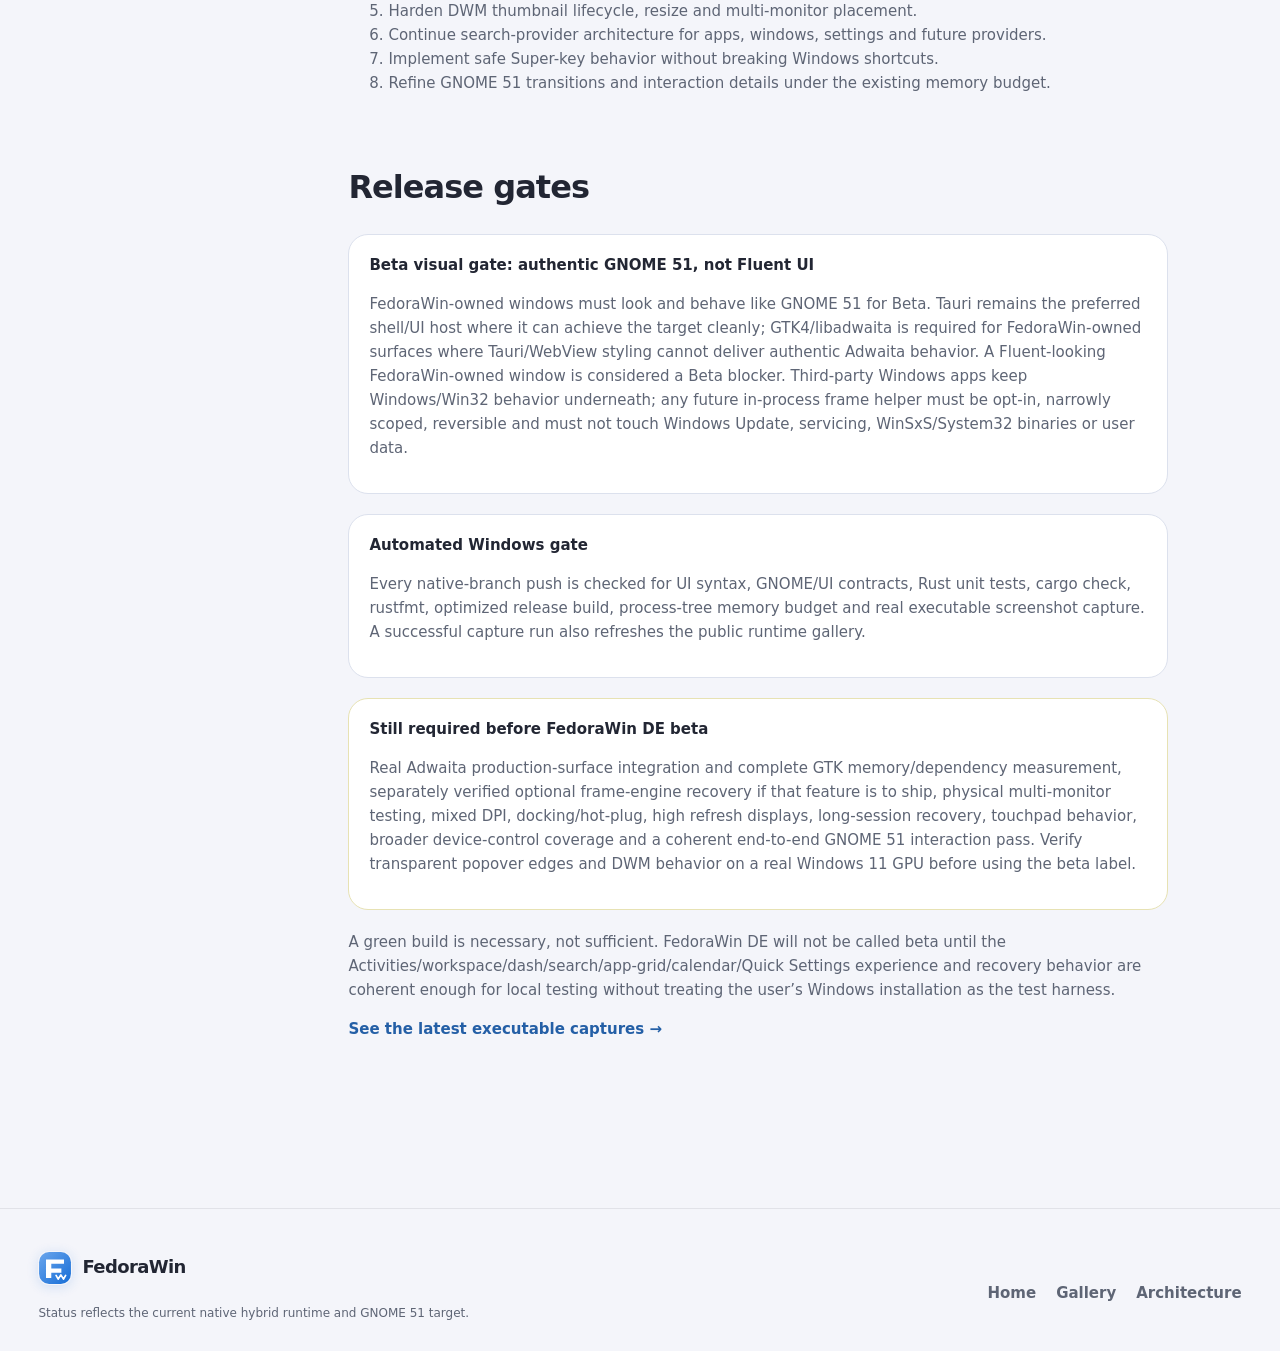
<file: docs/status.html>
<!doctype html><html lang="en" data-theme="dark"><head><meta charset="utf-8"><meta name="viewport" content="width=device-width,initial-scale=1"><meta name="description" content="Current FedoraWin 0.4.0-dev implementation status, GNOME 51 fidelity target and release gates."><link rel="canonical" href="https://rayeen13.github.io/FedoraWin/status.html"><link rel="icon" href="./assets/favicon.svg" type="image/svg+xml"><title>Status · FedoraWin</title><link rel="stylesheet" href="./styles.css"></head><body>
<header class="nav"><div class="wrap nav-inner"><a class="brand" href="./index.html"><img class="mark" src="./assets/fedorawin-logo.svg" alt="" width="34" height="34"><b>FedoraWin</b><em>0.4 dev</em></a><nav class="links"><a href="./index.html#features">Features</a><a href="./gallery.html">Gallery</a><a href="./getting-started.html">Test it</a><a href="./status.html">Status</a><a href="./architecture.html">Architecture</a></nav><div class="nav-actions"><button id="theme" class="icon" aria-label="Toggle theme">◐</button><a class="github" href="https://github.com/Rayeen13/FedoraWin" target="_blank" rel="noreferrer">GitHub ↗</a><button id="menu" class="icon mobile-only" aria-label="Open menu" aria-expanded="false">☰</button></div></div><div id="mobileNav" class="mobile-nav"><a href="./index.html#features">Features</a><a href="./gallery.html">Gallery</a><a href="./getting-started.html">Test it</a><a href="./status.html">Status</a><a href="./architecture.html">Architecture</a></div></header>
<main><section class="doc-hero"><div class="wrap"><div class="eyebrow"><i></i> 0.4.0-dev · GNOME 51 target · pre-beta</div><h1>Development status.</h1><p class="hero-copy">FedoraWin DE targets the GNOME 51 interaction and visual baseline while keeping Windows as the underlying platform. FedoraWin Shell owns the visible desktop presentation: panel, Activities, app grid, workspaces, calendar and Quick Settings. Development is active on <code>dev/gnome-native-20260914</code>; the site now hydrates its visual proof from the latest successful real <code>FedoraWin.exe</code> Windows capture set.</p><p class="ci-provenance" data-ci-provenance>Latest successful runtime evidence appears here automatically.</p></div></section>
<div class="wrap doc-layout"><aside class="toc"><b>On this page</b><a href="#working">Working now</a><a href="#partial">Partial</a><a href="#memory">Memory</a><a href="#latest">Latest iteration</a><a href="#next">Next</a><a href="#gates">Release gates</a></aside><article class="doc-content">
<section id="working"><h2>Working now</h2><ul><li>Native Rust/Win32 top panel; no always-resident WebView2 process is required for idle shell chrome.</li><li>Activities, app grid, search, calendar and Quick Settings are created through Tauri/WebView2 only when needed and closed when dismissed.</li><li>Windows installed-app discovery and GNOME aliases such as Terminal, Files and System Monitor.</li><li>Real HWND/DWM frame styling through reversible DWM attributes while Windows keeps native caption buttons, non-client hit testing, Snap, resizing and keyboard behavior.</li><li>System appearance mode leaves Windows authoritative unless FedoraWin Light or Dark is explicitly selected.</li><li>Top work-area reservation through Windows AppBar APIs.</li><li>FedoraWin DE presentation mode hides the visible Explorer taskbar while FedoraWin runs, without terminating Explorer; a separate recovery process restores the original taskbar windows if FedoraWin exits.</li><li>Per-monitor bounds, DPI and primary-display discovery, including negative coordinates and ultrawide geometry.</li><li>Live shell reflow when display topology changes.</li><li>Global Alt+F1 Activities hotkey through RegisterHotKey.</li><li>Native Wi-Fi radio state/control through the Windows WLAN API, including current connected SSID and adapter description in a GNOME-style detail flyout.</li><li>Real master-volume read/write through the Windows Core Audio endpoint API.</li><li>Real battery/AC/charging state through GetSystemPowerStatus, surfaced in Quick Settings and the native top panel.</li><li>Native Windows Power Mode read/write for Best Power Efficiency, Balanced and Best Performance, exposed through a GNOME-style detail flyout.</li><li>Internal-display brightness read/write through the Windows <code>WmiMonitorBrightness</code>/<code>WmiSetBrightness</code> provider, with the slider synchronized to the confirmed Windows value.</li><li>Bluetooth radio enumeration/state/control through <code>Windows.Devices.Radios</code>, with a GNOME-style detail flyout and graceful unavailable/denied states.</li><li>Wireless Pause coordinates only supported Wi-Fi and Bluetooth radios, confirms each result and stores their prior states for restoration during the running session; it does not set Windows system-wide Airplane Mode.</li><li>Live DWM-backed Activities previews for real top-level application windows.</li><li>WinEvent-driven Activities refresh for external window lifecycle changes.</li><li>Activities activation and close actions bound to each card's enumerated PID and process creation time; stale or recycled HWNDs fail closed before dispatch.</li><li>Windows virtual-desktop identity for real windows, including current-workspace state.</li><li>FedoraWin workspace move journal with an explicit undo path for FedoraWin-initiated moves.</li><li>Activities previous/next workspace controls switch real Windows virtual desktops.</li><li>The Activities startup frame no longer exposes a persistent “Loading workspace…” message; it uses a neutral GNOME-like workspace preflight until native data replaces it.</li></ul></section>
<section id="partial"><h2>Partial or scaffolded</h2><ul><li>Real previous/next workspace navigation works; GNOME-style dynamic workspace creation/removal, drag-between-workspaces and continuous overview transitions are not complete yet.</li><li>Bare Super interception is intentionally deferred until normal Win shortcuts can be preserved.</li><li>Windows system-wide Airplane Mode is not implemented; Wireless Pause only manages Wi-Fi/Bluetooth and its restore journal is session-scoped. Wi-Fi radio/SSID reporting, internal-display brightness and Bluetooth radio control still need physical hardware/permission validation beyond the Windows CI environment.</li><li>Multi-display geometry exists, but broad physical multi-monitor hardware testing is still required.</li><li>Native DWM frame styling uses an independent write-ahead recovery guardian; a Windows CI force-kill test has passed on a real WinForms HWND. Physical Windows validation remains required.</li><li>Touchpad gestures, hot corner, notification ingestion and legacy tray compatibility remain future work.</li></ul></section>
<section id="real-adwaita"><h2>Real Adwaita native proof</h2><div class="callout"><b>FedoraWin Preferences: real GTK4/libadwaita candidate merged</b><p>PR <a href="https://github.com/Rayeen13/FedoraWin/pull/11">#11</a> merged the first FedoraWin-owned Preferences candidate into the native branch as <a href="https://github.com/Rayeen13/FedoraWin/commit/592c868a92e42b375f45f8ffb9a9d8dffd107d9d"><code>592c868</code></a>. The dedicated Windows workflow <a href="https://github.com/Rayeen13/FedoraWin/actions/runs/36750526155">#59</a> built real GTK4/libadwaita dark and light 810×670 HWNDs and measured 78.9 MB / 66.9 MB working set respectively; full Windows CI <a href="https://github.com/Rayeen13/FedoraWin/actions/runs/36750526232">#648</a> also passed.</p></div><p>The Preferences candidate is merged but is not yet the default production settings surface. The lightweight Rust/Win32 shell remains GTK-free at idle, and third-party Windows HWNDs still retain their own Windows behavior. Production launch/packaging of the native Preferences runtime remains a Beta gate.</p></section>
<section id="frame-engine"><h2>Optional third-party frame engine</h2><div class="callout"><b>Stage 1 verified: GNOME 51-style native frame with exact rollback</b><p>Native commit <a href="https://github.com/Rayeen13/FedoraWin/commit/c919705553eccbee737900f033a5c8d269f7a39b"><code>c919705</code></a> passed the dedicated <a href="https://github.com/Rayeen13/FedoraWin/actions/runs/36558698399">native frame proof</a> and full Windows CI. The disposable same-process renderer now paints through the top resize strip, centers the live title, uses filled Adwaita-style controls, preserves native resize/caption hit targets and Windows system commands, and still restores the original WNDPROC/frame exactly. <a href="./frame-engine.html">Implementation and risk contract →</a>.</p></div><div class="callout warning"><b>Cross-process app injection remains unimplemented</b><p>Opera GX and other custom-styled apps remain excluded. No helper is injected into unrelated applications; this technical prototype is not yet a beta feature. The current reversible DWM treatment remains the compatibility fallback while the native renderer progresses through hover/pressed state, Snap, DPI, accessibility and rollback gates.</p></div></section>
<section id="memory"><h2>Memory budget</h2><div class="callout"><b>Latest verified sampled idle: 33 MB</b><p>Windows CI launches the optimized release build and measures the complete FedoraWin process tree. On the October 28 merged-commit <a href="https://github.com/Rayeen13/FedoraWin/actions/runs/40626316681">Windows CI run</a> for <code>70bcfab</code>, the sampled idle median and peak were both 33 MB across three processes. The same Explorer PID remained alive during FedoraWin and after shutdown. This is a sampled runner baseline, not a physical-device or long-session measurement.</p></div><p>The design target remains roughly 100 MB or less during normal idle use, with a hard automated ceiling of 300 MB. Rich WebView2 surfaces are temporary and should not stay resident after dismissal.</p></section>
<section id="latest"><h2>Latest verified iteration · October 28, 2026</h2><div class="callout"><b>Windows 11 multi-monitor rollback evidence · native commit <code>70bcfab</code></b><p><a href="https://github.com/Rayeen13/FedoraWin/pull/52">PR #52</a> makes the read-only Windows 11 snapshot comparator reject a secondary taskbar owned by an older or different Explorer process lifetime, even when the primary taskbar and visibility counts appear restored. It also rejects decimal aliases of the same HWND and adds three synthetic regression tests. The tool never modifies Explorer or DWM and cannot approve a manual gate. <a href="https://github.com/Rayeen13/FedoraWin/actions/runs/40626316681">Merged-commit Windows CI</a> passed 75 Rust tests, Node contracts, release build, forced-kill DWM/taskbar recovery, Explorer restart, a sampled 33 MB peak across three processes, and integrity checks for <a href="./gallery.html">15 genuine Windows executable captures</a>. The <a href="https://github.com/Rayeen13/FedoraWin/actions/runs/40626322965">native GTK4/libadwaita proof</a> (including portable Preferences on a fresh runner) and <a href="https://github.com/Rayeen13/FedoraWin/actions/runs/40626323073">native Win32 frame proof</a> also passed. Runtime captures were committed to <code>main</code> as <a href="https://github.com/Rayeen13/FedoraWin/commit/118df49e0cdfa652c54e26898ab87880a935fa04"><code>118df49</code></a>. All 14 interactive Windows 11 manual gates remain NOT RUN, physical hardware testing is pending, and cross-process Adwaita injection remains unimplemented. FedoraWin is not beta-ready.</p></div><h3>Earlier September 30 frame milestone</h3>
<div class="callout"><b>Active frame + Alt+Space keyboard gate merged and green</b><p>PR <a href="https://github.com/Rayeen13/FedoraWin/pull/10">#10</a> added a real two-window foreground lifecycle so the GNOME-style frame visibly deactivates and restores with Windows focus. PR <a href="https://github.com/Rayeen13/FedoraWin/pull/12">#12</a> then verified the real Windows Alt+Space accelerator opens the Windows-owned system menu while FedoraWin owns non-client hit testing. The Alt+Space head passed <a href="https://github.com/Rayeen13/FedoraWin/actions/runs/36750978080">Windows CI #651</a> and <a href="https://github.com/Rayeen13/FedoraWin/actions/runs/36750978298">native frame proof #78</a>, and merged as <a href="https://github.com/Rayeen13/FedoraWin/commit/0bf06460eb02409a4c3e1ac4727b355a9750be94"><code>0bf0646</code></a>.</p></div>
<ul><li>The disposable native frame now reaches the top window edge instead of leaving a Windows caption sliver, while preserving the 8-DIP native resize hit region.</li>
<li>The frame uses a compact centered title and filled GNOME/Adwaita-style window controls; Windows still owns maximize/minimize/close system commands and native move/resize behavior.</li>
<li>Release build, force-kill frame recovery, taskbar recovery, Explorer restart continuity, memory budget and real executable gallery capture all passed on the merged native branch.</li>
<li>The verified memory artifact recorded 33 MB median idle and 33 MB sampled peak across three processes, with Explorer preserved during runtime and after shutdown.</li>
<li>The public runtime gallery was refreshed from the real <code>fedorawin.exe</code> capture set in main commit <a href="https://github.com/Rayeen13/FedoraWin/commit/27d4bc2f3bebd923a37f386ddcd76f7156003eb7"><code>27d4bc2</code></a>.</li>
<li>Win+Left Snap and Alt+Space now pass on the custom frame without changing the original Win32 style bits; active/inactive focus styling is also verified with two real native windows.</li><li>Windows Snap Layout flyout behavior, physical mixed-DPI, multi-monitor, GPU, long-session and broader accessibility/frame compatibility validation remain release gates.</li><li>Cross-process third-party frame injection is still unimplemented.</li></ul>
<p><a class="text-link" href="./gallery.html">See the latest verified FedoraWin runtime →</a></p></section>
<section id="next"><h2>Immediate engineering priorities</h2><ol><li>Continue the verified disposable native-frame renderer with Windows Snap Layout flyout behavior, mixed-DPI/accessibility and recovery gates before any optional per-app in-process attachment.</li><li>Wire and package the merged real GTK4/libadwaita Preferences candidate as an on-demand production surface while keeping the Rust/Win32 shell GTK-free at idle; then migrate remaining FedoraWin-owned Fluent-looking surfaces.</li><li>Validate Wi-Fi, internal-display brightness and Bluetooth radio control on physical laptop hardware, then evaluate system-wide Airplane Mode separately rather than claiming Wireless Pause is equivalent.</li><li>Expand the real workspace identity layer into GNOME-style dynamic workspace and move behavior.</li><li>Harden DWM thumbnail lifecycle, resize and multi-monitor placement.</li><li>Continue search-provider architecture for apps, windows, settings and future providers.</li><li>Implement safe Super-key behavior without breaking Windows shortcuts.</li><li>Refine GNOME 51 transitions and interaction details under the existing memory budget.</li></ol></section>
<section id="gates"><h2>Release gates</h2><div class="callout"><b>Beta visual gate: authentic GNOME 51, not Fluent UI</b><p>FedoraWin-owned windows must look and behave like GNOME 51 for Beta. Tauri remains the preferred shell/UI host where it can achieve the target cleanly; GTK4/libadwaita is required for FedoraWin-owned surfaces where Tauri/WebView styling cannot deliver authentic Adwaita behavior. A Fluent-looking FedoraWin-owned window is considered a Beta blocker. Third-party Windows apps keep Windows/Win32 behavior underneath; any future in-process frame helper must be opt-in, narrowly scoped, reversible and must not touch Windows Update, servicing, WinSxS/System32 binaries or user data.</p></div><div class="callout"><b>Automated Windows gate</b><p>Every native-branch push is checked for UI syntax, GNOME/UI contracts, Rust unit tests, cargo check, rustfmt, optimized release build, process-tree memory budget and real executable screenshot capture. A successful capture run also refreshes the public runtime gallery.</p></div><div class="callout warning"><b>Still required before FedoraWin DE beta</b><p>Real Adwaita production-surface integration and complete GTK memory/dependency measurement, separately verified optional frame-engine recovery if that feature is to ship, physical multi-monitor testing, mixed DPI, docking/hot-plug, high refresh displays, long-session recovery, touchpad behavior, broader device-control coverage and a coherent end-to-end GNOME 51 interaction pass. Verify transparent popover edges and DWM behavior on a real Windows 11 GPU before using the beta label.</p></div><p>A green build is necessary, not sufficient. FedoraWin DE will not be called beta until the Activities/workspace/dash/search/app-grid/calendar/Quick Settings experience and recovery behavior are coherent enough for local testing without treating the user’s Windows installation as the test harness.</p><p><a class="text-link" href="./gallery.html">See the latest executable captures →</a></p></section>
</article></div></main>
<footer><div class="wrap footer-inner"><div><span class="brand"><img class="mark" src="./assets/fedorawin-logo.svg" alt="" width="34" height="34"><b>FedoraWin</b></span><p>Status reflects the current native hybrid runtime and GNOME 51 target.</p></div><div><a href="./index.html">Home</a><a href="./gallery.html">Gallery</a><a href="./architecture.html">Architecture</a></div></div></footer><script src="./app.js"></script></body></html>
</file>
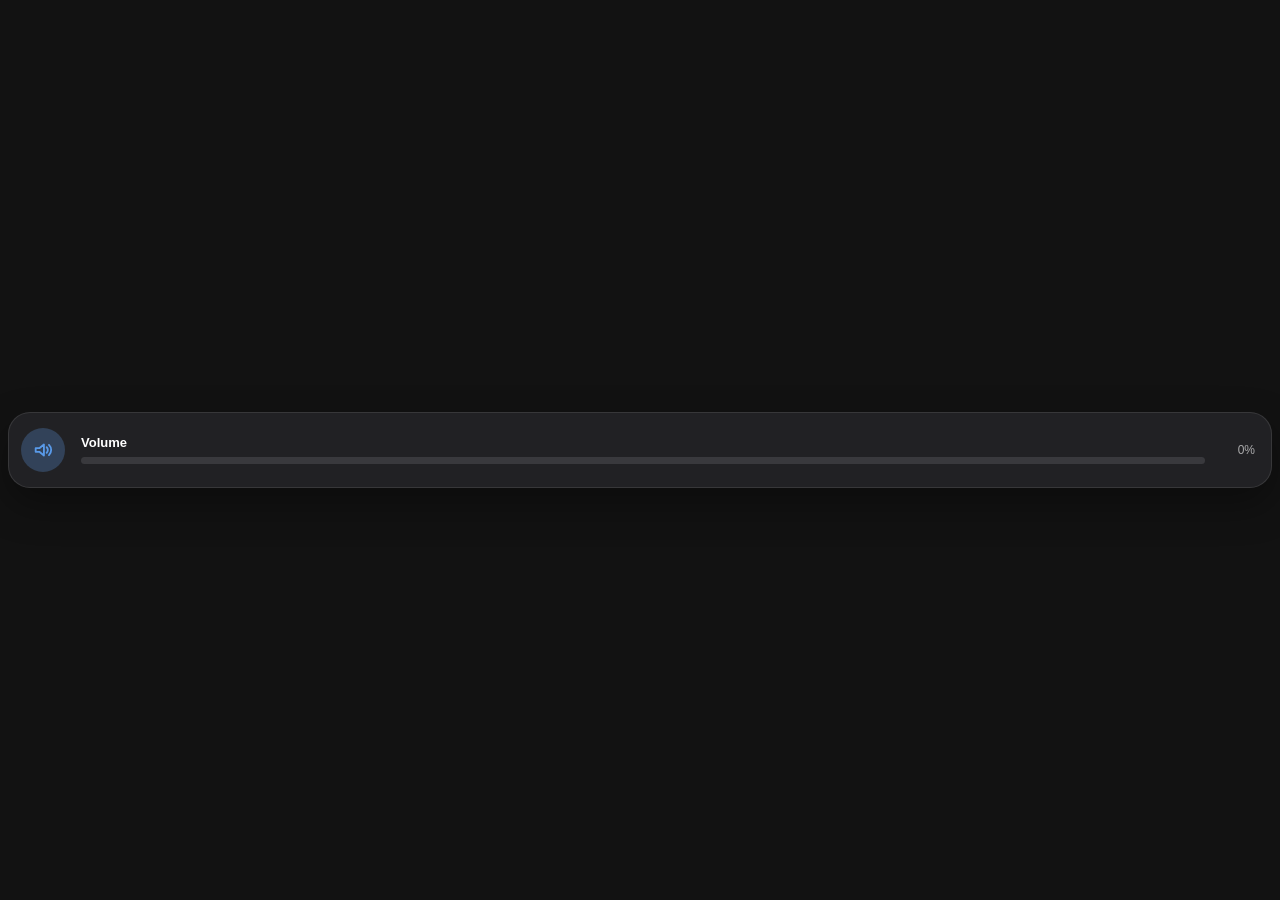
<file: ui/osd.html>
<!doctype html>
<html lang="en">
<head>
  <meta charset="utf-8" />
  <meta name="viewport" content="width=device-width,initial-scale=1" />
  <title>FedoraWin Control OSD</title>
  <link rel="stylesheet" href="styles.css" />
  <link rel="stylesheet" href="adwaita.css" />
  <link rel="stylesheet" href="gnome51.css" />
  <link rel="stylesheet" href="osd.css" />
</head>
<body class="osd-view">
  <main id="osd-root" aria-live="polite"></main>
  <script src="osd.js"></script>
</body>
</html>
</file>
<file: docs/styles.css>
:root{--bg:#111316;--bg2:#17191d;--card:#1d2025;--card2:#22262c;--text:#f6f7f8;--muted:#aeb4bd;--line:#2d323a;--blue:#3584e4;--blue2:#62a0ea;--green:#57e389;--amber:#f8e45c;--shadow:0 30px 80px rgba(0,0,0,.35);--r:22px}html[data-theme=light]{--bg:#f7f8fa;--bg2:#fff;--card:#fff;--card2:#f0f2f5;--text:#17191c;--muted:#5e6671;--line:#dfe3e8;--shadow:0 30px 80px rgba(30,40,55,.13)}*{box-sizing:border-box}html{scroll-behavior:smooth}body{margin:0;background:var(--bg);color:var(--text);font:15px/1.6 Cantarell,"Segoe UI",system-ui,sans-serif;-webkit-font-smoothing:antialiased}a{color:inherit;text-decoration:none}button{font:inherit}.wrap{width:min(1180px,calc(100% - 40px));margin:auto}.skip{position:fixed;left:12px;top:-60px;background:var(--text);color:var(--bg);padding:10px 16px;z-index:1000;border-radius:10px}.skip:focus{top:12px}.nav{position:sticky;top:0;z-index:100;background:color-mix(in srgb,var(--bg) 82%,transparent);backdrop-filter:blur(18px);border-bottom:1px solid color-mix(in srgb,var(--line) 70%,transparent)}.nav-inner{height:70px;display:flex;align-items:center;gap:30px}.brand{display:inline-flex;align-items:center;gap:10px}.mark{display:grid;place-items:center;width:32px;height:32px;border-radius:50%;background:linear-gradient(145deg,var(--blue2),var(--blue));color:#fff;font-weight:900;font-size:21px}.brand b{font-size:17px}.brand em{font-style:normal;text-transform:uppercase;font-size:10px;letter-spacing:.12em;background:color-mix(in srgb,var(--blue) 18%,transparent);color:var(--blue2);padding:3px 7px;border:1px solid color-mix(in srgb,var(--blue) 35%,transparent);border-radius:99px}.links{display:flex;gap:25px;margin-left:auto}.links a,.footer-inner a{color:var(--muted);font-weight:600}.links a:hover,.footer-inner a:hover{color:var(--text)}.nav-actions{display:flex;align-items:center;gap:10px}.icon,.github{border:1px solid var(--line);background:var(--card);color:var(--text);border-radius:12px;height:40px;padding:0 14px;cursor:pointer}.icon{width:40px;padding:0}.github{display:flex;align-items:center;font-weight:700}.mobile-only,.mobile-nav{display:none}.hero{position:relative;overflow:hidden;padding:110px 0 90px;min-height:760px;display:flex;align-items:center}.orb{position:absolute;border-radius:50%;filter:blur(30px);pointer-events:none}.orb.one{width:520px;height:520px;background:rgba(53,132,228,.16);right:4%;top:80px}.orb.two{width:360px;height:360px;background:rgba(145,65,172,.12);right:35%;bottom:-170px}.hero-grid{display:grid;grid-template-columns:1fr 1.08fr;gap:65px;align-items:center;position:relative}.eyebrow{display:inline-flex;align-items:center;gap:9px;color:var(--muted);font-weight:700;font-size:13px;text-transform:uppercase;letter-spacing:.08em}.eyebrow i{width:8px;height:8px;background:var(--green);border-radius:50%;box-shadow:0 0 18px var(--green)}h1{font-size:clamp(54px,6vw,82px);line-height:.98;letter-spacing:-.055em;margin:24px 0 25px;max-width:720px}h1 span{color:var(--blue2)}.hero-copy>p{color:var(--muted);font-size:19px;max-width:630px}.cta{display:flex;gap:12px;flex-wrap:wrap;margin:32px 0}.btn{display:inline-flex;align-items:center;justify-content:center;padding:13px 20px;border-radius:13px;font-weight:800;border:1px solid var(--line)}.btn.primary{background:var(--blue);border-color:var(--blue);color:#fff;box-shadow:0 10px 30px rgba(53,132,228,.25)}.btn.ghost{background:var(--card)}.proof{display:flex;flex-wrap:wrap;gap:16px;color:var(--muted);font-size:13px}.proof span{white-space:nowrap}.hero-shot{position:relative}.window{overflow:hidden;border:1px solid var(--line);background:var(--card);border-radius:24px;box-shadow:var(--shadow);transform:perspective(1200px) rotateY(-3deg) rotateX(1deg)}.window-bar{height:48px;display:grid;grid-template-columns:1fr auto 1fr;align-items:center;padding:0 14px;background:var(--card2);border-bottom:1px solid var(--line);font-size:11px;color:var(--muted)}.window-bar b{color:var(--text);font-size:12px}.window-bar small{text-align:right}.dots{font-size:8px;letter-spacing:4px}.window img{width:100%;display:block;aspect-ratio:16/9;object-fit:cover}.float-card{position:absolute;background:color-mix(in srgb,var(--card) 90%,transparent);border:1px solid var(--line);backdrop-filter:blur(12px);border-radius:16px;padding:12px 16px;box-shadow:var(--shadow);display:flex;flex-direction:column}.float-card b{font-size:13px}.float-card small{color:var(--muted)}.fc-one{left:-32px;bottom:30px}.fc-two{right:-16px;top:42px}.strip{border-top:1px solid var(--line);border-bottom:1px solid var(--line);background:var(--bg2)}.strip-grid{display:grid;grid-template-columns:repeat(3,1fr)}.strip-grid div{padding:26px 28px;border-right:1px solid var(--line)}.strip-grid div:last-child{border:0}.strip-grid b,.strip-grid span{display:block}.strip-grid span{color:var(--muted);font-size:13px;margin-top:4px}.section{padding:105px 0}.heading{max-width:760px;margin-bottom:45px}.heading small,.alpha-box>div>small,.final small,.road>small{font-weight:900;letter-spacing:.16em;color:var(--blue2);font-size:11px}.heading h2,.alpha h2,.final h2{font-size:clamp(38px,4vw,58px);letter-spacing:-.045em;line-height:1.05;margin:12px 0 18px}.heading p,.alpha p{color:var(--muted);font-size:17px}.heading.split{max-width:none;display:grid;grid-template-columns:1fr .65fr;gap:60px;align-items:end}.cards{display:grid;grid-template-columns:repeat(3,1fr);gap:16px}.card{background:var(--card);border:1px solid var(--line);padding:26px;border-radius:var(--r);min-height:250px;transition:.25s}.card:hover{transform:translateY(-4px);border-color:color-mix(in srgb,var(--blue) 55%,var(--line))}.glyph{width:46px;height:46px;border-radius:14px;background:color-mix(in srgb,var(--blue) 16%,transparent);display:grid;place-items:center;color:var(--blue2);font-size:22px}.card h3{margin:22px 0 10px;font-size:20px}.card p{color:var(--muted);margin:0 0 18px}.card label{display:inline-flex;font-size:11px;font-weight:800;color:var(--green);background:color-mix(in srgb,var(--green) 10%,transparent);border:1px solid color-mix(in srgb,var(--green) 25%,transparent);padding:5px 9px;border-radius:99px}.card label.amber{color:var(--amber);background:color-mix(in srgb,var(--amber) 8%,transparent);border-color:color-mix(in srgb,var(--amber) 22%,transparent)}.gallery-section{background:var(--bg2);border-top:1px solid var(--line);border-bottom:1px solid var(--line)}.gallery{display:grid;grid-template-columns:1.25fr .75fr;gap:16px}.shot{position:relative;padding:0;overflow:hidden;border-radius:var(--r);border:1px solid var(--line);background:var(--card);cursor:zoom-in;min-height:300px;color:var(--text)}.shot.wide{grid-row:span 2;min-height:620px}.shot img{width:100%;height:100%;object-fit:cover;display:block;transition:.35s}.shot:hover img{transform:scale(1.015)}.shot span{position:absolute;left:18px;right:18px;bottom:18px;background:rgba(15,16,18,.76);border:1px solid rgba(255,255,255,.1);backdrop-filter:blur(12px);border-radius:14px;padding:12px 14px;text-align:left;color:#fff}.shot span b,.shot span small{display:block}.shot span small{color:#cbd0d7}.arch-grid{display:grid;grid-template-columns:.82fr 1.18fr;gap:80px;align-items:center}.text-link{color:var(--blue2);font-weight:800}.stack{background:var(--card);border:1px solid var(--line);border-radius:28px;padding:28px}.node{padding:22px;border:1px solid var(--line);background:var(--card2);border-radius:16px;text-align:center}.node b,.node span{display:block}.node span{color:var(--muted);font-size:13px}.node.accent{border-color:color-mix(in srgb,var(--blue) 60%,var(--line))}.connector{width:2px;height:26px;background:var(--line);margin:auto}.node-row{display:grid;grid-template-columns:1fr 1fr;gap:14px}.boundary{margin-top:18px;border:1px dashed color-mix(in srgb,var(--amber) 45%,var(--line));background:color-mix(in srgb,var(--amber) 5%,transparent);border-radius:14px;padding:15px}.boundary b,.boundary span{display:block}.boundary span{color:var(--muted);font-size:12px}.alpha{padding-top:20px}.alpha-box{padding:42px;border-radius:28px;border:1px solid var(--line);background:linear-gradient(120deg,color-mix(in srgb,var(--blue) 10%,var(--card)),var(--card));display:grid;grid-template-columns:1fr .7fr;gap:60px;align-items:center}.alpha-status{border-left:1px solid var(--line);padding-left:40px}.alpha-status>b{font-size:38px;display:block}.alpha-status>span,.alpha-status>small{color:var(--muted);display:block}.meter{height:7px;background:var(--card2);border-radius:99px;margin:20px 0;overflow:hidden}.meter i{display:block;width:68%;height:100%;background:linear-gradient(90deg,var(--blue),var(--blue2));border-radius:99px}.roadmap{display:grid;grid-template-columns:repeat(3,1fr);gap:16px}.road{border:1px solid var(--line);background:var(--card);border-radius:var(--r);padding:28px}.road.current{border-color:color-mix(in srgb,var(--blue) 58%,var(--line))}.road h3{font-size:22px}.road ul{padding-left:19px;color:var(--muted)}.docs-call{background:var(--bg2);border-top:1px solid var(--line)}.docs-grid{display:grid;grid-template-columns:.8fr 1.2fr;gap:70px}.doc-links{display:grid;gap:12px}.doc-links a{display:grid;grid-template-columns:38px 1fr auto;gap:14px;align-items:center;border:1px solid var(--line);background:var(--card);padding:18px;border-radius:16px;transition:.2s}.doc-links a:hover{border-color:color-mix(in srgb,var(--blue) 55%,var(--line));transform:translateX(3px)}.doc-links span{color:var(--blue2);font-weight:900}.doc-links b,.doc-links small{display:block}.doc-links small{color:var(--muted)}.doc-links em{font-style:normal;font-size:20px}.final{padding:90px 0;background:linear-gradient(115deg,rgba(53,132,228,.17),rgba(145,65,172,.08));border-top:1px solid var(--line)}.final-inner{display:flex;align-items:end;justify-content:space-between;gap:35px}.final h2{margin-bottom:0}footer{padding:42px 0;border-top:1px solid var(--line)}.footer-inner{display:flex;justify-content:space-between;gap:30px}.footer-inner p{max-width:650px;color:var(--muted);font-size:12px}.footer-inner>div:last-child{display:flex;gap:20px;align-items:center}.lightbox{position:fixed;inset:0;z-index:500;background:rgba(0,0,0,.88);display:none;place-items:center;padding:40px}.lightbox.open{display:grid}.lightbox figure{margin:0;max-width:min(1200px,95vw)}.lightbox img{display:block;max-width:100%;max-height:82vh;border-radius:18px}.lightbox figcaption{text-align:center;color:#d7dbe0;margin-top:12px}.lightbox>button{position:absolute;right:24px;top:18px;border:0;background:none;color:#fff;font-size:38px;cursor:pointer}.reveal{opacity:0;transform:translateY(14px);transition:opacity .55s ease,transform .55s ease}.reveal.visible{opacity:1;transform:none}.delay{transition-delay:.1s}.doc-hero{padding:100px 0 50px}.doc-hero h1{font-size:clamp(42px,5vw,66px)}.doc-layout{display:grid;grid-template-columns:250px 1fr;gap:60px;padding-bottom:100px}.toc{position:sticky;top:100px;align-self:start;border-left:1px solid var(--line);padding-left:18px}.toc a{display:block;color:var(--muted);padding:6px 0}.toc a:hover{color:var(--text)}.doc-content{max-width:820px}.doc-content section{padding:0 0 52px;scroll-margin-top:100px}.doc-content h2{font-size:32px;letter-spacing:-.03em;margin:0 0 14px}.doc-content h3{margin-top:28px}.doc-content p,.doc-content li{color:var(--muted)}.callout{border:1px solid var(--line);background:var(--card);border-radius:16px;padding:18px 20px;margin:20px 0}.callout.warning{border-color:color-mix(in srgb,var(--amber) 40%,var(--line))}.steps{counter-reset:step;list-style:none;padding:0}.steps li{position:relative;padding:0 0 26px 52px}.steps li:before{counter-increment:step;content:counter(step);position:absolute;left:0;top:0;width:34px;height:34px;display:grid;place-items:center;border-radius:10px;background:var(--blue);color:#fff;font-weight:900}.code{background:#0b0d10;color:#dfe5ec;border:1px solid #292e35;padding:15px 17px;border-radius:14px;overflow:auto;font:13px/1.6 ui-monospace,SFMono-Regular,Consolas,monospace}
@media(max-width:900px){.links,.github{display:none}.mobile-only{display:block}.mobile-nav.open{display:grid;padding:10px 20px 18px;gap:8px;border-top:1px solid var(--line)}.mobile-nav a{padding:9px 0;color:var(--muted)}.hero{padding:80px 0}.hero-grid,.arch-grid,.alpha-box,.docs-grid,.heading.split{grid-template-columns:1fr}.hero-grid{gap:55px}.cards,.roadmap{grid-template-columns:1fr 1fr}.gallery{grid-template-columns:1fr 1fr}.shot.wide{grid-column:span 2;grid-row:auto;min-height:400px}.strip-grid{grid-template-columns:1fr}.strip-grid div{border-right:0;border-bottom:1px solid var(--line)}.alpha-status{border-left:0;border-top:1px solid var(--line);padding:30px 0 0}.doc-layout{grid-template-columns:1fr}.toc{position:static;border-left:0;border-bottom:1px solid var(--line);padding:0 0 20px;display:flex;gap:16px;flex-wrap:wrap}}
@media(max-width:620px){.wrap{width:min(100% - 26px,1180px)}.nav-inner{height:62px}.hero{min-height:auto;padding-top:70px}h1{font-size:48px}.hero-copy>p{font-size:17px}.proof{display:grid}.fc-one,.fc-two{display:none}.cards,.roadmap,.gallery{grid-template-columns:1fr}.shot.wide{grid-column:auto;min-height:260px}.shot{min-height:240px}.alpha-box{padding:26px}.final-inner,.footer-inner{align-items:flex-start;flex-direction:column}.node-row{grid-template-columns:1fr}.section{padding:76px 0}}
.ci-provenance{margin:-24px 0 28px;color:var(--muted);font-size:12px;letter-spacing:.01em}.ci-provenance:before{content:"●";color:var(--green);margin-right:8px}.ci-provenance a{color:var(--blue2);font-weight:800}.ci-preview-ready .ci-provenance{color:var(--muted)}

/* Full runtime gallery */
.gallery-hero{padding-bottom:34px}.gallery-page{padding-top:34px}.gallery-page-grid{display:grid;grid-template-columns:repeat(2,minmax(0,1fr));gap:18px}.gallery-card{position:relative;min-height:360px;padding:0;overflow:hidden;border:1px solid var(--line);border-radius:var(--r);background:var(--card);color:var(--text);cursor:zoom-in;box-shadow:0 18px 50px rgba(0,0,0,.14)}.gallery-card-wide{grid-column:span 2;min-height:560px}.gallery-card img{width:100%;height:100%;min-height:inherit;object-fit:cover;display:block;transition:transform .3s ease}.gallery-card:hover img{transform:scale(1.012)}.gallery-card span{position:absolute;left:18px;right:18px;bottom:18px;padding:13px 15px;border-radius:14px;background:rgba(12,14,17,.76);border:1px solid rgba(255,255,255,.1);backdrop-filter:blur(14px);text-align:left;color:#fff}.gallery-card span b,.gallery-card span small{display:block}.gallery-card span b{font-size:15px}.gallery-card span small{margin-top:3px;color:#d1d6dc}.gallery-card.panel-shot{min-height:180px}.gallery-card.panel-shot img{object-fit:cover}.gallery-note{margin-top:30px;padding:22px 24px;border:1px solid var(--line);background:var(--card);border-radius:18px}.gallery-note b{font-size:18px}.gallery-note p{margin:7px 0 0;color:var(--muted)}[aria-current=page]{color:var(--text)!important}
@media(max-width:900px){.gallery-page-grid{grid-template-columns:1fr}.gallery-card-wide{grid-column:auto;min-height:400px}}
@media(max-width:620px){.gallery-card,.gallery-card-wide{min-height:260px}.gallery-card.panel-shot{min-height:150px}}


/* Gallery view switch: the 13 original, provenance-hydrated capture buttons
   are reflowed in place. Never crop actual executable screenshots. */
.gallery-toolbar{display:flex;justify-content:space-between;align-items:center;gap:20px;flex-wrap:wrap;margin-bottom:20px}
.gallery-toolbar__intro{display:grid;gap:2px}
.gallery-toolbar__intro strong{font-size:18px;letter-spacing:-.02em}
.gallery-toolbar__intro small{color:var(--muted);font-size:12px}
.gallery-view-switch{display:flex;gap:4px;max-width:100%;padding:5px;border-radius:15px;background:var(--card);border:1px solid var(--line);overflow-x:auto;scrollbar-width:thin}
.gallery-view-switch button{border:0;background:transparent;color:var(--muted);min-height:38px;padding:7px 12px;border-radius:10px;white-space:nowrap;display:flex;align-items:center;gap:7px;cursor:pointer;font-size:13px;font-weight:700}
.gallery-view-switch button:hover,.gallery-view-switch button:focus-visible{color:var(--text);background:var(--card2)}
.gallery-view-switch button[aria-pressed="true"]{background:var(--blue);color:white;box-shadow:0 3px 12px rgba(53,132,228,.24)}
.gallery-view-switch button:focus-visible,.gallery-carousel-controls button:focus-visible,.gallery-page-grid .gallery-card:focus-visible{outline:2px solid var(--blue2);outline-offset:3px}
.gallery-page-grid .gallery-card img{object-fit:contain;min-height:0;background:color-mix(in srgb,var(--bg2) 60%,var(--card));}
.gallery-page-grid .gallery-card[hidden],.gallery-carousel-controls[hidden]{display:none!important}

/* Default Card: auto-fit by available width, screenshot height by viewport.
   Metadata lives below the image so the screenshot is not obscured or cropped. */
.gallery-page-grid[data-view="card"]{grid-template-columns:repeat(auto-fit,minmax(min(100%,280px),1fr));gap:16px}
.gallery-page-grid[data-view="card"] .gallery-card{display:flex;flex-direction:column;min-width:0;min-height:0}
.gallery-page-grid[data-view="card"] .gallery-card-wide{grid-column:auto}
.gallery-page-grid[data-view="card"] .gallery-card img{height:clamp(170px,32dvh,350px);flex:none}
.gallery-page-grid[data-view="card"] .gallery-card.panel-shot img{height:clamp(100px,19dvh,190px)}
.gallery-page-grid[data-view="card"] .gallery-card span{position:static;inset:auto;flex:1;border:0;border-top:1px solid var(--line);border-radius:0;background:transparent;backdrop-filter:none;padding:14px 16px;color:var(--text)}
.gallery-page-grid[data-view="card"] .gallery-card span small{color:var(--muted)}

/* Grid: condensed uniform tiles, independent of the former wide-card spans. */
.gallery-page-grid[data-view="grid"]{grid-template-columns:repeat(auto-fill,minmax(min(100%,190px),1fr));gap:12px}
.gallery-page-grid[data-view="grid"] .gallery-card{min-height:0;display:flex;flex-direction:column;border-radius:16px;box-shadow:none}
.gallery-page-grid[data-view="grid"] .gallery-card-wide{grid-column:auto}
.gallery-page-grid[data-view="grid"] .gallery-card img{height:clamp(120px,22dvh,200px);flex:none}
.gallery-page-grid[data-view="grid"] .gallery-card.panel-shot img{height:clamp(85px,16dvh,145px)}
.gallery-page-grid[data-view="grid"] .gallery-card span{position:static;inset:auto;flex:1;background:transparent;backdrop-filter:none;color:var(--text);border:0;border-top:1px solid var(--line);border-radius:0;padding:10px 12px}
.gallery-page-grid[data-view="grid"] .gallery-card span b{font-size:12px}
.gallery-page-grid[data-view="grid"] .gallery-card span small{display:none}

/* List: scannable title/detail beside a bounded, uncropped screenshot. */
.gallery-page-grid[data-view="list"]{grid-template-columns:minmax(0,1fr);gap:10px}
.gallery-page-grid[data-view="list"] .gallery-card{min-height:0;display:grid;grid-template-columns:clamp(132px,30%,340px) minmax(0,1fr);align-items:stretch;border-radius:14px;box-shadow:none}
.gallery-page-grid[data-view="list"] .gallery-card-wide{grid-column:auto}
.gallery-page-grid[data-view="list"] .gallery-card img,.gallery-page-grid[data-view="list"] .gallery-card.panel-shot img{width:100%;height:clamp(95px,17dvh,165px)}
.gallery-page-grid[data-view="list"] .gallery-card span{position:static;inset:auto;min-width:0;background:transparent;backdrop-filter:none;border:0;border-left:1px solid var(--line);border-radius:0;color:var(--text);padding:14px 20px;display:flex;flex-direction:column;justify-content:center}
.gallery-page-grid[data-view="list"] .gallery-card span b{font-size:16px}
.gallery-page-grid[data-view="list"] .gallery-card span small{color:var(--muted);line-height:1.45;overflow-wrap:anywhere}

/* Carousel: one genuine capture at a time, infinite previous/next and swipe. */
.gallery-page-grid[data-view="carousel"]{display:block}
.gallery-page-grid[data-view="carousel"] .gallery-card{width:100%;min-height:0;display:flex;flex-direction:column;overflow:hidden;border-radius:22px}
.gallery-page-grid[data-view="carousel"] .gallery-card img,.gallery-page-grid[data-view="carousel"] .gallery-card.panel-shot img{display:block;width:100%;height:clamp(210px,61dvh,690px);object-fit:contain}
.gallery-page-grid[data-view="carousel"] .gallery-card span{position:static;inset:auto;display:grid;gap:2px;padding:18px 22px;border:0;border-top:1px solid var(--line);background:var(--card);backdrop-filter:none;border-radius:0;color:var(--text)}
.gallery-page-grid[data-view="carousel"] .gallery-card span b{font-size:19px}
.gallery-page-grid[data-view="carousel"] .gallery-card span small{color:var(--muted)}
.gallery-carousel-controls{display:flex;align-items:center;justify-content:center;gap:18px;margin:18px auto 0}
.gallery-carousel-controls button{display:inline-flex;align-items:center;justify-content:center;gap:9px;min-height:42px;padding:8px 17px;border:1px solid var(--line);border-radius:12px;background:var(--card);color:var(--text);font-weight:700;cursor:pointer}
.gallery-carousel-controls button:hover{background:var(--card2);border-color:var(--blue)}
.gallery-carousel-controls #galleryPosition{min-width:155px;text-align:center;font-size:13px;color:var(--muted);font-variant-numeric:tabular-nums}
@media(max-width:620px){
  .gallery-toolbar{gap:12px}
  .gallery-view-switch{width:100%;justify-content:space-between}
  .gallery-view-switch button{font-size:12px;padding:7px 8px}
  .gallery-page-grid[data-view="list"] .gallery-card{grid-template-columns:minmax(100px,35%) minmax(0,1fr)}
  .gallery-page-grid[data-view="list"] .gallery-card span{padding:10px 12px}
  .gallery-page-grid[data-view="list"] .gallery-card span b{font-size:13px}
  .gallery-page-grid[data-view="list"] .gallery-card span small{font-size:11px}
  .gallery-page-grid[data-view="carousel"] .gallery-card img,.gallery-page-grid[data-view="carousel"] .gallery-card.panel-shot img{height:clamp(180px,53dvh,450px)}
  .gallery-carousel-controls{gap:8px}
  .gallery-carousel-controls button{padding:8px 10px;font-size:12px}
  .gallery-carousel-controls #galleryPosition{min-width:96px;font-size:11px}
}
@media(max-height:650px){
  .gallery-page-grid[data-view="card"] .gallery-card img{height:clamp(120px,27dvh,220px)}
  .gallery-page-grid[data-view="carousel"] .gallery-card img,.gallery-page-grid[data-view="carousel"] .gallery-card.panel-shot img{height:clamp(150px,48dvh,400px)}
}
@media(prefers-reduced-motion:reduce){.gallery-page-grid .gallery-card img{transition:none}}


/* FedoraWin site identity: Adwaita-inspired surfaces and real gallery viewer. */
:root{--bg:#1c1c20;--bg2:#222226;--card:#29292e;--card2:#323238;--line:#414149;--r:18px;--shadow:0 18px 52px rgba(0,0,0,.27)}
html[data-theme=light]{--bg:#fafafa;--bg2:#f4f4f6;--card:#fff;--card2:#ededf0;--line:#dedee3;--text:#202026;--muted:#56565f;--shadow:0 16px 48px rgba(31,31,47,.11)}
.nav{background:color-mix(in srgb,var(--bg) 92%,transparent);backdrop-filter:blur(22px)}
.nav-inner{height:64px}
.brand .mark{display:block;width:34px;height:34px;flex:none;background:none;border-radius:11px;object-fit:contain;box-shadow:0 2px 12px rgba(28,113,216,.16)}
.brand:focus-visible,.links a:focus-visible,.icon:focus-visible,.github:focus-visible,.btn:focus-visible,.gallery-card:focus-visible,.shot:focus-visible{outline:3px solid var(--blue2);outline-offset:4px}
.links a[aria-current="page"]{color:var(--text);background:var(--card);border-radius:11px;padding:7px 12px;margin:-7px -12px}
.icon,.github,.btn,.gallery-view-switch button,.gallery-carousel-controls button{border-radius:12px;transition:background .15s,border-color .15s,box-shadow .15s}
.icon:hover,.github:hover,.btn.ghost:hover{background:var(--card2);border-color:var(--blue)}
.hero{min-height:660px;padding:85px 0}
.orb{opacity:.45;filter:blur(80px)}
.window{transform:none;border-radius:16px}
.window-bar{height:48px;background:var(--card2);border-bottom:1px solid var(--line)}
.card,.gallery-card,.shot,.stack,.alpha-box{box-shadow:0 3px 16px rgba(0,0,0,.055)}
.card:hover{transform:translateY(-2px)}
/* hidden must win over the flex/grid gallery view rules. */
.gallery-page-grid .gallery-card[hidden],.gallery-carousel-controls[hidden]{display:none!important}
body.viewer-open{overflow:hidden}
.lightbox{background:rgba(10,10,14,.92);backdrop-filter:blur(18px);grid-template-columns:minmax(40px,64px) minmax(0,1fr) minmax(40px,64px);gap:14px;padding:64px 22px 26px}
.lightbox.open{display:grid}
.lightbox figure{grid-column:2;min-width:0;max-width:min(1320px,100%);width:100%;justify-self:center;display:grid;justify-items:center;gap:10px}
.lightbox img{max-width:100%;max-height:74dvh;min-height:0;width:auto;height:auto;object-fit:contain;border-radius:14px;border:1px solid rgba(255,255,255,.13);box-shadow:0 18px 54px rgba(0,0,0,.32)}
.lightbox figcaption{font-size:14px;color:#f6f6f8;line-height:1.35;margin-top:6px}
.lightbox-position{font-size:12px;font-variant-numeric:tabular-nums;color:#bfc2cb}
.lightbox>button.lightbox-close{right:19px;top:16px;display:grid;place-items:center;width:42px;height:42px;border:1px solid rgba(255,255,255,.19);border-radius:50%;background:#34343c;color:#fff;font-size:27px}
.lightbox>button.lightbox-nav{position:static;display:grid;place-items:center;align-self:center;width:52px;height:52px;min-width:40px;border:1px solid rgba(255,255,255,.15);border-radius:50%;background:#34343c;color:#fff;font-size:28px;cursor:pointer}
.lightbox-previous{grid-column:1}
.lightbox-next{grid-column:3}
.lightbox>button:hover{background:#45454e;border-color:var(--blue2)}
.lightbox>button:focus-visible{outline:3px solid var(--blue2);outline-offset:3px}
@media(max-width:700px){
  .lightbox{grid-template-columns:1fr 1fr;gap:12px;padding:68px 15px 22px}
  .lightbox figure{grid-column:1/-1;grid-row:1}
  .lightbox img{max-height:64dvh}
  .lightbox-previous{grid-column:1;grid-row:2;justify-self:end}
  .lightbox-next{grid-column:2;grid-row:2;justify-self:start}
}
@media(prefers-reduced-motion:reduce){.card,.btn,.icon,.github,.gallery-card,.shot{transition:none}}


/* Website shell: recognisably GNOME-inspired, not a claim of GNOME source reuse. */
:root{--site-panel-height:32px;--adw-panel:#202025}
.site-panel{position:sticky;top:0;z-index:225;height:var(--site-panel-height);background:#202025;color:#fafafa;border-bottom:1px solid rgba(255,255,255,.09);font-size:12px;letter-spacing:.01em}
.site-panel__inside{height:100%;display:grid;grid-template-columns:1fr auto 1fr;align-items:center;gap:12px;padding:0 16px}
.site-panel__activities{justify-self:start;display:inline-flex;align-items:center;gap:8px;height:28px;padding:0 12px;color:#fff;font-weight:750;background:transparent;border:0;border-radius:7px;cursor:pointer;transition:background .16s ease}
.site-panel__activities:hover,.site-panel__activities[aria-expanded=true]{background:rgba(255,255,255,.16)}
.site-panel__dot,.site-panel__edition-dot{width:7px;height:7px;border-radius:50%;background:#62a0ea;box-shadow:0 0 0 3px rgba(98,160,234,.12)}
.site-panel__clock{grid-column:2;font-weight:750;font-variant-numeric:tabular-nums;white-space:nowrap}
.site-panel__edition{justify-self:end;display:inline-flex;align-items:center;gap:8px;color:#eff0f3;white-space:nowrap;font-weight:650}
.site-panel__edition-dot{background:#57e389;box-shadow:0 0 0 3px rgba(87,227,137,.12)}
.site-panel button:focus-visible,.site-overview a:focus-visible,.site-overview button:focus-visible{outline:3px solid #62a0ea;outline-offset:2px}
.nav{top:var(--site-panel-height);background:color-mix(in srgb,var(--bg) 92%,transparent)}
.site-scroll-progress{position:fixed;z-index:226;top:calc(var(--site-panel-height) + 63px);left:0;right:0;height:2px;pointer-events:none;background:var(--blue2);transform:scaleX(0);transform-origin:left center}
.site-overview[hidden]{display:none!important}
.site-overview{position:fixed;inset:var(--site-panel-height) 0 0;z-index:430;display:grid;place-items:center;padding:clamp(18px,4vw,42px);overflow-y:auto;background:rgba(13,16,26,.90);backdrop-filter:blur(22px);-webkit-backdrop-filter:blur(22px)}
.site-overview__backdrop{position:absolute;inset:0;cursor:default}
.site-overview:before{content:"";position:fixed;inset:-30%;pointer-events:none;z-index:-1;background:radial-gradient(ellipse at 20% 28%,rgba(53,132,228,.24),transparent 42%),radial-gradient(ellipse at 76% 76%,rgba(89,61,151,.18),transparent 44%);filter:blur(46px)}
.site-overview__content{position:relative;width:min(1060px,100%);margin:auto;opacity:0;transform:translateY(24px) scale(.975);transition:opacity .26s cubic-bezier(.2,.8,.2,1),transform .32s cubic-bezier(.2,.8,.2,1)}
.site-overview.is-open .site-overview__content{opacity:1;transform:translateY(0) scale(1)}
.site-overview__header{display:flex;justify-content:space-between;align-items:center;gap:18px;margin-bottom:24px}
.site-overview__heading{display:flex;align-items:center;gap:14px;color:#fff}
.site-overview__heading img{border-radius:14px;box-shadow:0 12px 38px rgba(0,0,0,.28)}
.site-overview__heading strong{font-size:30px;line-height:1.12;letter-spacing:-.04em;display:block}
.site-overview__heading span{display:block;color:#bfc3cb;font-size:13px}
.site-overview__close{width:42px;height:42px;border-radius:50%;border:1px solid rgba(255,255,255,.13);background:#34343a;color:#fff;font-size:27px;cursor:pointer;transition:background .18s ease,transform .18s ease}
.site-overview__close:hover{background:#4b4b54;transform:rotate(90deg)}
.site-overview__intro{font-size:18px;font-weight:700;letter-spacing:-.02em;color:#fff;margin:0 0 16px}
.site-overview__intro span{font-size:12px;font-weight:500;letter-spacing:0;color:#bac1ca}
.site-overview__tiles{display:grid;grid-template-columns:repeat(4,minmax(0,1fr));grid-auto-rows:minmax(145px,auto);gap:14px}
.site-overview__tile{position:relative;min-width:0;overflow:hidden;display:flex;flex-direction:column;justify-content:space-between;gap:18px;border:1px solid rgba(255,255,255,.12);border-radius:20px;padding:18px;background:#303139;color:#fff;box-shadow:0 12px 36px rgba(0,0,0,.14);transition:transform .22s cubic-bezier(.2,.8,.2,1),background .2s,border-color .2s}
.site-overview__tile:hover{transform:translateY(-5px);background:#3a3b46;border-color:#62a0ea}
.site-overview__tile--large{grid-column:span 2;grid-row:span 2;min-height:304px;padding:0}
.site-overview__tile--large img{width:100%;height:100%;min-height:304px;object-fit:cover;display:block}
.site-overview__tile--large:after{content:"";position:absolute;inset:38% 0 0;background:linear-gradient(transparent,rgba(7,9,16,.93));pointer-events:none}
.site-overview__tile--large>span{position:absolute;bottom:22px;left:22px;right:22px;z-index:1}
.site-overview__tile b,.site-overview__tile small{display:block}
.site-overview__tile b{font-size:19px;letter-spacing:-.025em}
.site-overview__tile small{font-size:12px;color:#d0d3da;line-height:1.4}
.site-overview__glyph{width:42px;height:42px;display:grid;place-items:center;font-size:26px;font-weight:700;background:rgba(98,160,234,.17);border:1px solid rgba(98,160,234,.18);border-radius:14px;color:#b5d4ff}
.site-overview__foot{font-size:12px;color:#bfc3cb;margin:19px 2px 0}
.site-overview__foot span{float:right;color:#fff}
body.site-overview-open{overflow:hidden}
/* Hero is presented as a desktop composition rather than a flat marketing grid. */
.hero{isolation:isolate;min-height:720px;background:radial-gradient(ellipse 66% 70% at 83% 58%,rgba(53,132,228,.19),transparent 77%),radial-gradient(ellipse 52% 60% at 20% 82%,rgba(111,85,175,.11),transparent 84%),linear-gradient(145deg,#202534 0%,var(--bg) 54%,#23262e 100%)}
html[data-theme=light] .hero{background:radial-gradient(ellipse 70% 80% at 78% 54%,rgba(53,132,228,.15),transparent 75%),radial-gradient(ellipse 55% 70% at 22% 90%,rgba(98,160,234,.1),transparent 80%),linear-gradient(145deg,#e8f0fa,#fafafa 55%,#ececf3)}
.hero:after{content:"";position:absolute;inset:0;z-index:-1;pointer-events:none;background:repeating-linear-gradient(110deg,rgba(255,255,255,.022) 0 1px,transparent 1px 98px);mask-image:linear-gradient(90deg,transparent,black)}
.hero-copy .eyebrow{display:inline-flex;padding:6px 13px;border-radius:99px;border:1px solid color-mix(in srgb,var(--blue) 28%,var(--line));background:color-mix(in srgb,var(--blue) 9%,var(--card));font-size:11px;letter-spacing:.075em}
.hero-copy h1{font-size:clamp(54px,6vw,82px);line-height:1.03;letter-spacing:-.055em}
.hero-shot{perspective:1300px}
.hero-shot .window{position:relative;border:1px solid color-mix(in srgb,var(--line) 65%,#a2b5d1);border-radius:19px;overflow:hidden;box-shadow:0 28px 80px rgba(2,8,20,.39),0 0 0 6px rgba(255,255,255,.03);transition:transform .5s cubic-bezier(.2,.8,.2,1),box-shadow .5s}
.hero-shot:hover .window{transform:translateY(-7px) rotateY(-1deg);box-shadow:0 34px 95px rgba(2,8,20,.44),0 0 0 6px rgba(255,255,255,.06)}
.window-bar{height:47px;background:var(--card2);grid-template-columns:1fr auto 1fr}
.window-bar .dots{font-size:0;letter-spacing:0}
.window-bar .dots:before{content:"";display:inline-block;width:12px;height:12px;border-radius:50%;background:var(--line);box-shadow:19px 0 0 var(--line),38px 0 0 var(--line)}
.window-bar b{font-size:13px;font-weight:700}
.window img{object-fit:contain;background:#1c1c20}
.hero-shot .float-card{border-radius:14px;animation:site-float 6s ease-in-out infinite}
.hero-shot .fc-two{animation-delay:-3s}
@keyframes site-float{0%,100%{transform:translateY(0)}50%{transform:translateY(-8px)}}
.hero-actions{display:flex;align-items:center;gap:12px;flex-wrap:wrap;margin-top:22px}
.hero-actions__overview{display:inline-flex;align-items:center;gap:10px;border:1px solid var(--line);border-radius:13px;padding:10px 15px;background:var(--card);color:var(--text);cursor:pointer;font-weight:700;box-shadow:0 6px 22px rgba(0,0,0,.09);transition:transform .2s,background .2s,border-color .2s}
.hero-actions__overview:hover{transform:translateY(-3px);background:var(--card2);border-color:var(--blue)}
.hero-actions__overview img{width:23px;height:23px;border-radius:7px}
.hero-actions__hint{font-size:12px;color:var(--muted)}
/* Motion is tied to content/navigation rather than continuous distracting loops. */
@keyframes site-rise{from{opacity:0;transform:translateY(18px) scale(.99)}to{opacity:1;transform:translateY(0) scale(1)}}
@keyframes site-photo-in{from{opacity:.45;transform:scale(.985)}to{opacity:1;transform:scale(1)}}
.reveal.visible{animation:site-rise .55s cubic-bezier(.2,.8,.2,1) both}
.hero-copy.reveal.visible{animation-duration:.68s}
.hero-shot.reveal.visible{animation-duration:.85s}
.card:hover,.road:hover,.doc-links a:hover{border-color:color-mix(in srgb,var(--blue) 55%,var(--line))}
.shot:hover img,.gallery-card:hover img{transform:scale(1.035)}
.lightbox.open img{animation:site-photo-in .24s cubic-bezier(.2,.8,.2,1)}
.gallery-page-grid[data-view="carousel"] .gallery-card:not([hidden]) img{animation:site-photo-in .35s cubic-bezier(.2,.8,.2,1)}
.site-overview__tile:nth-child(2){transition-delay:.025s}
.site-overview__tile:nth-child(3){transition-delay:.04s}
@media(max-width:1050px){.site-overview__tiles{grid-template-columns:repeat(2,minmax(0,1fr))}.site-overview__tile--large{grid-row:span 2}}
@media(max-width:760px){
 .site-panel__edition-detail{display:none}
 .site-panel__inside{padding:0 10px}
 .site-overview{padding:20px 14px}
 .site-overview__tiles{grid-template-columns:repeat(2,minmax(0,1fr));gap:10px}
 .site-overview__tile{border-radius:15px;padding:14px;min-height:130px}
 .site-overview__tile--large{grid-column:1/-1;grid-row:auto;min-height:220px;padding:0}
 .site-overview__tile--large img{min-height:220px;height:220px}
 .site-overview__tile b{font-size:16px}
 .site-overview__heading strong{font-size:25px}
 .site-overview__intro span{display:block}
 .site-overview__foot span{float:none;display:block}
 .hero{min-height:0}
 .hero-shot .float-card{display:none}
}
@media(max-width:440px){.site-panel__edition{font-size:0;gap:3px}.site-panel__edition-dot{width:8px;height:8px}.site-overview__tile{min-height:122px}.site-overview__tile--large{min-height:205px}.site-overview__tile--large img{min-height:205px;height:205px}}
@media(prefers-reduced-motion:reduce){
 .hero-shot .float-card,.reveal.visible,.lightbox.open img,.gallery-page-grid[data-view="carousel"] .gallery-card:not([hidden]) img{animation:none!important}
 .site-overview__content,.site-overview__tile,.hero-shot .window,.hero-actions__overview,.site-overview__close{transition:none!important}
 .hero-shot:hover .window,.site-overview__tile:hover{transform:none}
 .site-overview__content{opacity:1;transform:none}
}


/* A recognisable GNOME-style dash linking to actual website pages. */
.hero-dock{position:relative;z-index:2;display:flex;gap:7px;align-items:center;justify-content:center;width:max-content;max-width:100%;margin:20px auto 0;padding:8px 11px;border:1px solid rgba(255,255,255,.12);border-radius:22px;background:rgba(32,34,43,.84);box-shadow:0 16px 42px rgba(4,8,18,.34);backdrop-filter:blur(20px)}
.hero-dock a{display:grid;place-items:center;width:46px;height:46px;border-radius:14px;background:rgba(255,255,255,.07);border:1px solid transparent;color:#fff;font-size:25px;line-height:1;transition:transform .18s cubic-bezier(.2,.8,.2,1),background .18s,border-color .18s}
.hero-dock a:hover,.hero-dock a:focus-visible{transform:translateY(-5px);background:rgba(98,160,234,.22);border-color:rgba(98,160,234,.4)}
.hero-dock a:focus-visible{outline:2px solid #62a0ea;outline-offset:3px}
.hero-dock a img{width:29px;height:29px;border-radius:9px}
@media(prefers-reduced-motion:reduce){.hero-dock a{transition:none}.hero-dock a:hover,.hero-dock a:focus-visible{transform:none}}


/* GNOME Photos-like album cover, using only published Windows CI captures. */
.gallery-hero{overflow:hidden;background:radial-gradient(ellipse at 84% 35%,rgba(53,132,228,.16),transparent 58%),var(--bg)}
.gallery-hero__grid{display:grid;grid-template-columns:minmax(0,1.05fr) minmax(0,.95fr);align-items:center;gap:clamp(24px,5vw,72px)}
.gallery-hero__grid>div:first-child{min-width:0}
.gallery-hero__grid h1{letter-spacing:-.055em}
.gallery-cover{position:relative;min-height:390px;isolation:isolate;display:grid;place-items:center;perspective:850px}
.gallery-cover img{position:absolute;width:78%;max-height:290px;object-fit:contain;border-radius:15px;border:1px solid rgba(255,255,255,.19);box-shadow:0 17px 50px rgba(0,0,0,.3);background:#24262d;transition:transform .4s cubic-bezier(.2,.8,.2,1)}
.gallery-cover__rear{transform:translate(-9%,-20%) rotate(-10deg);opacity:.72}
.gallery-cover__middle{transform:translate(10%,-6%) rotate(8deg);opacity:.88}
.gallery-cover__front{transform:translate(0,15%) rotate(-2deg)}
.gallery-cover:hover .gallery-cover__rear{transform:translate(-17%,-24%) rotate(-13deg)}
.gallery-cover:hover .gallery-cover__middle{transform:translate(18%,-9%) rotate(12deg)}
.gallery-cover:hover .gallery-cover__front{transform:translateY(19%) rotate(0)}
.gallery-cover__label{position:absolute;z-index:2;bottom:-4px;right:0;padding:7px 12px;border:1px solid var(--line);border-radius:99px;background:var(--card);font-size:11px;font-weight:750;color:var(--muted)}
.gallery-cover__jump{display:inline-flex;gap:12px;align-items:center;margin-top:13px;padding:10px 16px;border-radius:12px;background:var(--blue);color:#fff;font-weight:750;transition:transform .2s,box-shadow .2s}
.gallery-cover__jump:hover{transform:translateY(-3px);box-shadow:0 9px 24px rgba(53,132,228,.28)}
.gallery-cover__jump:focus-visible{outline:3px solid var(--blue2);outline-offset:4px}
@media(max-width:850px){.gallery-hero__grid{grid-template-columns:1fr}.gallery-cover{min-height:300px}.gallery-cover img{width:min(78%,440px);max-height:235px}.gallery-cover__label{bottom:0;right:6%}}
@media(max-width:480px){.gallery-cover{min-height:220px}.gallery-cover img{width:82%;max-height:165px}.gallery-cover__label{bottom:-10px;right:0}}
@media(prefers-reduced-motion:reduce){.gallery-cover img,.gallery-cover__jump{transition:none}.gallery-cover:hover .gallery-cover__rear{transform:translate(-9%,-20%) rotate(-10deg)}.gallery-cover:hover .gallery-cover__middle{transform:translate(10%,-6%) rotate(8deg)}.gallery-cover:hover .gallery-cover__front{transform:translate(0,15%) rotate(-2deg)}.gallery-cover__jump:hover{transform:none}}


/* September 24 verified GNOME 51-inspired website composition.
   Show real Windows pixels without a fake caption or unstable hover motion. */
.hero-shot{perspective:none}
.hero-shot .window{transform:none;border-radius:18px;border:1px solid color-mix(in srgb,var(--line) 80%,var(--blue));background:#1c1d21;box-shadow:0 18px 56px rgba(0,0,0,.32);transition:border-color .18s ease}
.hero-shot:hover .window{transform:none;border-color:var(--blue2);box-shadow:0 18px 56px rgba(0,0,0,.32)}
.hero-shot .window img{aspect-ratio:4/3;object-fit:contain;object-position:center;background:#1c1d21}
.capture-label{display:flex;align-items:center;justify-content:space-between;gap:12px;padding:10px 14px;border-bottom:1px solid rgba(255,255,255,.1);background:#27282e;color:#eeeef2;font-size:12px;font-weight:650}
.capture-label span{display:flex;align-items:center;gap:9px;min-width:0}
.capture-label i{width:8px;height:8px;flex:none;border-radius:50%;background:#57e389;box-shadow:0 0 0 3px rgba(87,227,137,.14)}
.capture-label a{flex:none;color:#b6d5ff;border-radius:6px}
.capture-label a:hover,.capture-label a:focus-visible{text-decoration:underline}
.hero-shot .float-card{animation:none;border-radius:12px;box-shadow:0 9px 25px rgba(0,0,0,.22)}
.hero-shot .fc-one,.hero-shot .fc-two{animation:none}
.release-evidence{padding:clamp(38px,5vw,68px) 0;border-bottom:1px solid var(--line);background:var(--bg2)}
.release-evidence__grid{display:grid;grid-template-columns:minmax(0,.88fr) minmax(0,1.12fr);gap:clamp(20px,5vw,70px);align-items:center}
.release-evidence small{font-size:11px;letter-spacing:.09em;font-weight:800;color:var(--blue2)}
.release-evidence h2{margin:9px 0 12px;font-size:clamp(28px,3.4vw,42px);line-height:1.15;letter-spacing:-.035em}
.release-evidence p{color:var(--muted);max-width:45ch}
.release-evidence p a{color:var(--blue2);text-decoration:underline;text-underline-offset:3px}
.release-evidence__facts{display:grid;grid-template-columns:repeat(2,minmax(0,1fr));gap:11px}
.release-evidence__facts a{display:flex;flex-direction:column;justify-content:center;gap:4px;min-width:0;min-height:104px;padding:16px 18px;background:var(--card);border:1px solid var(--line);border-radius:15px;transition:border-color .18s ease}
.release-evidence__facts a:hover,.release-evidence__facts a:focus-visible{border-color:var(--blue2)}
.release-evidence__facts b{font-size:15px;line-height:1.35}
.release-evidence__facts span{color:var(--muted);font-size:12px;line-height:1.5}
.site-panel{background:#242429;box-shadow:0 1px 0 rgba(0,0,0,.25)}
.site-overview__tile:hover{transform:none;box-shadow:0 10px 28px rgba(0,0,0,.17)}
@media(max-width:850px){.release-evidence__grid{grid-template-columns:1fr}}
@media(max-width:500px){.release-evidence__facts{grid-template-columns:1fr}.release-evidence__facts a{min-height:76px}.capture-label{flex-wrap:wrap}.hero-shot .window img{aspect-ratio:4/3}}
@media(prefers-reduced-motion:reduce){.hero-shot .window,.release-evidence__facts a{transition:none}}



/* FedoraWin GNOME 51-inspired web shell, October 2026.
   Website styling only. Images are unmodified, CI-verified executable captures. */
:root{
  --adw-blue:#3584e4;
  --adw-blue-glow:#78aeff;
  --website-radius:27px;
  --website-border:color-mix(in srgb,var(--text) 9%,transparent);
}
html[data-theme="dark"]{
  --bg:#11121a;
  --bg2:#161923;
  --card:#1d202a;
  --card2:#282b36;
  --line:#353947;
  --text:#f8f9fd;
  --muted:#b7bfcc;
  --blue:#3584e4;
  --blue2:#9fc9ff;
}
html[data-theme="light"]{
  --bg:#f4f5fa;
  --bg2:#e9edf6;
  --card:#fff;
  --card2:#f0f3f9;
  --line:#dce1ed;
  --text:#222633;
  --muted:#5e6575;
  --blue:#236dc7;
  --blue2:#245fa6;
}
body{
  background:radial-gradient(ellipse 75% 850px at 78% 0%,rgba(83,96,201,.12),transparent 75%),
    radial-gradient(ellipse 40% 550px at 0% 36%,rgba(53,132,228,.08),transparent 100%),
    var(--bg);
  font-feature-settings:"ss01" on;
}
::selection{background:#3584e4;color:white}
:where(a,button):focus-visible{outline:3px solid #87baff;outline-offset:3px}
.wrap{width:min(1250px,calc(100% - clamp(30px,6vw,90px)))}
.site-panel{
  --site-panel-height:38px;
  height:38px;
  position:sticky;
  top:0;
  z-index:225;
  background:color-mix(in srgb,#171924 93%,transparent);
  border-bottom:1px solid rgba(255,255,255,.07);
  box-shadow:0 2px 22px rgba(0,0,0,.10);
  backdrop-filter:blur(20px);
}
.site-panel__inside{padding:0 clamp(15px,3vw,44px)}
.site-panel__activities{
  height:30px;
  border-radius:10px;
  font-size:12px;
  padding-inline:13px;
  transition:background .2s;
}
.site-panel__activities:hover,.site-panel__activities[aria-expanded=true]{
  background:rgba(255,255,255,.14)
}
.site-panel__dot{
  width:8px;height:8px;
  background:#86b8fa;
  box-shadow:0 0 0 3px rgba(98,160,234,.15);
}
.site-panel__edition{font-weight:750}
.site-panel__edition-dot{width:6px;height:6px;background:#57e389}
.site-panel__clock{background:rgba(255,255,255,.065);padding:3px 14px;border-radius:999px}
.nav{
  top:38px;
  z-index:170;
  background:color-mix(in srgb,var(--bg) 85%,transparent);
  border-bottom:1px solid var(--website-border);
  backdrop-filter:blur(28px) saturate(1.4);
  -webkit-backdrop-filter:blur(28px) saturate(1.4);
}
.nav-inner{height:74px;gap:24px}
.brand b{font-size:18px;letter-spacing:-.035em}
.brand em{letter-spacing:.06em;font-size:10px;border-radius:999px;padding:4px 9px}
.links{gap:5px}
.links a{
  padding:9px 12px;
  border-radius:12px;
  font-size:13px;
  font-weight:700;
  transition:color .15s,background .15s;
}
.links a:hover,.links a[aria-current=page]{
  background:color-mix(in srgb,var(--blue) 12%,transparent);
  color:var(--text)
}
.nav .github,.nav .icon{border-radius:12px;box-shadow:none}
.nav .github{background:var(--blue);border-color:var(--blue);color:white}
.nav .github:hover{filter:brightness(1.1)}
.hero{
  padding:clamp(76px,7vw,115px) 0 clamp(70px,8vw,110px);
  min-height:760px;
  background:radial-gradient(ellipse 60% 68% at 67% 45%,rgba(54,91,190,.24),transparent 85%);
}
.hero-grid{grid-template-columns:minmax(0,.88fr) minmax(0,1.12fr);gap:clamp(34px,5vw,78px)}
.hero .orb.one{
  width:660px;height:660px;
  top:-170px;right:-90px;
  background:rgba(77,95,231,.19);
  filter:blur(100px);
}
.hero .orb.two{background:rgba(174,97,218,.15);filter:blur(96px)}
.hero h1{font-size:clamp(47px,5.2vw,75px);line-height:1.04;letter-spacing:-.055em;max-width:680px}
.hero h1 span{color:#93bffa}
html[data-theme=light] .hero h1 span{color:#3178cc}
.hero-copy>p{font-size:clamp(16px,1.35vw,18px);line-height:1.8}
.eyebrow{
  text-transform:none;
  letter-spacing:.01em;
  font-size:12px;
  color:var(--blue2);
  font-weight:800;
  background:color-mix(in srgb,var(--blue) 9%,var(--card));
  border:1px solid color-mix(in srgb,var(--blue) 20%,var(--line));
  padding:7px 13px;border-radius:999px;
}
.hero .cta .btn{min-height:48px;padding-inline:23px;border-radius:13px}
.btn.primary{box-shadow:0 12px 28px rgba(53,132,228,.18)}
.hero-actions__overview{border-radius:12px}
.proof{gap:8px 14px}
.proof span{
  display:inline-flex;
  align-items:center;
  gap:5px;
  background:color-mix(in srgb,var(--card) 65%,transparent);
  border:1px solid var(--website-border);
  border-radius:999px;
  font-size:11px;
  padding:5px 9px;
}
.desktop-demo{
  position:relative;
  padding:11px 11px 14px;
  border-radius:32px;
  background:linear-gradient(144deg,rgba(139,170,240,.26),rgba(36,44,73,.22) 31%,rgba(38,43,63,.42) 82%);
  border:1px solid rgba(185,201,255,.28);
  box-shadow:0 35px 110px rgba(7,8,24,.42),inset 0 1px rgba(255,255,255,.15);
}
.desktop-demo__top{
  display:flex;align-items:center;justify-content:space-between;
  padding:0 9px 11px;
  gap:12px;
  color:#d9e4ff;font-size:11px;font-weight:700
}
.desktop-demo__identity{display:flex;align-items:center;gap:8px;font-weight:800}
.desktop-demo__led,.desktop-demo__live-dot{
  display:inline-block;width:7px;height:7px;border-radius:50%;
  background:#57e389;
  box-shadow:0 0 0 3px rgba(87,227,137,.17)
}
.desktop-demo__separator{opacity:.55}
.desktop-demo__window,
.hero-shot .desktop-demo__window{
  transform:none;
  overflow:hidden;
  border-radius:21px;
  background:#1b1d25;
  border:1px solid rgba(231,238,255,.18);
  box-shadow:0 18px 50px rgba(0,0,0,.35);
  transition:border-color .15s;
}
.hero-shot:hover .desktop-demo__window{
  transform:none;
  border-color:rgba(168,195,255,.55);
  box-shadow:0 18px 50px rgba(0,0,0,.35);
}
.desktop-demo__window .capture-label{
  height:44px;
  background:#252835;
  border-bottom:1px solid rgba(255,255,255,.08);
  font-size:11px;
  padding:0 16px;
  gap:10px
}
.desktop-demo__window .capture-label a{color:#b4d4ff}
.desktop-demo__screen{
  aspect-ratio:1024/736;
  width:100%;
  display:grid;
  place-items:center;
  overflow:hidden;
  background:radial-gradient(ellipse at 45% 25%,#293659,#171924 80%);
}
.hero-shot .desktop-demo__window .desktop-demo__screen img{
  display:block;
  width:100%;
  height:100%;
  aspect-ratio:unset;
  object-fit:contain;
  object-position:center;
  background:transparent;
  border:0;
  box-shadow:none;
}
.desktop-demo__window[data-view="quick_settings_dark"] .desktop-demo__screen{padding:14px}
.desktop-demo__window[data-view="quick_settings_dark"] .desktop-demo__screen img{
  width:auto;
  max-width:100%;
  max-height:100%;
  border-radius:14px;
  box-shadow:0 14px 32px rgba(0,0,0,.26)
}
.desktop-demo__footer{
  min-height:50px;
  display:flex;align-items:center;justify-content:space-between;
  gap:10px;
  background:#252835;
  padding:10px 15px;
  color:#f6f8ff;
  font-size:11px;
}
.desktop-demo__footer>span:first-child{display:flex;align-items:center;gap:7px;flex-wrap:wrap}
.desktop-demo__footer strong{font-size:12px}
.desktop-demo__footer [data-hero-detail]{color:#a8b2c7}
.desktop-demo__verified{color:#98b7e9;white-space:nowrap}
.desktop-demo__switcher{
  display:flex;
  gap:7px;
  margin:12px 2px 0;
  padding:3px;
  overflow-x:auto;
  scrollbar-width:thin
}
.desktop-demo__tab{
  flex:1 0 auto;
  display:inline-flex;
  align-items:center;
  justify-content:center;
  gap:7px;
  min-height:38px;
  padding:7px 11px;
  border:1px solid transparent;
  border-radius:11px;
  color:#d4e1fc;
  background:rgba(255,255,255,.065);
  cursor:pointer;
  font-weight:750;
  font-size:12px;
  transition:background .18s,border-color .18s;
}
.desktop-demo__tab>span{font-size:16px;line-height:1}
.desktop-demo__tab:hover{background:rgba(255,255,255,.14)}
.desktop-demo__tab.is-active,.desktop-demo__tab[aria-pressed=true]{
  color:#fff;
  background:rgba(53,132,228,.43);
  border-color:rgba(172,208,255,.48)
}
.desktop-demo__provenance{margin:10px 12px 0;color:#c8d3eb;font-size:11px;line-height:1.6}
.desktop-demo__provenance a{text-decoration:underline;text-underline-offset:2px;color:#dbebff}
.desktop-demo .hero-dock{
  margin:16px auto -37px;
  border-radius:21px;
  border:1px solid rgba(205,224,255,.22);
  background:rgba(31,36,50,.86);
  box-shadow:0 16px 36px rgba(5,7,23,.34)
}
.desktop-demo .hero-dock a{border-radius:13px}
.desktop-demo .hero-dock a:hover{transform:translateY(-2px)}
.strip,.release-evidence{background:color-mix(in srgb,var(--bg2) 72%,transparent)}
.strip-grid>div{padding:16px 4px}
.section{padding:clamp(70px,7vw,108px) 0}
.cards{gap:15px}
.card,.road,.stack{
  border-radius:var(--website-radius);
  border-color:var(--website-border);
  box-shadow:0 12px 32px rgba(5,7,20,.045)
}
.card{
  background:linear-gradient(155deg,color-mix(in srgb,var(--card) 98%,white),var(--card));
  transition:transform .2s,box-shadow .2s,border-color .2s
}
.card:hover{
  transform:translateY(-3px);
  box-shadow:0 18px 44px rgba(6,8,21,.12);
  border-color:color-mix(in srgb,var(--blue) 37%,var(--line))
}
.glyph{border-radius:50%;width:49px;height:49px}
.release-evidence__facts a{border-radius:18px}
.gallery-section .shot,.gallery-page-grid .gallery-card{
  border-radius:23px;
  border:1px solid var(--website-border);
  box-shadow:0 15px 45px rgba(3,5,20,.16)
}
.gallery-section .shot span,.gallery-page-grid .gallery-card span{
  background:rgba(20,23,34,.84);
  border-radius:14px;
}
.gallery-cover{filter:drop-shadow(0 26px 42px rgba(3,8,28,.24))}
.gallery-hero{background:radial-gradient(ellipse at 82% 30%,rgba(64,101,223,.16),transparent 65%)}
.gallery-page .gallery-toolbar{border-radius:21px}
.site-overview{
  inset:38px 0 0;
  background:rgba(15,18,35,.90);
  backdrop-filter:blur(30px);
}
.site-overview__tile{border-radius:21px}
.site-overview__tile:hover{box-shadow:0 12px 28px rgba(0,0,0,.18)}
.doc-hero{background:radial-gradient(ellipse at 80% 20%,rgba(53,132,228,.12),transparent 64%)}
.doc-content .callout{border-radius:20px}
footer{border-top:1px solid var(--website-border)}
@media(max-width:1050px){
  .hero-grid{gap:30px}
  .desktop-demo__verified{display:none}
  .desktop-demo__tab{font-size:11px;padding:7px 9px}
}
@media(max-width:850px){
  .hero-grid{grid-template-columns:1fr}
  .hero{padding-top:65px}
  .hero-copy{max-width:730px}
  .hero-shot{max-width:780px;width:100%;margin-inline:auto}
  .desktop-demo__verified{display:inline}
}
@media(max-width:600px){
  .wrap{width:calc(100% - 28px)}
  .site-panel__inside{padding:0 12px}
  .site-panel__edition-detail{display:none}
  .site-panel__clock{padding:3px 6px;font-size:11px}
  .nav-inner{height:65px}
  .hero{padding:46px 0 76px}
  .hero h1{font-size:clamp(43px,10.5vw,63px)}
  .hero-copy>p{font-size:16px}
  .desktop-demo{padding:8px 8px 12px;border-radius:23px}
  .desktop-demo__top{font-size:10px;flex-wrap:wrap}
  .desktop-demo__window,.hero-shot .desktop-demo__window{border-radius:15px}
  .desktop-demo__window .capture-label{height:auto;min-height:42px;padding:8px 10px}
  .capture-label__extra{display:none}
  .desktop-demo__footer{padding:9px 10px}
  .desktop-demo__footer [data-hero-detail],.desktop-demo__verified{display:none}
  .desktop-demo__switcher{margin:10px 0 0}
  .desktop-demo__tab{font-size:11px;min-height:38px}
  .desktop-demo__provenance{margin:10px 8px 0}
  .desktop-demo .hero-dock{margin-bottom:-36px}
  .section{padding:65px 0}
}
@media(prefers-reduced-motion:reduce){
  .desktop-demo__tab,.card,.hero-dock a{transition:none}
  .desktop-demo .hero-dock a:hover{transform:none}
}


/* Provenance-first gallery callout: evidence, not a release banner. */
.latest-capture-note{
  display:flex;align-items:center;justify-content:space-between;gap:18px;
  padding:20px 23px;margin:16px 0 26px;
  border:1px solid color-mix(in srgb,var(--blue) 32%,var(--line));
  border-radius:22px;
  background:linear-gradient(115deg,color-mix(in srgb,var(--blue) 12%,var(--card)),var(--card));
}
.latest-capture-note>div{display:flex;align-items:flex-start;gap:14px}
.latest-capture-note__mark{
  display:grid;place-items:center;flex:none;width:32px;height:32px;border-radius:50%;
  background:color-mix(in srgb,var(--blue) 20%,var(--card));
  color:var(--blue2);font-size:18px;font-weight:800
}
.latest-capture-note strong{display:block;font-size:15px;line-height:1.5}
.latest-capture-note p{margin:5px 0 0;font-size:12px;color:var(--muted);line-height:1.7;max-width:720px}
.latest-capture-note a{
  flex:none;display:inline-flex;align-items:center;justify-content:center;
  padding:11px 15px;border-radius:12px;background:var(--blue);
  color:white;font-weight:800;font-size:12px
}
.latest-capture-note a:hover{filter:brightness(1.1)}
@media(max-width:700px){
  .latest-capture-note{align-items:stretch;flex-direction:column;padding:17px}
  .latest-capture-note a{align-self:flex-start}
}


/* Genuine GTK4/libadwaita window proof, deliberately separate from FedoraWin.exe
   runtime screenshots. Never synthesize or CSS-paint replacement caption bars. */
.adwaita-frames{background:linear-gradient(180deg,var(--bg),var(--bg2));border-bottom:1px solid var(--line)}
.adwaita-frames__grid{display:grid;grid-template-columns:repeat(2,minmax(0,1fr));gap:22px}
.adwaita-frames__shot{appearance:none;display:flex;flex-direction:column;align-items:stretch;min-width:0;padding:0;overflow:hidden;cursor:zoom-in;text-align:left;color:var(--text);background:var(--card);border:1px solid var(--line);border-radius:24px;box-shadow:var(--shadow);transition:transform .2s,border-color .2s}
.adwaita-frames__shot:hover{transform:translateY(-3px);border-color:var(--blue2)}
.adwaita-frames__shot:focus-visible{outline:3px solid var(--blue2);outline-offset:4px}
.adwaita-frames__shot img{display:block;width:100%;height:clamp(220px,34vw,410px);object-fit:contain;background:var(--bg2)}
.adwaita-frames__shot span{display:grid;gap:3px;padding:18px 22px;border-top:1px solid var(--line)}
.adwaita-frames__shot span b{font-size:18px}
.adwaita-frames__shot span small{font-size:13px;color:var(--muted)}
.adwaita-frames__note{display:grid;grid-template-columns:repeat(2,minmax(0,1fr));gap:24px;margin-top:23px;padding:25px;border:1px solid var(--line);border-radius:20px;background:var(--card)}
.adwaita-frames__note b{font-size:16px}
.adwaita-frames__note p{color:var(--muted);font-size:14px;line-height:1.65;margin:7px 0 0}
.adwaita-frames__sources{display:flex;flex-wrap:wrap;gap:12px 24px;margin:22px 0 0;font-size:13px;font-weight:800}
.adwaita-frames__sources a{color:var(--blue2)}
.adwaita-frames__sources a:hover{text-decoration:underline}
@media(max-width:760px){.adwaita-frames__grid,.adwaita-frames__note{grid-template-columns:1fr}.adwaita-frames__shot img{height:clamp(210px,58vw,390px)}}
@media(prefers-reduced-motion:reduce){.adwaita-frames__shot{transition:none}.adwaita-frames__shot:hover{transform:none}}
</file>
<file: ui/styles.css>
:root {
  color-scheme: dark;
  --accent: #3584e4;
  --accent-contrast: #fff;
  --panel: #1e1e1e;
  --overview: #242424;
  --surface: #242424;
  --surface-2: #303030;
  --surface-3: #3a3a3a;
  --text: #fff;
  --muted: #c0bfbc;
  --border: rgba(255,255,255,.10);
  --shadow: 0 16px 48px rgba(0,0,0,.38);
  --radius-sm: 9px;
  --radius: 12px;
  --radius-lg: 18px;
  font-family: "Cantarell", "Segoe UI Variable", "Segoe UI", sans-serif;
}
:root[data-theme="light"] {
  color-scheme: light;
  --panel: #f6f5f4;
  --overview: #f6f5f4;
  --surface: #fafafa;
  --surface-2: #ebebeb;
  --surface-3: #deddda;
  --text: #202020;
  --muted: #5e5c64;
  --border: rgba(0,0,0,.11);
  --shadow: 0 16px 48px rgba(0,0,0,.18);
}
* { box-sizing: border-box; }
html,body,#app { width:100%; height:100%; margin:0; overflow:hidden; background:transparent; color:var(--text); }
button,input { font:inherit; color:inherit; }
button { cursor:default; }
svg { width:18px; height:18px; fill:none; stroke:currentColor; stroke-width:1.8; stroke-linecap:round; stroke-linejoin:round; }
svg .fill { fill:currentColor; stroke:none; }

.panel { height:32px; width:100%; display:grid; grid-template-columns:1fr auto 1fr; align-items:center; padding:0 6px; background:var(--panel); user-select:none; }
.panel__left{justify-self:start}.panel__center{justify-self:center}.panel__right{justify-self:end}
.panel-button { height:26px; min-width:34px; padding:0 10px; border:0; border-radius:var(--radius-sm); background:transparent; font-size:13px; font-weight:650; }
.panel-button:hover,.panel-button:focus-visible { background:var(--surface-2); outline:none; }
.activities-button { display:flex; align-items:center; gap:5px; padding:0 8px; }
.workspace-pill { width:18px; height:8px; border-radius:999px; background:currentColor; }
.workspace-dot { width:5px; height:5px; border-radius:50%; background:var(--muted); }
.status { display:flex; gap:9px; align-items:center; }
.status svg{width:15px;height:15px}.battery-mark{width:18px;height:10px;border:1.5px solid currentColor;border-radius:2.5px;display:inline-flex;padding:1px;position:relative}.battery-mark::after{content:"";position:absolute;right:-3px;top:2px;width:2px;height:4px;background:currentColor;border-radius:0 1px 1px 0}.battery-mark i{width:100%;height:100%;border-radius:1px;background:currentColor}

.activities { height:100%; padding:24px 32px 18px; display:grid; grid-template-rows:44px minmax(0,1fr) 76px; gap:18px; background:var(--overview); }
.search-shell { justify-self:center; position:relative; width:min(520px,52vw); }
.search-icon { position:absolute; left:14px; top:11px; color:var(--muted); pointer-events:none; }
.search-icon svg{width:18px;height:18px}.search { width:100%; height:40px; padding:0 18px 0 42px; border:1px solid var(--border); border-radius:999px; outline:0; background:var(--surface-2); color:var(--text); font-size:14px; }
.search:focus { box-shadow:0 0 0 2px color-mix(in srgb,var(--accent) 70%,transparent); }
.activities-content{min-height:0;overflow:hidden;display:grid;place-items:stretch}.loading,.overview-empty{display:grid;place-items:center;color:var(--muted);font-size:14px}
.workspace-strip { min-height:0; display:grid; grid-template-columns:72px minmax(0,1fr) 72px; align-items:center; gap:22px; }
.workspace-peek { height:62%; border:1px solid var(--border); border-radius:16px; background:var(--surface-2); opacity:.55; }
.workspace-main { height:88%; min-height:260px; border-radius:18px; background:#171717; border:1px solid var(--border); overflow:hidden; padding:22px; }
.window-grid { height:100%; display:grid; grid-template-columns:repeat(auto-fit,minmax(220px,1fr)); grid-auto-rows:minmax(160px,1fr); gap:22px; align-content:center; }
.window-card { min-width:0; border:0; background:transparent; display:grid; grid-template-rows:minmax(110px,1fr) 28px; gap:8px; }
.window-card__preview { min-height:100px; border-radius:12px; border:1px solid var(--border); background:linear-gradient(145deg,var(--surface-2),var(--surface)); box-shadow:0 8px 22px rgba(0,0,0,.2); overflow:hidden; }
.window-card__bar{display:flex;height:26px;align-items:center;gap:3px;padding:0 4px 0 8px;background:var(--surface-3);border-bottom:1px solid var(--border)}.window-card__bar-title{min-width:0;flex:1;white-space:nowrap;overflow:hidden;text-overflow:ellipsis;font-size:11px;color:var(--muted)}.window-card__close,.window-card__frame-policy{width:20px;height:20px;padding:0;border:0;border-radius:50%;background:transparent;display:grid;place-items:center;line-height:1}.window-card__close:hover{background:color-mix(in srgb,#d20f39 20%,transparent);color:#d20f39}.window-card__frame-policy{opacity:0;color:var(--muted);font-size:13px}.window-card:hover .window-card__frame-policy,.window-card__frame-policy:focus-visible,.window-card__frame-policy.is-excluded{opacity:1}.window-card__frame-policy:hover,.window-card__frame-policy.is-excluded{background:color-mix(in srgb,var(--accent) 18%,transparent);color:var(--accent)}.window-card__title{white-space:nowrap;overflow:hidden;text-overflow:ellipsis;font-size:13px;font-weight:600}
.window-card:hover .window-card__preview{outline:2px solid var(--accent);outline-offset:2px}
.applications-overview{min-height:0;display:grid;grid-template-rows:minmax(0,1fr) 20px;gap:8px;padding:2px 4vw 0}
.applications-grid { min-height:0; overflow:hidden; display:grid; grid-template-columns:repeat(8,minmax(76px,1fr)); grid-template-rows:repeat(3,minmax(96px,1fr)); gap:10px 16px; align-content:center; padding:4px 4vw; scrollbar-width:none; }
.search-results .applications-grid{overflow:auto;grid-template-columns:repeat(auto-fill,minmax(104px,1fr));grid-template-rows:none;grid-auto-rows:118px;align-content:start;padding:12px 8vw 20px}
.app-tile { min-width:0; border:0; border-radius:14px; background:transparent; display:flex; flex-direction:column; align-items:center; justify-content:center; gap:9px; padding:8px; }
.app-tile:hover,.app-tile:focus-visible{background:var(--surface-2);outline:none}.app-icon,.dash-icon{display:grid;place-items:center;background:linear-gradient(145deg,color-mix(in srgb,var(--accent) 82%,white),var(--accent));color:white;box-shadow:0 4px 12px rgba(0,0,0,.24);font-weight:700}.app-icon{width:58px;height:58px;border-radius:14px;font-size:18px}.app-name{width:100%;white-space:nowrap;overflow:hidden;text-overflow:ellipsis;text-align:center;font-size:12px}.results-label{padding:4px 8vw 0;color:var(--muted);font-size:12px;font-weight:700}.search-results{min-height:0;overflow:hidden;display:grid;grid-template-rows:auto 1fr}
.app-pages{height:20px;display:flex;align-items:center;justify-content:center;gap:8px}.app-page-dot{width:8px;height:8px;padding:0;border:0;border-radius:50%;background:color-mix(in srgb,var(--text) 28%,transparent)}.app-page-dot:hover,.app-page-dot:focus-visible{outline:none;background:color-mix(in srgb,var(--text) 52%,transparent)}.app-page-dot.is-active{width:18px;border-radius:999px;background:var(--text)}
.dash-wrap{display:flex;justify-content:center;align-items:end}.dash{height:68px;display:flex;align-items:center;gap:7px;padding:7px 9px;border-radius:20px;background:#333338;border:1px solid rgba(255,255,255,.08);box-shadow:var(--shadow)}.dash-button{width:54px;height:54px;display:grid;place-items:center;border:0;border-radius:13px;background:transparent;position:relative}.dash-button:hover,.dash-button.is-active{background:#4a4a4f}.dash-icon{width:42px;height:42px;border-radius:11px}.dash-favorite.is-running::after{content:"";position:absolute;left:50%;bottom:2px;width:5px;height:5px;border-radius:50%;background:currentColor;transform:translateX(-50%)}.dash-separator{width:1px;height:36px;background:rgba(255,255,255,.18);margin:0 3px}.grid-icon{display:grid;grid-template-columns:repeat(3,5px);gap:4px}.grid-icon i{width:5px;height:5px;border-radius:50%;background:currentColor;display:block}
@media (max-width:1200px){.applications-grid{grid-template-columns:repeat(6,minmax(76px,1fr));grid-template-rows:repeat(4,minmax(82px,1fr))}}

.popover{height:100%;padding:8px;background:transparent}.popover-card{height:100%;border:1px solid var(--border);border-radius:18px;background:var(--surface);box-shadow:var(--shadow)}
.quick-card{padding:12px;display:flex;flex-direction:column;gap:12px}.quick-header{height:36px;display:flex;align-items:center;justify-content:space-between}.battery-summary,.header-actions{display:flex;align-items:center;gap:8px}.battery-summary{padding-left:6px;font-size:13px}.icon-button{width:34px;height:34px;border:0;border-radius:50%;background:var(--surface-2);display:grid;place-items:center}.icon-button:hover{background:var(--surface-3)}.icon-button svg{width:16px;height:16px}
.sliders{display:grid;gap:8px}.slider-row{height:42px;display:grid;grid-template-columns:30px 1fr;align-items:center;gap:8px;padding:0 12px;border-radius:999px;background:var(--surface-2)}.slider-icon{display:grid;place-items:center}.slider-icon svg{width:17px;height:17px}input[type=range]{width:100%;height:5px;margin:0;border:0;outline:0;border-radius:999px;appearance:none;background:linear-gradient(to right,var(--accent) 0 var(--value),var(--surface-3) var(--value) 100%)}input[type=range]::-webkit-slider-thumb{appearance:none;width:18px;height:18px;border-radius:50%;border:3px solid var(--accent);background:var(--text);box-shadow:0 1px 3px rgba(0,0,0,.25)}
.quick-grid{display:grid;grid-template-columns:1fr 1fr;gap:8px}.quick-item{min-width:0;display:grid;grid-template-columns:minmax(0,1fr) 34px;background:var(--surface-2);border-radius:999px;overflow:hidden}.quick-item:not(:has(.quick-more)){grid-template-columns:1fr}.quick-tile,.quick-more{height:48px;border:0;background:transparent}.quick-tile{min-width:0;padding:0 10px;display:grid;grid-template-columns:30px minmax(0,1fr);gap:7px;align-items:center;text-align:left}.quick-more{width:34px;border-left:1px solid var(--border);display:grid;place-items:center}.quick-more svg{width:14px;height:14px}.quick-icon{width:30px;height:30px;border-radius:50%;display:grid;place-items:center;background:var(--surface-3)}.quick-icon svg{width:16px;height:16px}.quick-copy{min-width:0;line-height:1.05}.quick-copy strong,.quick-copy small{display:block;white-space:nowrap;overflow:hidden;text-overflow:ellipsis}.quick-copy strong{font-size:12px}.quick-copy small{margin-top:3px;font-size:10px;color:var(--muted)}.quick-tile[aria-pressed=true]{background:var(--accent);color:var(--accent-contrast)}.quick-tile[aria-pressed=true] .quick-icon{background:rgba(255,255,255,.18)}.quick-tile[aria-pressed=true] small{color:inherit;opacity:.82}.background-apps{height:38px;margin-top:auto;border:0;border-radius:10px;background:transparent;display:flex;align-items:center;justify-content:space-between;padding:0 8px;color:var(--muted);font-size:12px}.background-apps:hover{background:var(--surface-2)}
.appearance-sheet{height:100%;display:grid;grid-template-rows:40px auto 1fr;gap:14px}.sheet-heading{display:grid;grid-template-columns:40px 1fr 40px;align-items:center;text-align:center}.segmented{display:grid;grid-template-columns:repeat(3,1fr);gap:4px;padding:4px;border-radius:12px;background:var(--surface-2)}.segmented button{height:34px;border:0;border-radius:9px;background:transparent}.segmented button[aria-pressed=true]{background:var(--accent);color:var(--accent-contrast)}.accents{display:grid;grid-template-columns:repeat(5,42px);grid-auto-rows:42px;justify-content:center;align-content:start;gap:14px;padding-top:20px}.accent{width:38px;height:38px;border:0;border-radius:50%;background:var(--swatch);box-shadow:inset 0 0 0 1px rgba(0,0,0,.12)}.accent[aria-pressed=true]{outline:3px solid color-mix(in srgb,var(--accent) 65%,var(--text));outline-offset:3px}

.date-card{display:grid;grid-template-columns:minmax(0,1fr) 360px;overflow:hidden}.notifications-pane{padding:22px;border-right:1px solid var(--border);display:grid;grid-template-rows:auto 1fr;gap:18px}.date-title{font-size:20px;font-weight:700}.notification-placeholder{align-self:center;justify-self:center;text-align:center;display:grid;gap:5px;color:var(--muted)}.notification-placeholder strong{color:var(--text);font-size:14px}.notification-placeholder span{font-size:12px}.calendar-pane{padding:18px;display:grid;grid-template-rows:38px 24px 1fr auto;gap:6px}.calendar-head{display:grid;grid-template-columns:34px 1fr 34px;align-items:center;text-align:center;font-size:14px}.weekdays,.calendar-grid{display:grid;grid-template-columns:repeat(7,1fr);text-align:center}.weekdays{align-items:center;color:var(--muted);font-size:10px;font-weight:700}.calendar-grid{grid-auto-rows:38px;align-content:start;gap:2px}.calendar-day{border:0;border-radius:50%;background:transparent;display:grid;place-items:center;font-size:12px}.calendar-day:hover{background:var(--surface-2)}.calendar-day.is-today{background:var(--accent);color:var(--accent-contrast);font-weight:700}.calendar-day.is-outside{opacity:0}.calendar-footer{border-top:1px solid var(--border);padding-top:10px;display:flex;justify-content:space-between}.calendar-footer button{border:0;background:transparent;color:var(--muted);font-size:11px}.calendar-footer button:hover{color:var(--text)}
</file>
<file: ui/adwaita.css>
/* FedoraWin Adwaita compatibility layer.
   Mirrors libadwaita's current color roles and interaction semantics without
   pretending that WebView widgets are GTK widgets. */

:root{
  --adw-window-bg:#222226;
  --adw-window-fg:#fff;
  --adw-view-bg:#1d1d20;
  --adw-view-fg:#fff;
  --adw-headerbar-bg:#2e2e32;
  --adw-headerbar-fg:#fff;
  --adw-headerbar-shade:rgba(0,0,6,.36);
  --adw-card-bg:rgba(255,255,255,.08);
  --adw-card-fg:#fff;
  --adw-card-shade:rgba(0,0,6,.36);
  --adw-overview-bg:#28282c;
  --adw-overview-fg:#fff;
  --adw-thumbnail-bg:#39393d;
  --adw-active-toggle-bg:rgba(255,255,255,.20);
  --adw-dim:rgba(255,255,255,.62);
  --adw-hover:rgba(255,255,255,.08);
  --adw-active:rgba(255,255,255,.14);
  --adw-focus:color-mix(in srgb,var(--accent) 76%,white);
  --adw-radius:12px;
  --adw-radius-lg:18px;
  --adw-circle:36px;
  --adw-ease:cubic-bezier(.2,0,0,1);
}

:root[data-theme="light"]{
  --adw-window-bg:#fafafb;
  --adw-window-fg:rgb(0 0 6 / 80%);
  --adw-view-bg:#fff;
  --adw-view-fg:rgb(0 0 6 / 80%);
  --adw-headerbar-bg:#fff;
  --adw-headerbar-fg:rgb(0 0 6 / 80%);
  --adw-headerbar-shade:rgb(0 0 6 / 12%);
  --adw-card-bg:#fff;
  --adw-card-fg:rgb(0 0 6 / 80%);
  --adw-card-shade:rgb(0 0 6 / 7%);
  --adw-overview-bg:#f3f3f5;
  --adw-overview-fg:rgb(0 0 6 / 80%);
  --adw-thumbnail-bg:#fff;
  --adw-active-toggle-bg:#fff;
  --adw-dim:rgb(0 0 6 / 58%);
  --adw-hover:rgb(0 0 6 / 6%);
  --adw-active:rgb(0 0 6 / 10%);
}

/* Re-map the older FedoraWin tokens onto Adwaita roles. */
:root{
  --overview:var(--adw-overview-bg);
  --surface:var(--adw-window-bg);
  --surface-2:var(--adw-card-bg);
  --surface-3:var(--adw-thumbnail-bg);
  --text:var(--adw-window-fg);
  --muted:var(--adw-dim);
  --border:var(--adw-card-shade);
  --shadow:0 14px 36px rgba(0,0,0,.34),0 2px 6px rgba(0,0,0,.18);
  --radius-sm:10px;
  --radius:var(--adw-radius);
  --radius-lg:var(--adw-radius-lg);
}
:root[data-theme="light"]{
  --shadow:0 14px 38px rgba(30,30,40,.16),0 2px 7px rgba(30,30,40,.09);
}

/* GNOME Shell top bar: compact, quiet, pill-on-hover controls. */
.panel{
  background:#1d1d20;
  color:#fff;
  border-bottom:1px solid rgba(255,255,255,.035);
}
.panel-button{
  border-radius:999px;
  transition:background-color 120ms var(--adw-ease),transform 120ms var(--adw-ease);
}
.panel-button:hover,.panel-button:focus-visible{background:rgba(255,255,255,.12)}
.panel-button:active{background:rgba(255,255,255,.18);transform:scale(.97)}
.panel-button:focus-visible{box-shadow:0 0 0 2px var(--adw-focus)}
.activities-button{min-width:38px}
.status{padding-inline:9px;gap:8px}

/* Activities should read like GNOME overview, not a framed Windows dashboard. */
.activities{
  background:
    radial-gradient(circle at 50% 112%,color-mix(in srgb,var(--accent) 8%,transparent),transparent 38%),
    var(--adw-overview-bg);
  color:var(--adw-overview-fg);
  animation:adw-overview-in 180ms var(--adw-ease) both;
}
.search-shell{width:min(560px,56vw)}
.search{
  height:42px;
  background:color-mix(in srgb,var(--adw-thumbnail-bg) 88%,transparent);
  border:1px solid color-mix(in srgb,var(--adw-window-fg) 10%,transparent);
  border-radius:999px;
  box-shadow:0 1px 0 rgba(255,255,255,.03),0 6px 18px rgba(0,0,0,.08);
  transition:box-shadow 140ms var(--adw-ease),background-color 140ms var(--adw-ease),transform 140ms var(--adw-ease);
}
.search:hover{background:color-mix(in srgb,var(--adw-thumbnail-bg) 94%,transparent)}
.search:focus{
  background:var(--adw-thumbnail-bg);
  box-shadow:0 0 0 2px var(--adw-focus),0 8px 22px rgba(0,0,0,.12);
}
.workspace-peek{
  border:1px solid color-mix(in srgb,var(--adw-window-fg) 9%,transparent);
  border-radius:20px;
  background:color-mix(in srgb,var(--adw-thumbnail-bg) 75%,transparent);
  box-shadow:0 8px 30px rgba(0,0,0,.10);
  transition:opacity 160ms var(--adw-ease),transform 160ms var(--adw-ease);
}
.workspace-peek:hover{opacity:.8;transform:scale(1.015)}
.workspace-main{
  border-radius:22px;
  background:color-mix(in srgb,var(--adw-view-bg) 78%,#000 22%);
  border:1px solid color-mix(in srgb,var(--adw-window-fg) 8%,transparent);
  box-shadow:0 20px 54px rgba(0,0,0,.18);
}

/* Window cards visually borrow AdwHeaderBar and circular control language.
   These are overview cards only. External app caption controls remain native. */
.window-card{
  transition:transform 160ms var(--adw-ease);
}
.window-card:hover{transform:translateY(-3px)}
.window-card__preview{
  border-radius:16px;
  border:1px solid color-mix(in srgb,var(--adw-window-fg) 10%,transparent);
  background:var(--adw-view-bg);
  box-shadow:0 10px 30px rgba(0,0,0,.24);
  transition:box-shadow 160ms var(--adw-ease),outline-color 160ms var(--adw-ease);
}
.window-card__bar{
  height:34px;
  padding:0 8px 0 12px;
  display:flex;
  align-items:center;
  justify-content:space-between;
  gap:8px;
  background:var(--adw-headerbar-bg);
  color:var(--adw-headerbar-fg);
  border-bottom:1px solid var(--adw-headerbar-shade);
}
.window-card__bar-title{
  min-width:0;
  overflow:hidden;
  text-overflow:ellipsis;
  white-space:nowrap;
  font-size:10px;
  font-weight:650;
  opacity:.78;
}
.window-card__controls{display:flex;align-items:center;gap:5px}
.window-card__control{
  width:22px;height:22px;border-radius:50%;
  display:grid;place-items:center;
  background:color-mix(in srgb,var(--adw-headerbar-fg) 9%,transparent);
  font-size:12px;font-weight:600;line-height:1;
}
.window-card:hover .window-card__preview{
  outline:2px solid color-mix(in srgb,var(--accent) 82%,white);
  outline-offset:3px;
  box-shadow:0 14px 40px rgba(0,0,0,.28);
}

/* Application grid: GNOME's low-chrome activatable tiles. */
.app-tile{
  border-radius:18px;
  transition:background-color 130ms var(--adw-ease),transform 130ms var(--adw-ease);
}
.app-tile:hover,.app-tile:focus-visible{background:var(--adw-hover)}
.app-tile:active{background:var(--adw-active);transform:scale(.97)}
.app-tile:focus-visible{box-shadow:inset 0 0 0 2px var(--adw-focus)}
.app-icon{
  width:60px;height:60px;border-radius:16px;
  box-shadow:0 5px 14px rgba(0,0,0,.22);
}
.app-name{font-size:12px;font-weight:560}

/* Dash: floating GNOME shelf, not a taskbar. */
.dash{
  height:72px;
  padding:8px 10px;
  gap:6px;
  border-radius:24px;
  background:color-mix(in srgb,#343438 91%,transparent);
  border:1px solid rgba(255,255,255,.10);
  box-shadow:0 16px 42px rgba(0,0,0,.35);
  backdrop-filter:blur(18px);
}
:root[data-theme="light"] .dash{background:color-mix(in srgb,#fff 90%,transparent);border-color:rgba(0,0,0,.09)}
.dash-button{
  width:56px;height:56px;border-radius:16px;
  transition:background-color 130ms var(--adw-ease),transform 130ms var(--adw-ease);
}
.dash-button:hover{background:var(--adw-hover);transform:translateY(-3px) scale(1.045)}
.dash-button:active{transform:translateY(-1px) scale(.98)}
.dash-button.is-active{background:var(--adw-active-toggle-bg)}
.dash-icon{width:44px;height:44px;border-radius:13px}
.dash-separator{height:38px;background:color-mix(in srgb,var(--adw-window-fg) 18%,transparent)}

/* Popovers get Adwaita window/card treatment. */
.popover{padding:10px}
.popover-card{
  border:1px solid color-mix(in srgb,var(--adw-window-fg) 9%,transparent);
  border-radius:22px;
  background:var(--adw-window-bg);
  color:var(--adw-window-fg);
  box-shadow:var(--shadow);
  animation:adw-popover-in 150ms var(--adw-ease) both;
}
.quick-card{padding:14px;gap:12px}
.quick-header{height:38px}
.battery-summary{padding-left:4px}

/* Libadwaita's .circular toolbar behavior. */
.icon-button{
  width:var(--adw-circle);
  height:var(--adw-circle);
  border-radius:50%;
  background:transparent;
  color:var(--adw-window-fg);
  transition:background-color 120ms var(--adw-ease),transform 120ms var(--adw-ease),box-shadow 120ms var(--adw-ease);
}
.icon-button:hover{background:var(--adw-hover)}
.icon-button:active{background:var(--adw-active);transform:scale(.94)}
.icon-button:focus-visible{outline:none;box-shadow:0 0 0 2px var(--adw-focus)}
.header-actions{gap:4px}

/* Adwaita sliders and pill rows. */
.slider-row{
  height:44px;
  border-radius:999px;
  background:var(--adw-card-bg);
  border:1px solid color-mix(in srgb,var(--adw-window-fg) 5%,transparent);
}
input[type=range]{height:4px;background:linear-gradient(to right,var(--accent) 0 var(--value),color-mix(in srgb,var(--adw-window-fg) 16%,transparent) var(--value) 100%)}
input[type=range]::-webkit-slider-thumb{
  width:18px;height:18px;
  border:3px solid var(--accent);
  background:#fff;
  box-shadow:0 1px 4px rgba(0,0,0,.32);
}
.quick-grid{gap:9px}
.quick-item{
  min-height:50px;
  border-radius:999px;
  background:var(--adw-card-bg);
  border:1px solid color-mix(in srgb,var(--adw-window-fg) 5%,transparent);
  transition:background-color 120ms var(--adw-ease),transform 120ms var(--adw-ease);
}
.quick-item:hover{background:color-mix(in srgb,var(--adw-card-bg) 86%,var(--adw-window-fg) 6%)}
.quick-tile,.quick-more{height:50px}
.quick-icon{
  width:32px;height:32px;
  background:color-mix(in srgb,var(--adw-window-fg) 10%,transparent);
}
.quick-tile:active,.quick-more:active{transform:scale(.985)}
.quick-tile[aria-pressed=true]{
  background:var(--accent);
  color:var(--accent-contrast);
}
.quick-tile[aria-pressed=true] .quick-icon{background:rgba(255,255,255,.20)}
.quick-more{border-left-color:color-mix(in srgb,var(--adw-window-fg) 12%,transparent)}
.background-apps{height:42px;border-radius:12px}
.background-apps:hover{background:var(--adw-hover)}

/* Round AdwToggleGroup-like appearance switcher. */
.segmented{
  gap:3px;
  padding:3px;
  border-radius:14px;
  background:var(--adw-card-bg);
  border:1px solid color-mix(in srgb,var(--adw-window-fg) 5%,transparent);
}
.segmented button{
  height:36px;
  border-radius:11px;
  transition:background-color 120ms var(--adw-ease),transform 120ms var(--adw-ease);
}
.segmented button:hover{background:var(--adw-hover)}
.segmented button:active{transform:scale(.98)}
.segmented button[aria-pressed=true]{
  background:var(--adw-active-toggle-bg);
  color:var(--adw-window-fg);
  box-shadow:0 1px 3px rgba(0,0,0,.15);
}
.accent{
  width:40px;height:40px;
  transition:transform 130ms var(--adw-ease),box-shadow 130ms var(--adw-ease);
}
.accent:hover{transform:scale(1.08)}
.accent[aria-pressed=true]{
  outline:0;
  box-shadow:0 0 0 3px var(--adw-window-bg),0 0 0 6px color-mix(in srgb,var(--swatch) 78%,var(--adw-window-fg));
}

/* Date menu: boxed-list/card rhythm and circular navigation. */
.date-card{background:var(--adw-window-bg)}
.notifications-pane{border-right-color:var(--adw-card-shade)}
.date-title{font-weight:700;letter-spacing:-.01em}
.notification-placeholder{padding:26px;border-radius:18px;background:color-mix(in srgb,var(--adw-card-bg) 64%,transparent)}
.calendar-pane{padding:20px}
.calendar-day{
  width:34px;height:34px;
  justify-self:center;
  border-radius:50%;
  transition:background-color 110ms var(--adw-ease),transform 110ms var(--adw-ease);
}
.calendar-day:hover{background:var(--adw-hover)}
.calendar-day:active{transform:scale(.92)}
.calendar-day.is-today{
  background:var(--accent);
  color:var(--accent-contrast);
  box-shadow:0 2px 7px color-mix(in srgb,var(--accent) 40%,transparent);
}
.calendar-footer{border-top-color:var(--adw-card-shade)}
.calendar-footer button{padding:6px 8px;border-radius:9px}
.calendar-footer button:hover{background:var(--adw-hover);color:var(--adw-window-fg)}

@keyframes adw-overview-in{
  from{opacity:0;transform:scale(.992)}
  to{opacity:1;transform:scale(1)}
}
@keyframes adw-popover-in{
  from{opacity:0;transform:translateY(-5px) scale(.985)}
  to{opacity:1;transform:translateY(0) scale(1)}
}

@media (prefers-reduced-motion:reduce){
  *,*::before,*::after{animation-duration:.001ms!important;transition-duration:.001ms!important}
}
@media (prefers-contrast:more){
  :root{--border:color-mix(in srgb,var(--adw-window-fg) 34%,transparent)}
  .popover-card,.window-card__preview,.quick-item,.slider-row{border-width:2px}
  .panel-button:focus-visible,.icon-button:focus-visible{box-shadow:0 0 0 3px var(--adw-focus)}
}

/* Real Activities window-management surface. */
.window-card__preview{
  display:grid;
  grid-template-rows:34px minmax(0,1fr);
}
.window-card__live-preview{
  width:100%;
  height:100%;
  min-height:100px;
  border:0;
  padding:0;
  background:linear-gradient(145deg,var(--adw-thumbnail-bg),var(--adw-view-bg));
  cursor:default;
}
.window-card__live-preview:focus-visible{
  outline:2px solid var(--adw-focus);
  outline-offset:-3px;
}
.window-card__close{
  width:24px;
  height:24px;
  border:0;
  border-radius:50%;
  display:grid;
  place-items:center;
  padding:0 0 1px;
  background:color-mix(in srgb,var(--adw-headerbar-fg) 9%,transparent);
  color:var(--adw-headerbar-fg);
  font-size:16px;
  line-height:1;
  transition:background-color 120ms var(--adw-ease),transform 120ms var(--adw-ease);
}
.window-card__close:hover{background:color-mix(in srgb,var(--adw-headerbar-fg) 16%,transparent)}
.window-card__close:active{transform:scale(.9)}
.window-card__close:focus-visible{outline:2px solid var(--adw-focus);outline-offset:2px}
.window-card__title-button{
  min-width:0;
  width:100%;
  height:28px;
  border:0;
  padding:0 8px;
  border-radius:10px;
  background:transparent;
  color:var(--adw-overview-fg);
  white-space:nowrap;
  overflow:hidden;
  text-overflow:ellipsis;
  font-size:13px;
  font-weight:600;
  text-align:center;
}
.window-card__title-button:hover{background:var(--adw-hover)}
.window-card__title-button:focus-visible{outline:2px solid var(--adw-focus);outline-offset:1px}

/* Real Windows virtual-desktop navigation inside the GNOME overview. */
.workspace-strip--native{
  position:relative;
}
.workspace-current{
  display:flex;
  align-items:baseline;
  justify-content:center;
  gap:8px;
  margin:0 auto 10px;
  color:var(--adw-overview-fg);
}
.workspace-current span{font-size:13px;font-weight:700}
.workspace-current small{font-size:11px;color:var(--adw-dim)}
.workspace-nav{
  position:absolute;
  z-index:3;
  top:50%;
  width:42px;
  height:42px;
  margin-top:-21px;
  border:0;
  border-radius:50%;
  display:grid;
  place-items:center;
  background:color-mix(in srgb,var(--adw-thumbnail-bg) 82%,transparent);
  color:var(--adw-overview-fg);
  font-size:30px;
  line-height:1;
  box-shadow:0 6px 18px rgba(0,0,0,.18);
  transition:background-color 120ms var(--adw-ease),transform 120ms var(--adw-ease);
}
.workspace-nav:hover{background:var(--adw-active-toggle-bg);transform:scale(1.05)}
.workspace-nav:active{transform:scale(.94)}
.workspace-nav:focus-visible{outline:2px solid var(--adw-focus);outline-offset:3px}
.workspace-nav--previous{left:12px}
.workspace-nav--next{right:12px}
</file>
<file: ui/gnome51.css>
/* FedoraWin GNOME 51 fidelity overrides.
   Loaded after the base shell and Adwaita layers so this file can tighten
   proportions without changing the native Windows safety architecture. */

:root {
  --gnome-panel-height: 32px;
  --gnome-search-width: 420px;
  --gnome-control-radius: 14px;
  --gnome-focus-ring: 0 0 0 2px color-mix(in srgb, var(--accent) 72%, white 28%);
  --gnome-icon-size: 64px;
}

.panel {
  min-height: var(--gnome-panel-height);
  height: var(--gnome-panel-height);
}

.activities-button {
  padding-inline: 11px;
}

.activities {
  padding-top: 32px;
  gap: 20px;
}

.search-shell {
  width: min(var(--gnome-search-width), calc(100vw - 48px));
  min-height: 42px;
  border-radius: 22px;
}

.workspace-strip--native {
  gap: 20px;
}

.workspace-current {
  min-width: 136px;
}

.window-grid {
  gap: 18px;
}

.window-card {
  gap: 10px;
}

.applications-overview {
  width: min(1180px, 92vw);
  padding-inline: 5vw;
}

.applications-grid {
  grid-template-columns: repeat(6, minmax(96px, 1fr));
  grid-template-rows: repeat(4, minmax(86px, 1fr));
  gap: 14px 22px;
  align-content: center;
  padding-inline: 4vw;
}

.app-tile {
  min-height: 86px;
  border-radius: 18px;
  padding: 8px 6px;
}

.app-icon {
  width: var(--gnome-icon-size);
  height: var(--gnome-icon-size);
  border-radius: 16px;
}

.app-name {
  max-width: 118px;
  line-height: 1.2;
}

.app-pages {
  min-height: 24px;
  gap: 9px;
}

.dash-wrap {
  padding-bottom: 18px;
}

.dash {
  min-height: 74px;
  height: 74px;
  padding: 9px 10px;
  border-radius: 23px;
  gap: 7px;
}

.dash-button {
  width: 56px;
  height: 56px;
  border-radius: 16px;
}

.dash-icon {
  width: 46px;
  height: 46px;
  border-radius: 13px;
}

/* Quick Settings: consistent pill geometry and spacing with GNOME's system menu. */
.quick-card {
  position: relative;
  padding: 12px;
  gap: 10px;
  overflow: visible;
}

.quick-header {
  min-height: 36px;
}

.sliders {
  gap: 9px;
}

.slider-row {
  height: 44px;
  padding-inline: 12px;
}

.quick-grid {
  gap: 9px;
}

.quick-item {
  min-height: 48px;
}

.quick-tile,
.quick-more {
  height: 48px;
}

.quick-icon {
  width: 30px;
  height: 30px;
}

.background-apps {
  min-height: 38px;
  border-radius: var(--gnome-control-radius);
}

/* Reusable GNOME 51-style detail flyout. The component is intentionally
   shell-native in appearance while actions remain backed by Windows APIs. */
.control-flyout {
  position: absolute;
  z-index: 30;
  top: 116px;
  right: 12px;
  width: min(340px, calc(100vw - 40px));
  padding: 12px;
  border-radius: 20px;
  background: color-mix(in srgb, var(--popover-bg, #242424) 94%, white 6%);
  border: 1px solid color-mix(in srgb, currentColor 12%, transparent);
  box-shadow: 0 16px 44px rgba(0, 0, 0, .34), 0 2px 10px rgba(0, 0, 0, .22);
  transform-origin: top right;
  animation: gnome-control-flyout-in 140ms cubic-bezier(.2, .8, .2, 1);
}

.control-flyout.is-closing {
  opacity: 0;
  transform: translateY(-4px) scale(.985);
  transition: opacity 120ms ease, transform 120ms ease;
}

.control-flyout__header {
  display: flex;
  align-items: center;
  justify-content: space-between;
  gap: 12px;
  padding: 4px 4px 10px 8px;
}

.control-flyout__header > div {
  display: grid;
  gap: 2px;
}

.control-flyout__header strong {
  font-size: 15px;
}

.control-flyout__header small {
  opacity: .62;
  font-size: 12px;
}

.control-flyout__close {
  width: 32px;
  height: 32px;
  border: 0;
  border-radius: 50%;
  background: color-mix(in srgb, currentColor 10%, transparent);
  color: inherit;
  font: inherit;
  font-size: 20px;
  line-height: 1;
  cursor: pointer;
}

.control-flyout__options {
  display: grid;
  gap: 6px;
}

.control-option {
  display: grid;
  grid-template-columns: 20px minmax(0, 1fr);
  align-items: center;
  gap: 10px;
  width: 100%;
  min-height: 58px;
  padding: 8px 10px;
  border: 0;
  border-radius: 14px;
  background: transparent;
  color: inherit;
  text-align: left;
  cursor: pointer;
}

.control-option:hover,
.control-option:focus-visible {
  background: color-mix(in srgb, currentColor 9%, transparent);
}

.control-option.is-selected {
  background: color-mix(in srgb, var(--accent) 22%, transparent);
}

.control-option__indicator {
  width: 18px;
  height: 18px;
  border-radius: 50%;
  border: 2px solid color-mix(in srgb, currentColor 38%, transparent);
  box-sizing: border-box;
}

.control-option.is-selected .control-option__indicator {
  border: 5px solid var(--accent);
}

.control-option__copy {
  display: grid;
  gap: 2px;
}

.control-option__copy strong {
  font-size: 13px;
}

.control-option__copy small {
  opacity: .62;
  font-size: 11px;
  line-height: 1.25;
}

.control-detail {
  display: grid;
  grid-template-columns: 20px minmax(0, 1fr);
  align-items: center;
  gap: 10px;
  min-height: 58px;
  padding: 8px 10px;
  border-radius: 14px;
  background: color-mix(in srgb, currentColor 5%, transparent);
}

.control-detail__indicator {
  width: 10px;
  height: 10px;
  margin-inline: 4px;
  border-radius: 50%;
  background: var(--accent);
  box-shadow: 0 0 0 4px color-mix(in srgb, var(--accent) 18%, transparent);
}

.control-detail--secondary .control-detail__indicator {
  background: color-mix(in srgb, currentColor 45%, transparent);
  box-shadow: none;
}

.control-option:disabled {
  cursor: default;
  opacity: .5;
}

@keyframes gnome-control-flyout-in {
  from {
    opacity: 0;
    transform: translateY(-5px) scale(.98);
  }
  to {
    opacity: 1;
    transform: translateY(0) scale(1);
  }
}

/* Calendar/date menu density mirrors current GNOME shell popovers. */
.date-card {
  grid-template-columns: minmax(0, 1fr) minmax(330px, 360px);
}

.notifications-pane {
  padding: 22px 24px;
}

.calendar-pane {
  padding: 18px 20px;
}

.calendar-grid {
  grid-auto-rows: 38px;
  gap: 2px;
}

/* Keyboard navigation is visible across every shell surface. */
.panel-button:focus-visible,
.icon-button:focus-visible,
.app-tile:focus-visible,
.dash-button:focus-visible,
.workspace-nav:focus-visible,
.quick-tile:focus-visible,
.quick-more:focus-visible,
.background-apps:focus-visible,
.control-flyout__close:focus-visible,
.control-option:focus-visible,
.calendar-day:focus-visible,
.calendar-footer button:focus-visible,
.app-page-dot:focus-visible {
  outline: 0;
  box-shadow: var(--gnome-focus-ring);
}

/* GNOME 51 expands reduced-motion support throughout the shell. */
@media (prefers-reduced-motion: reduce) {
  *,
  *::before,
  *::after {
    animation-duration: .001ms !important;
    animation-iteration-count: 1 !important;
    scroll-behavior: auto !important;
    transition-duration: .001ms !important;
  }
}

/* Preserve the 24-item page on compact displays rather than reverting to 8×3. */
@media (max-width: 1200px) {
  .activities {
    padding-inline: 24px;
  }

  .applications-overview {
    padding-inline: 3vw;
  }

  .applications-grid {
    grid-template-columns: repeat(6, minmax(78px, 1fr));
    grid-template-rows: repeat(4, minmax(82px, 1fr));
    gap-inline: 12px;
    padding-inline: 3vw;
  }

  .app-icon {
    width: 58px;
    height: 58px;
  }
}

/* Wireless pause uses the shared GNOME control flyout; do not imply system Airplane Mode. */
.control-flyout--radios .control-flyout__note {
  display: block;
  padding: 8px 10px;
  font-size: 11px;
  line-height: 1.4;
  opacity: .74;
}

.control-flyout--radios .control-flyout__error,
.control-flyout--radios [data-radio-error] {
  color: #ff8d83;
  font-size: 11px;
  line-height: 1.35;
  overflow-wrap: anywhere;
}

.control-flyout--radios [hidden] {
  display: none;
}

.control-flyout--radios [data-radio-action] {
  margin-top: 4px;
  justify-content: center;
  display: flex;
  font-weight: 600;
}

#radio-pause[data-radio-pause="partial"] {
  outline: 1px solid color-mix(in srgb, var(--accent) 45%, transparent);
}

/* Native shell hosts must composite: never paint the WebView backing box.
   Actual rounded cards retain their own Adwaita background and shadow. */
html,
body,
#app,
.popover {
  background: transparent !important;
}

/* Activities is a full desktop stage, not a separate rectangular popup.
   Dim the real Windows desktop rather than painting a solid fake backdrop. */
.activities {
  background:
    radial-gradient(
      circle at 50% 112%,
      color-mix(in srgb, var(--accent) 8%, transparent),
      transparent 38%
    ),
    color-mix(in srgb, var(--adw-overview-bg) 92%, transparent);
}

/* Real Windows Shell icons: only fall back to initials when Shell has none. */
.app-icon:has(img), .dash-icon:has(img) {
  background: transparent;
  box-shadow: none;
}
.app-icon img, .dash-icon img {
  width: 100%;
  height: 100%;
  display: block;
  object-fit: contain;
  image-rendering: auto;
  user-select: none;
  pointer-events: none;
}
.app-icon img { filter: drop-shadow(0 4px 8px rgba(0,0,0,.17)); }

/* Native app-search errors must not silently become a blank overview. */
.search-empty {
  display: flex;
  flex-direction: column;
  align-items: center;
  justify-content: center;
  align-self: center;
  justify-self: center;
  gap: 10px;
  min-width: min(360px, 82vw);
  padding: 28px 34px;
  text-align: center;
  border-radius: 20px;
  background: color-mix(in srgb, var(--adw-thumbnail-bg) 80%, transparent);
  border: 1px solid color-mix(in srgb, var(--adw-window-fg) 10%, transparent);
  box-shadow: 0 12px 32px rgba(0,0,0,.12);
}
.search-empty__symbol {
  display: grid;
  place-items: center;
  width: 54px;
  height: 54px;
  border-radius: 50%;
  background: color-mix(in srgb, var(--accent) 22%, transparent);
  color: var(--accent);
  font-size: 42px;
}
.search-empty strong { font-size: 17px; }
.search-empty small { color: var(--adw-dim); max-width: 30ch; }
</file>
<file: ui/workspace-ready.css>
.workspace-preflight {
  min-height: 0;
  display: grid;
  place-items: center;
  padding: 18px 8vw 10px;
}

.workspace-preflight__frame {
  position: relative;
  width: min(860px, 76vw);
  height: min(430px, 58vh);
  min-height: 260px;
  border: 1px solid var(--border);
  border-radius: 18px;
  background: #171717;
  overflow: hidden;
}

.workspace-preflight__window {
  position: absolute;
  border: 1px solid var(--border);
  border-radius: 12px;
  background: linear-gradient(145deg, var(--surface-2), var(--surface));
  box-shadow: 0 8px 22px rgba(0,0,0,.2);
}

.workspace-preflight__window::before {
  content: "";
  position: absolute;
  inset: 0 0 auto;
  height: 26px;
  border-bottom: 1px solid var(--border);
  background: var(--surface-3);
}

.workspace-preflight__window--one {
  left: 8%;
  top: 15%;
  width: 38%;
  height: 44%;
}

.workspace-preflight__window--two {
  right: 8%;
  top: 19%;
  width: 36%;
  height: 38%;
}

.workspace-preflight__window--three {
  left: 31%;
  bottom: 10%;
  width: 39%;
  height: 28%;
}

@media (prefers-reduced-motion: reduce) {
  .workspace-preflight,
  .workspace-preflight * {
    animation: none !important;
    transition: none !important;
  }
}
</file>
<file: ui/osd.css>
.osd-view,
.osd-view #osd-root {
  width: 100%;
  height: 100%;
  margin: 0;
  background: transparent;
}

.osd-view #osd-root {
  display: grid;
  place-items: center;
  padding: 8px;
}

.control-osd {
  width: 100%;
  min-height: 76px;
  display: grid;
  grid-template-columns: 48px minmax(0, 1fr) auto;
  align-items: center;
  gap: 12px;
  padding: 12px 16px 12px 12px;
  border: 1px solid color-mix(in srgb, var(--text) 10%, transparent);
  border-radius: 22px;
  background: color-mix(in srgb, var(--surface) 94%, transparent);
  box-shadow: 0 16px 38px rgba(0, 0, 0, .34);
  transform-origin: 50% 100%;
}

.control-osd__icon {
  width: 44px;
  height: 44px;
  display: grid;
  place-items: center;
  border-radius: 50%;
  background: color-mix(in srgb, var(--accent) 20%, var(--surface-2));
  color: color-mix(in srgb, var(--accent) 82%, var(--text));
}

.control-osd__icon svg {
  width: 22px;
  height: 22px;
  stroke-width: 2;
}

.control-osd__content {
  min-width: 0;
  display: grid;
  gap: 8px;
}

.control-osd__content strong {
  font-size: 13px;
  font-weight: 700;
  line-height: 1;
}

.control-osd__content small {
  overflow: hidden;
  color: var(--muted);
  font-size: 12px;
  line-height: 1.2;
  text-overflow: ellipsis;
  white-space: nowrap;
}

.control-osd__meter {
  width: 100%;
  height: 7px;
  overflow: hidden;
  border-radius: 999px;
  background: var(--surface-3);
}

.control-osd__meter i {
  display: block;
  height: 100%;
  border-radius: inherit;
  background: var(--accent);
  transition: width 120ms ease-out;
}

.control-osd__value {
  min-width: 38px;
  color: var(--muted);
  font-size: 12px;
  font-variant-numeric: tabular-nums;
  text-align: right;
}

.control-osd--power,
.control-osd--media {
  grid-template-columns: 48px minmax(0, 1fr);
}

.osd-pulse .control-osd {
  animation: fedorawin-osd-in 150ms cubic-bezier(.2, .8, .2, 1);
}

@keyframes fedorawin-osd-in {
  from {
    opacity: 0;
    transform: translateY(8px) scale(.97);
  }
  to {
    opacity: 1;
    transform: translateY(0) scale(1);
  }
}

@media (prefers-reduced-motion: reduce) {
  .osd-pulse .control-osd {
    animation: none;
  }

  .control-osd__meter i {
    transition: none;
  }
}
</file>
